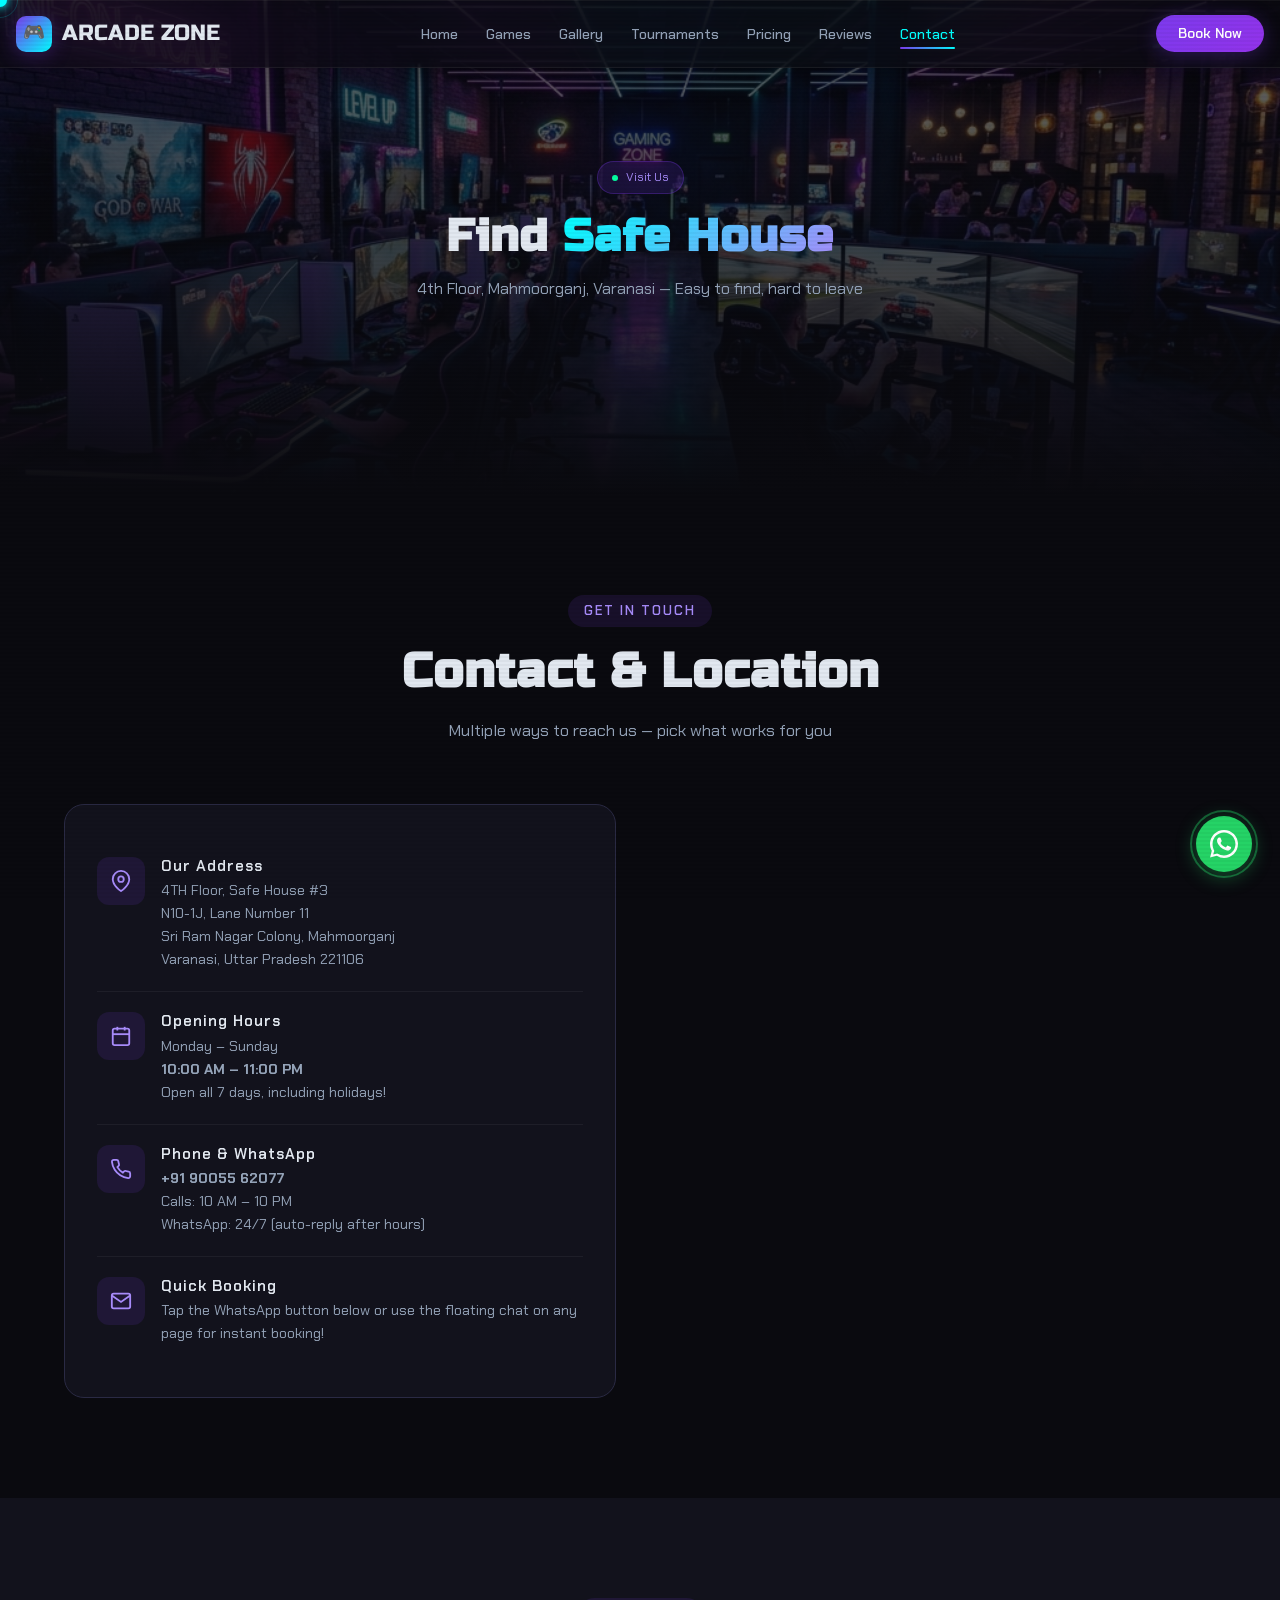
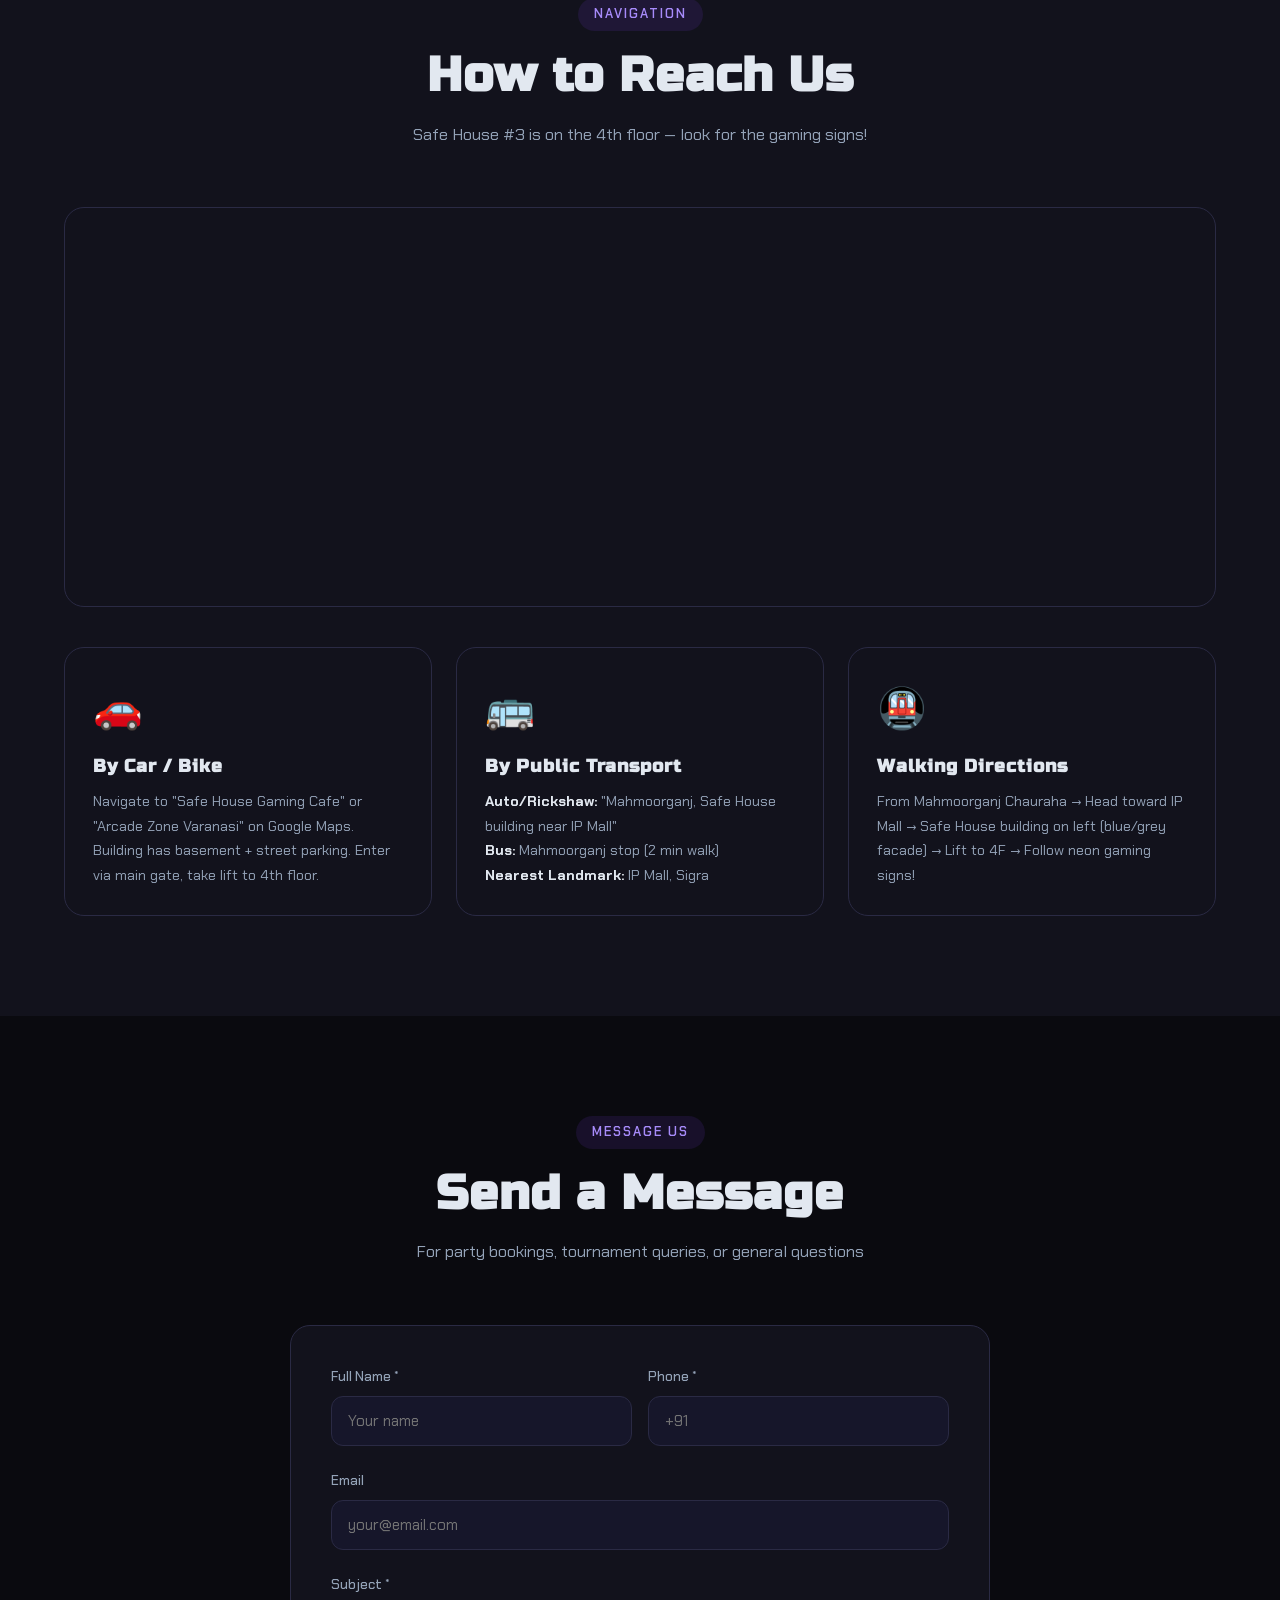
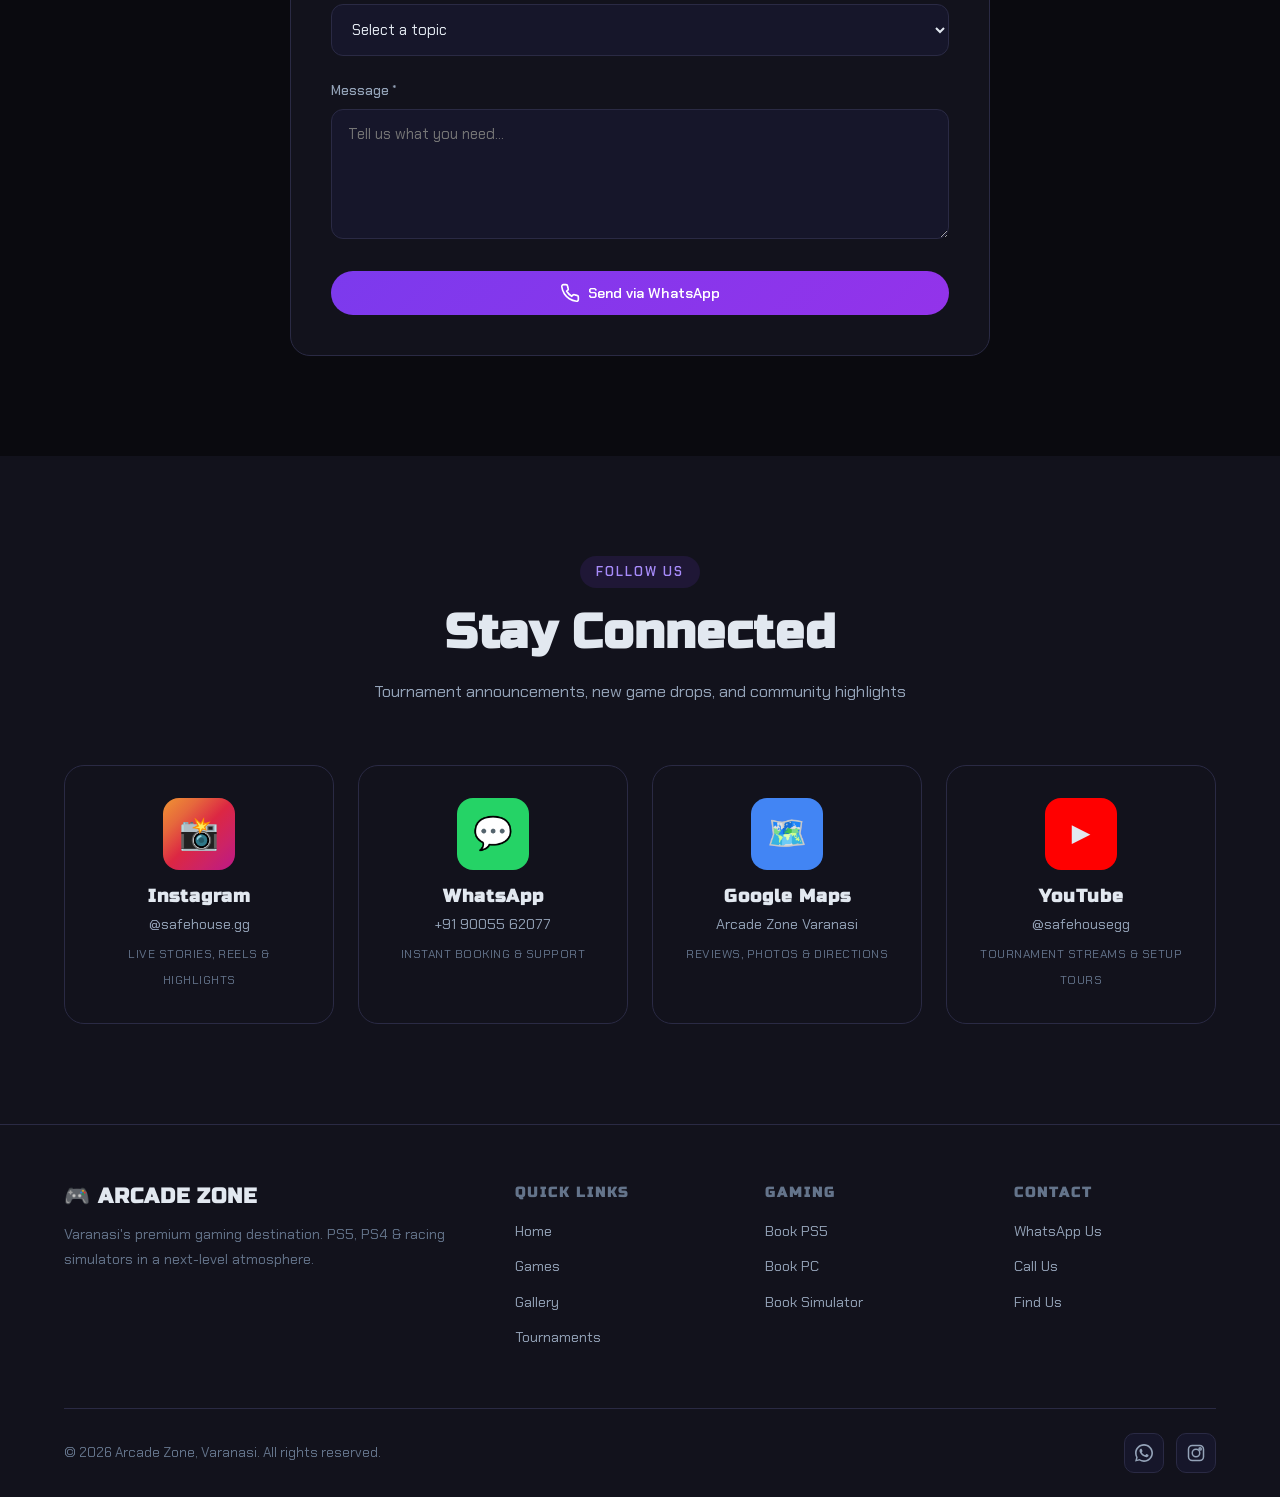
<file: contact.html>
<!DOCTYPE html>
<html lang="en">
<head>
<meta charset="UTF-8">
<meta name="viewport" content="width=device-width,initial-scale=1">
<title>Contact - Arcade Zone | Safe House Gaming Cafe</title>
<meta name="description" content="Visit Arcade Zone at Safe House Gaming Cafe, 4th Floor, Safe House #3, N10-1J, Lane 11, Sri Ram Nagar Colony, Mahmoorganj, Varanasi 221106. Call/WhatsApp: +91 90055 62077">
<link rel="stylesheet" href="styles.css">
<link rel="stylesheet" href="animations.css">
<link rel="icon" href="data:image/svg+xml,<svg xmlns='http://www.w3.org/2000/svg' viewBox='0 0 100 100'><text y='.9em' font-size='90'>🎮</text></svg>">
</head>
<body>
<div class="cursor" id="customCursor"></div>
<div class="cursor-trail" id="customTrail"></div>

<!-- NAVBAR -->
<nav class="navbar" id="navbar" style="transition:all .3s cubic-bezier(.4,0,.2,1)">
<a href="index.html" class="nav-logo"><div class="logo-icon">🎮</div>ARCADE ZONE</a>
<ul class="nav-links" id="navLinks">
<li><a href="index.html">Home</a></li>
<li><a href="games.html">Games</a></li>
<li><a href="gallery.html">Gallery</a></li>
<li><a href="tournaments.html">Tournaments</a></li>
<li><a href="pricing.html">Pricing</a></li>
<li><a href="reviews.html">Reviews</a></li>
<li><a href="contact.html" class="active">Contact</a></li>
</ul>
<button class="nav-cta" onclick="openBooking()">Book Now</button>
<button class="hamburger" id="hamburger" onclick="toggleNav()" aria-label="Menu">
<span></span><span></span><span></span>
</button>
</nav>

<!-- PAGE HERO -->
<section class="page-hero">
<div class="page-hero-bg"><img src="images/arcade-hero.png" alt="Arcade Zone Gaming"></div>
<div class="page-hero-overlay"></div>
<div class="container">
<div class="page-hero-content animate-on-scroll">
<div class="page-hero-badge"><span class="pulse"></span> Visit Us</div>
<h1>Find <span class="highlight">Safe House</span></h1>
<p>4th Floor, Mahmoorganj, Varanasi — Easy to find, hard to leave</p>
</div>
</div>
</section>

<!-- CONTACT INFO -->
<section class="games-section">
<div class="container">
<div class="section-header animate-on-scroll">
<span class="section-tag">Get in Touch</span>
<h2 class="section-title">Contact & Location</h2>
<p class="section-subtitle">Multiple ways to reach us — pick what works for you</p>
</div>
<div class="contact-grid">
<div class="contact-info-card animate-on-scroll">
<div class="contact-item">
<div class="contact-icon"><svg viewBox="0 0 24 24" fill="none" stroke="currentColor" stroke-width="2"><path d="M21 10c0 7-9 13-9 13s-9-6-9-13a9 9 0 0 1 18 0z"/><circle cx="12" cy="10" r="3"/></svg></div>
<div class="contact-details">
<h4>Our Address</h4>
<p>4TH Floor, Safe House #3<br>N10-1J, Lane Number 11<br>Sri Ram Nagar Colony, Mahmoorganj<br>Varanasi, Uttar Pradesh 221106</p>
</div>
</div>
<div class="contact-item">
<div class="contact-icon"><svg viewBox="0 0 24 24" fill="none" stroke="currentColor" stroke-width="2"><rect x="3" y="4" width="18" height="18" rx="2" ry="2"/><line x1="16" y1="2" x2="16" y2="6"/><line x1="8" y1="2" x2="8" y2="6"/><line x1="3" y1="10" x2="21" y2="10"/></svg></div>
<div class="contact-details">
<h4>Opening Hours</h4>
<p>Monday – Sunday<br><strong>10:00 AM – 11:00 PM</strong><br>Open all 7 days, including holidays!</p>
</div>
</div>
<div class="contact-item">
<div class="contact-icon"><svg viewBox="0 0 24 24" fill="none" stroke="currentColor" stroke-width="2"><path d="M22 16.92v3a2 2 0 0 1-2.18 2 19.79 19.79 0 0 1-8.63-3.07 19.5 19.5 0 0 1-6-6 19.79 19.79 0 0 1-3.07-8.67A2 2 0 0 1 4.11 2h3a2 2 0 0 1 2 1.72c.127.96.361 1.903.7 2.81a2 2 0 0 1-.45 2.11L8.09 9.91a16 16 0 0 0 6 6l1.27-1.27a2 2 0 0 1 2.11-.45c.907.339 1.85.573 2.81.7A2 2 0 0 1 22 16.92z"/></svg></div>
<div class="contact-details">
<h4>Phone & WhatsApp</h4>
<p><strong>+91 90055 62077</strong><br>Calls: 10 AM – 10 PM<br>WhatsApp: 24/7 (auto-reply after hours)</p>
</div>
</div>
<div class="contact-item">
<div class="contact-icon"><svg viewBox="0 0 24 24" fill="none" stroke="currentColor" stroke-width="2"><path d="M4 4h16c1.1 0 2 .9 2 2v12c0 1.1-.9 2-2 2H4c-1.1 0-2-.9-2-2V6c0-1.1.9-2 2-2z"/><polyline points="22,6 12,13 2,6"/></svg></div>
<div class="contact-details">
<h4>Quick Booking</h4>
<p>Tap the WhatsApp button below or use the floating chat on any page for instant booking!</p>
</div>
</div>
</div>
</div>
</section>

<!-- MAP & DIRECTIONS -->
<section class="games-section" style="background:var(--bg-card)">
<div class="container">
<div class="section-header animate-on-scroll">
<span class="section-tag">Navigation</span>
<h2 class="section-title">How to Reach Us</h2>
<p class="section-subtitle">Safe House #3 is on the 4th floor — look for the gaming signs!</p>
</div>
<div class="map-container animate-on-scroll">
<iframe src="https://www.google.com/maps/embed?pb=!1m18!1m12!1m3!1d3569.5!2d82.99!3d25.32!2m3!1f0!2f0!3f0!3m2!1i1024!2i768!4f13.1!3m3!1m2!1s0x398e33229b5318eb%3A0xd83e3315d8bd51e0!2s4TH%20Floor%2C%20Safe%20House%20%233%2C%20N10-1J%2C%20Lane%20Number%2011%2C%20Sri%20Ram%20Nagar%20Colony%2C%20Mahmoorganj%2C%20Varanasi%2C%20Uttar%20Pradesh%20221106!5e0!3m2!1sen!2sin!4v1" allowfullscreen loading="lazy" title="Arcade Zone Location at Safe House Gaming Cafe"></iframe>
</div>
<div class="directions-grid">
<div class="direction-card animate-on-scroll">
<div class="direction-icon">🚗</div>
<h3>By Car / Bike</h3>
<p>Navigate to "Safe House Gaming Cafe" or "Arcade Zone Varanasi" on Google Maps. Building has basement + street parking. Enter via main gate, take lift to 4th floor.</p>
</div>
<div class="direction-card animate-on-scroll">
<div class="direction-icon">🚌</div>
<h3>By Public Transport</h3>
<p><strong>Auto/Rickshaw:</strong> "Mahmoorganj, Safe House building near IP Mall"<br><strong>Bus:</strong> Mahmoorganj stop (2 min walk)<br><strong>Nearest Landmark:</strong> IP Mall, Sigra</p>
</div>
<div class="direction-card animate-on-scroll">
<div class="direction-icon">🚇</div>
<h3>Walking Directions</h3>
<p>From Mahmoorganj Chauraha → Head toward IP Mall → Safe House building on left (blue/grey facade) → Lift to 4F → Follow neon gaming signs!</p>
</div>
</div>
</div>
</section>

<!-- CONTACT FORM -->
<section class="games-section">
<div class="container">
<div class="section-header animate-on-scroll">
<span class="section-tag">Message Us</span>
<h2 class="section-title">Send a Message</h2>
<p class="section-subtitle">For party bookings, tournament queries, or general questions</p>
</div>
<div class="contact-form-card animate-on-scroll">
<form id="contactForm" onsubmit="submitContact(event)">
<div class="form-row">
<div class="form-group">
<label for="contactName">Full Name *</label>
<input type="text" id="contactName" required placeholder="Your name">
</div>
<div class="form-group">
<label for="contactPhone">Phone *</label>
<input type="tel" id="contactPhone" required placeholder="+91">
</div>
</div>
<div class="form-group">
<label for="contactEmail">Email</label>
<input type="email" id="contactEmail" placeholder="your@email.com">
</div>
<div class="form-group">
<label for="contactSubject">Subject *</label>
<select id="contactSubject" required>
<option value="">Select a topic</option>
<option value="booking">Booking & Reservations</option>
<option value="tournament">Tournament Registration</option>
<option value="party">Birthday / Private Party</option>
<option value="corporate">Corporate / College Event</option>
<option value="feedback">Feedback / Complaint</option>
<option value="other">Other</option>
</select>
</div>
<div class="form-group">
<label for="contactMessage">Message *</label>
<textarea id="contactMessage" rows="5" required placeholder="Tell us what you need..."></textarea>
</div>
<button type="submit" class="btn-primary" style="width:100%;justify-content:center"><svg width="20" height="20" viewBox="0 0 24 24" fill="none" stroke="currentColor" stroke-width="2"><path d="M22 16.92v3a2 2 0 0 1-2.18 2 19.79 19.79 0 0 1-8.63-3.07 19.5 19.5 0 0 1-6-6 19.79 19.79 0 0 1-3.07-8.67A2 2 0 0 1 4.11 2h3a2 2 0 0 1 2 1.72c.127.96.361 1.903.7 2.81a2 2 0 0 1-.45 2.11L8.09 9.91a16 16 0 0 0 6 6l1.27-1.27a2 2 0 0 1 2.11-.45c.907.339 1.85.573 2.81.7A2 2 0 0 1 22 16.92z"/></svg> Send via WhatsApp</button>
</form>
</div>
</div>
</section>

<!-- SOCIAL & QUICK ACTIONS -->
<section class="games-section" style="background:var(--bg-card)">
<div class="container">
<div class="section-header animate-on-scroll">
<span class="section-tag">Follow Us</span>
<h2 class="section-title">Stay Connected</h2>
<p class="section-subtitle">Tournament announcements, new game drops, and community highlights</p>
</div>
<div class="social-grid">
<a href="https://instagram.com/safehouse.gg" target="_blank" class="social-card animate-on-scroll">
<div class="social-card-icon" style="background:linear-gradient(135deg,#f09433,#e6683c,#dc2743,#cc2366,#bc1888)">📸</div>
<h3>Instagram</h3>
<p>@safehouse.gg</p>
<span>Live stories, reels & highlights</span>
</a>
<a href="https://wa.me/919005562077" target="_blank" class="social-card animate-on-scroll">
<div class="social-card-icon" style="background:#25D366">💬</div>
<h3>WhatsApp</h3>
<p>+91 90055 62077</p>
<span>Instant booking & support</span>
</a>
<a href="https://www.google.com/maps/place/SAFE+HOUSE/@25.3200,82.9900,17z/data=!4m8!3m7!1s0x398e33229b5318eb:0xd83e3315d8bd51e0!8m2!3d25.3200!4d82.9900!9m1!1b1!16s%2Fg%2F11c5x5v5k5?entry=ttu" target="_blank" class="social-card animate-on-scroll">
<div class="social-card-icon" style="background:#4285F4">🗺️</div>
<h3>Google Maps</h3>
<p>Arcade Zone Varanasi</p>
<span>Reviews, photos & directions</span>
</a>
<a href="https://youtube.com/@safehousegg" target="_blank" class="social-card animate-on-scroll">
<div class="social-card-icon" style="background:#FF0000">▶️</div>
<h3>YouTube</h3>
<p>@safehousegg</p>
<span>Tournament streams & setup tours</span>
</a>
</div>
</div>
</section>

<!-- FOOTER -->
<footer class="footer">
<div class="container">
<div class="footer-grid">
<div class="footer-brand">
<h3>🎮 ARCADE ZONE</h3>
<p>Varanasi's premium gaming destination. PS5, PS4 & racing simulators in a next-level atmosphere.</p>
</div>
<div class="footer-col"><h4>Quick Links</h4><ul><li><a href="index.html">Home</a></li><li><a href="games.html">Games</a></li><li><a href="gallery.html">Gallery</a></li><li><a href="tournaments.html">Tournaments</a></li></ul></div>
<div class="footer-col"><h4>Gaming</h4><ul><li><a href="#" onclick="openBooking('ps5')">Book PS5</a></li><li><a href="#" onclick="openBooking('pc')">Book PC</a></li><li><a href="#" onclick="openBooking('sim')">Book Simulator</a></li></ul></div>
<div class="footer-col"><h4>Contact</h4><ul><li><a href="https://wa.me/919005562077" target="_blank">WhatsApp Us</a></li><li><a href="tel:+919005562077">Call Us</a></li><li><a href="contact.html">Find Us</a></li></ul></div>
</div>
<div class="footer-bottom">
<p>&copy; 2026 Arcade Zone, Varanasi. All rights reserved.</p>
<div class="social-links">
<a href="https://wa.me/919005562077" class="social-link" target="_blank" aria-label="WhatsApp"><svg viewBox="0 0 24 24" fill="currentColor"><path d="M17.472 14.382c-.297-.149-1.758-.867-2.03-.967-.273-.099-.471-.148-.67.15-.197.297-.767.966-.94 1.164-.173.199-.347.223-.644.075-.297-.15-1.255-.463-2.39-1.475-.883-.788-1.48-1.761-1.653-2.059-.173-.297-.018-.458.13-.606.134-.133.298-.347.446-.52.149-.174.198-.298.298-.497.099-.198.05-.371-.025-.52-.075-.149-.669-1.612-.916-2.207-.242-.579-.487-.5-.669-.51-.173-.008-.371-.01-.57-.01-.198 0-.52.074-.792.372-.272.297-1.04 1.016-1.04 2.479 0 1.462 1.065 2.875 1.213 3.074.149.198 2.096 3.2 5.077 4.487.709.306 1.262.489 1.694.625.712.227 1.36.195 1.871.118.571-.085 1.758-.719 2.006-1.413.248-.694.248-1.289.173-1.413-.074-.124-.272-.198-.57-.347z"/><path d="M12 0C5.373 0 0 5.373 0 12c0 2.127.555 4.126 1.528 5.867L.06 23.495l5.753-1.508A11.94 11.94 0 0 0 12 24c6.627 0 12-5.373 12-12S18.627 0 12 0zm0 21.82a9.78 9.78 0 0 1-5.445-1.472l-.39-.232-3.416.895.911-3.332-.255-.404A9.784 9.784 0 0 1 2.18 12c0-5.422 4.398-9.82 9.82-9.82 5.422 0 9.82 4.398 9.82 9.82 0 5.422-4.398 9.82-9.82 9.82z"/></svg></a>
<a href="https://instagram.com/safehouse.gg" class="social-link" target="_blank" aria-label="Instagram"><svg viewBox="0 0 24 24" fill="none" stroke="currentColor" stroke-width="2"><rect x="2" y="2" width="20" height="20" rx="5"/><circle cx="12" cy="12" r="5"/><circle cx="17.5" cy="6.5" r="1.5"/></svg></a>
</div>
</div>
</div>
</footer>

<!-- BOOKING MODAL -->
<div class="booking-overlay" id="bookingOverlay">
<div class="booking-modal">
<div class="booking-header"><h2>Book Your Session</h2><button class="booking-close" onclick="closeBooking()" aria-label="Close">&times;</button></div>
<div class="booking-steps"><div class="step-indicator active" id="step1ind"></div><div class="step-indicator" id="step2ind"></div><div class="step-indicator" id="step3ind"></div><div class="step-indicator" id="step4ind"></div><div class="step-indicator" id="step5ind"></div></div>
<div class="booking-body">
<div class="booking-step active" id="bookStep1">
<h3 style="margin-bottom:16px;font-family:var(--font-body);font-weight:600">Select Package</h3>
<div class="package-options">
<label class="package-option" onclick="selectPackage(this,'PlayStation 5',150,'ps5')"><input type="radio" name="package" value="ps5"><div class="package-radio"></div><div class="package-info"><h4>PlayStation 5</h4><p>Next-gen console</p></div><div class="package-price">₹150/hr</div></label>
<label class="package-option" onclick="selectPackage(this,'PlayStation 4',80,'ps4')"><input type="radio" name="package" value="ps4"><div class="package-radio"></div><div class="package-info"><h4>PlayStation 4</h4><p>Classic gaming</p></div><div class="package-price">₹80/hr</div></label>
<label class="package-option" onclick="selectPackage(this,'Driving Simulator',150,'sim')"><input type="radio" name="package" value="sim"><div class="package-radio"></div><div class="package-info"><h4>Driving Simulator</h4><p>Racing thrills</p></div><div class="package-price">₹150/30m</div></label>
<label class="package-option" onclick="selectPackage(this,'PC Gaming Station',120,'pc')"><input type="radio" name="package" value="pc"><div class="package-radio"></div><div class="package-info"><h4>PC Gaming Station</h4><p>RTX 4080/4090 • 240Hz</p></div><div class="package-price">₹120/hr</div></label>
</div>
<div class="booking-nav"><button class="btn-primary" onclick="nextStep(2)" style="width:100%;justify-content:center">Next →</button></div>
</div>
<div class="booking-step" id="bookStep2">
<h3 style="margin-bottom:16px;font-family:var(--font-body);font-weight:600">Date & Time</h3>
<div class="form-group"><label for="bookDate">Select Date *</label><input type="date" id="bookDate" required></div>
<div class="slot-status" id="slotStatus"></div>
<div class="form-row">
<div class="form-group"><label for="bookTime">Time Slot *</label><select id="bookTime"><option value="">Choose a time</option><option value="10:00 AM">10:00 AM</option><option value="11:00 AM">11:00 AM</option><option value="12:00 PM">12:00 PM</option><option value="1:00 PM">1:00 PM</option><option value="2:00 PM">2:00 PM</option><option value="3:00 PM">3:00 PM</option><option value="4:00 PM">4:00 PM</option><option value="5:00 PM">5:00 PM</option><option value="6:00 PM">6:00 PM</option><option value="7:00 PM">7:00 PM</option><option value="8:00 PM">8:00 PM</option><option value="9:00 PM">9:00 PM</option><option value="10:00 PM">10:00 PM</option></select></div>
<div class="form-group"><label for="bookDuration">Duration *</label><select id="bookDuration"><option value="1">1 Hour</option><option value="2">2 Hours</option><option value="3">3 Hours</option><option value="4">4 Hours</option></select></div>
</div>
<div class="form-group"><label for="bookPlayers">Number of Players *</label><select id="bookPlayers"><option value="1">1 Player</option><option value="2">2 Players</option><option value="3">3 Players</option><option value="4">4 Players</option></select></div>
<div class="booking-nav"><button class="btn-secondary" onclick="prevStep(1)">← Back</button><button class="btn-primary" onclick="nextStep(3)">Next →</button></div>
</div>
<div class="booking-step" id="bookStep3">
<h3 style="margin-bottom:16px;font-family:var(--font-body);font-weight:600">Your Details</h3>
<div class="form-group"><label for="bookName">Full Name *</label><input type="text" inputmode="text" autocomplete="name" id="bookName" placeholder="Enter your name" required></div>
<div class="form-row">
<div class="form-group"><label for="bookPhone">Phone *</label><input type="tel" inputmode="tel" id="bookPhone" placeholder="+91" required></div>
<div class="form-group"><label for="bookEmail">Email</label><input type="email" inputmode="email" id="bookEmail" placeholder="Optional"></div>
</div>
<div class="form-group"><label for="bookNotes">Special Requests</label><input type="text" id="bookNotes" placeholder="Birthday party, group event, etc."></div>
<div class="booking-nav"><button class="btn-secondary" onclick="prevStep(2)">← Back</button><button class="btn-primary" onclick="nextStep(4)">Next →</button></div>
</div>
<div class="booking-step" id="bookStep4">
<h3 style="margin-bottom:16px;font-family:var(--font-body);font-weight:600">Payment</h3>
<div class="payment-info" style="background:var(--bg-card);border:1px solid var(--border);border-radius:12px;padding:20px;margin-bottom:20px">
<div style="display:flex;align-items:center;gap:12px;margin-bottom:12px"><svg viewBox="0 0 24 24" fill="none" stroke="currentColor" stroke-width="2" style="width:24px;height:24px;color:var(--neon-green)"><path d="M12 22s8-4 8-10V5l-8-3-8 3v7c0 6 8 10 8 10z"/><line x1="12" y1="11" x2="12" y2="16"/><line x1="8" y1="16" x2="16" y2="16"/></svg><span style="font-weight:600;font-size:1.1rem">Payment Details</span></div>
<div style="margin-bottom:12px"><strong>UPI ID:</strong> <code id="upiId" style="background:var(--bg);padding:4px 8px;border-radius:4px;font-family:monospace">arcadezone@upi</code> <button class="btn-secondary" onclick="copyUPI()" style="font-size:0.75rem;padding:4px 10px;margin-left:8px">Copy</button></div>
<div style="margin-bottom:12px"><strong>Amount to Pay:</strong> <span id="paymentAmount" style="color:var(--neon-green);font-weight:700;font-size:1rem">₹0</span></div>
<p style="color:var(--text-muted);font-size:0.85rem;margin:0">After payment, upload a screenshot of the transaction below.</p>
</div>
<div class="form-group">
<label for="paymentScreenshot">Payment Screenshot *</label>
<input type="file" id="paymentScreenshot" accept=".jpg,.jpeg,.png" required>
<p class="file-hint" style="color:var(--text-muted);font-size:0.8rem;margin-top:6px">Accepted: JPG, JPEG, PNG (max 5MB)</p>
</div>
<div class="file-preview" id="screenshotPreview" style="display:none;margin-top:12px"></div>
<div class="booking-nav"><button class="btn-secondary" onclick="prevStep(3)">← Back</button><button class="btn-primary" onclick="nextStep(5)" id="paymentNextBtn" disabled>Review Booking →</button></div>
</div>
<div class="booking-step" id="bookStep5">
<h3 style="margin-bottom:16px;font-family:var(--font-body);font-weight:600">Booking Summary</h3>
<div class="booking-summary" id="bookingSummary"></div>
<div class="booking-nav" style="margin-top:20px"><button class="btn-secondary" onclick="prevStep(4)">← Back</button><button class="btn-primary" onclick="submitBooking()" style="background:linear-gradient(135deg,#25D366,#128C7E)">📱 Confirm & Send via WhatsApp</button></div>
</div>
<div class="booking-step" id="bookStepSuccess">
<div class="booking-success">
<div class="success-icon"><svg viewBox="0 0 24 24" fill="none" stroke="currentColor" stroke-width="2"><polyline points="20 6 9 17 4 12"/></svg></div>
<h3>Booking Confirmed!</h3>
<p>Your booking details have been sent to Arcade Zone via WhatsApp.</p>
<p style="color:var(--neon-green);font-weight:600;margin-top:12px">The owner will confirm your slot shortly!</p>
<button class="btn-primary" onclick="closeBooking()" style="margin-top:24px">Done ✓</button>
</div>
</div>
</div>
</div>
</div>

<!-- WHATSAPP FLOAT -->
<a href="https://wa.me/919005562077?text=Hi!%20I'd%20like%20to%20book%20a%20gaming%20session%20at%20Arcade%20Zone." class="whatsapp-float" target="_blank" aria-label="Chat on WhatsApp">
<svg viewBox="0 0 24 24" fill="currentColor"><path d="M17.472 14.382c-.297-.149-1.758-.867-2.03-.967-.273-.099-.471-.148-.67.15-.197.297-.767.966-.94 1.164-.173.199-.347.223-.644.075-.297-.15-1.255-.463-2.39-1.475-.883-.788-1.48-1.761-1.653-2.059-.173-.297-.018-.458.13-.606.134-.133.298-.347.446-.52.149-.174.198-.298.298-.497.099-.198.05-.371-.025-.52-.075-.149-.669-1.612-.916-2.207-.242-.579-.487-.5-.669-.51-.173-.008-.371-.01-.57-.01-.198 0-.52.074-.792.372-.272.297-1.04 1.016-1.04 2.479 0 1.462 1.065 2.875 1.213 3.074.149.198 2.096 3.2 5.077 4.487.709.306 1.262.489 1.694.625.712.227 1.36.195 1.871.118.571-.085 1.758-.719 2.006-1.413.248-.694.248-1.289.173-1.413-.074-.124-.272-.198-.57-.347z"/><path d="M12 0C5.373 0 0 5.373 0 12c0 2.127.555 4.126 1.528 5.867L.06 23.495l5.753-1.508A11.94 11.94 0 0 0 12 24c6.627 0 12-5.373 12-12S18.627 0 12 0zm0 21.82a9.78 9.78 0 0 1-5.445-1.472l-.39-.232-3.416.895.911-3.332-.255-.404A9.784 9.784 0 0 1 2.18 12c0-5.422 4.398-9.82 9.82-9.82 5.422 0 9.82 4.398 9.82 9.82 0 5.422-4.398 9.82-9.82 9.82z"/></svg>
</a>

<script src="app.js"></script>
<script src="animations.js"></script>
<script>
function submitContact(e) {
  e.preventDefault();
  const name = document.getElementById('contactName').value;
  const phone = document.getElementById('contactPhone').value;
  const email = document.getElementById('contactEmail').value;
  const subject = document.getElementById('contactSubject').value;
  const message = document.getElementById('contactMessage').value;
  
  const whatsappMsg = `📩 *NEW CONTACT FORM - ARCADE ZONE*\n\n👤 *Name:* ${name}\n📞 *Phone:* ${phone}\n${email ? `📧 *Email:* ${email}\n` : ''}📋 *Subject:* ${subject}\n\n💬 *Message:*\n${message}\n\n---\nSent via ArcadeZone.com Contact Form`;
  
  const url = `https://wa.me/919005562077?text=${encodeURIComponent(whatsappMsg)}`;
  window.open(url, '_blank');
}
</script>
</body>
</html>
</file>
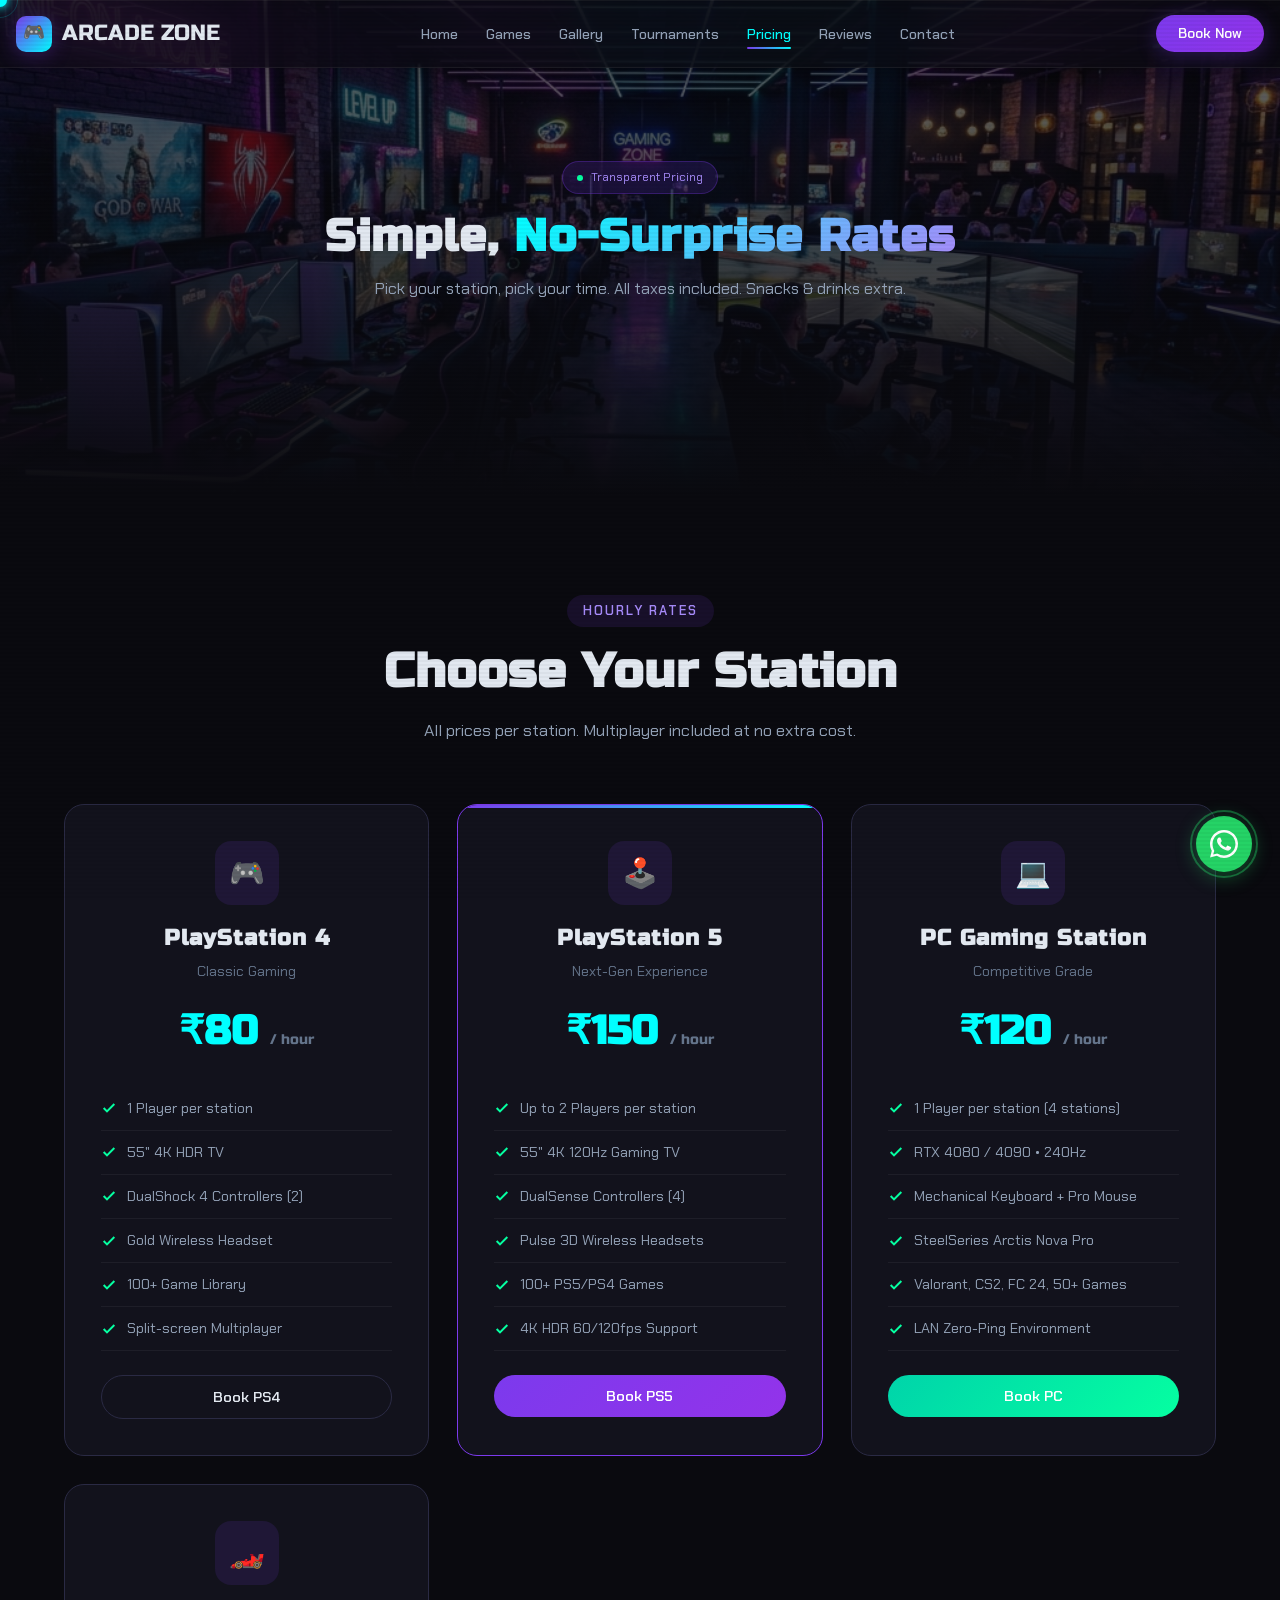
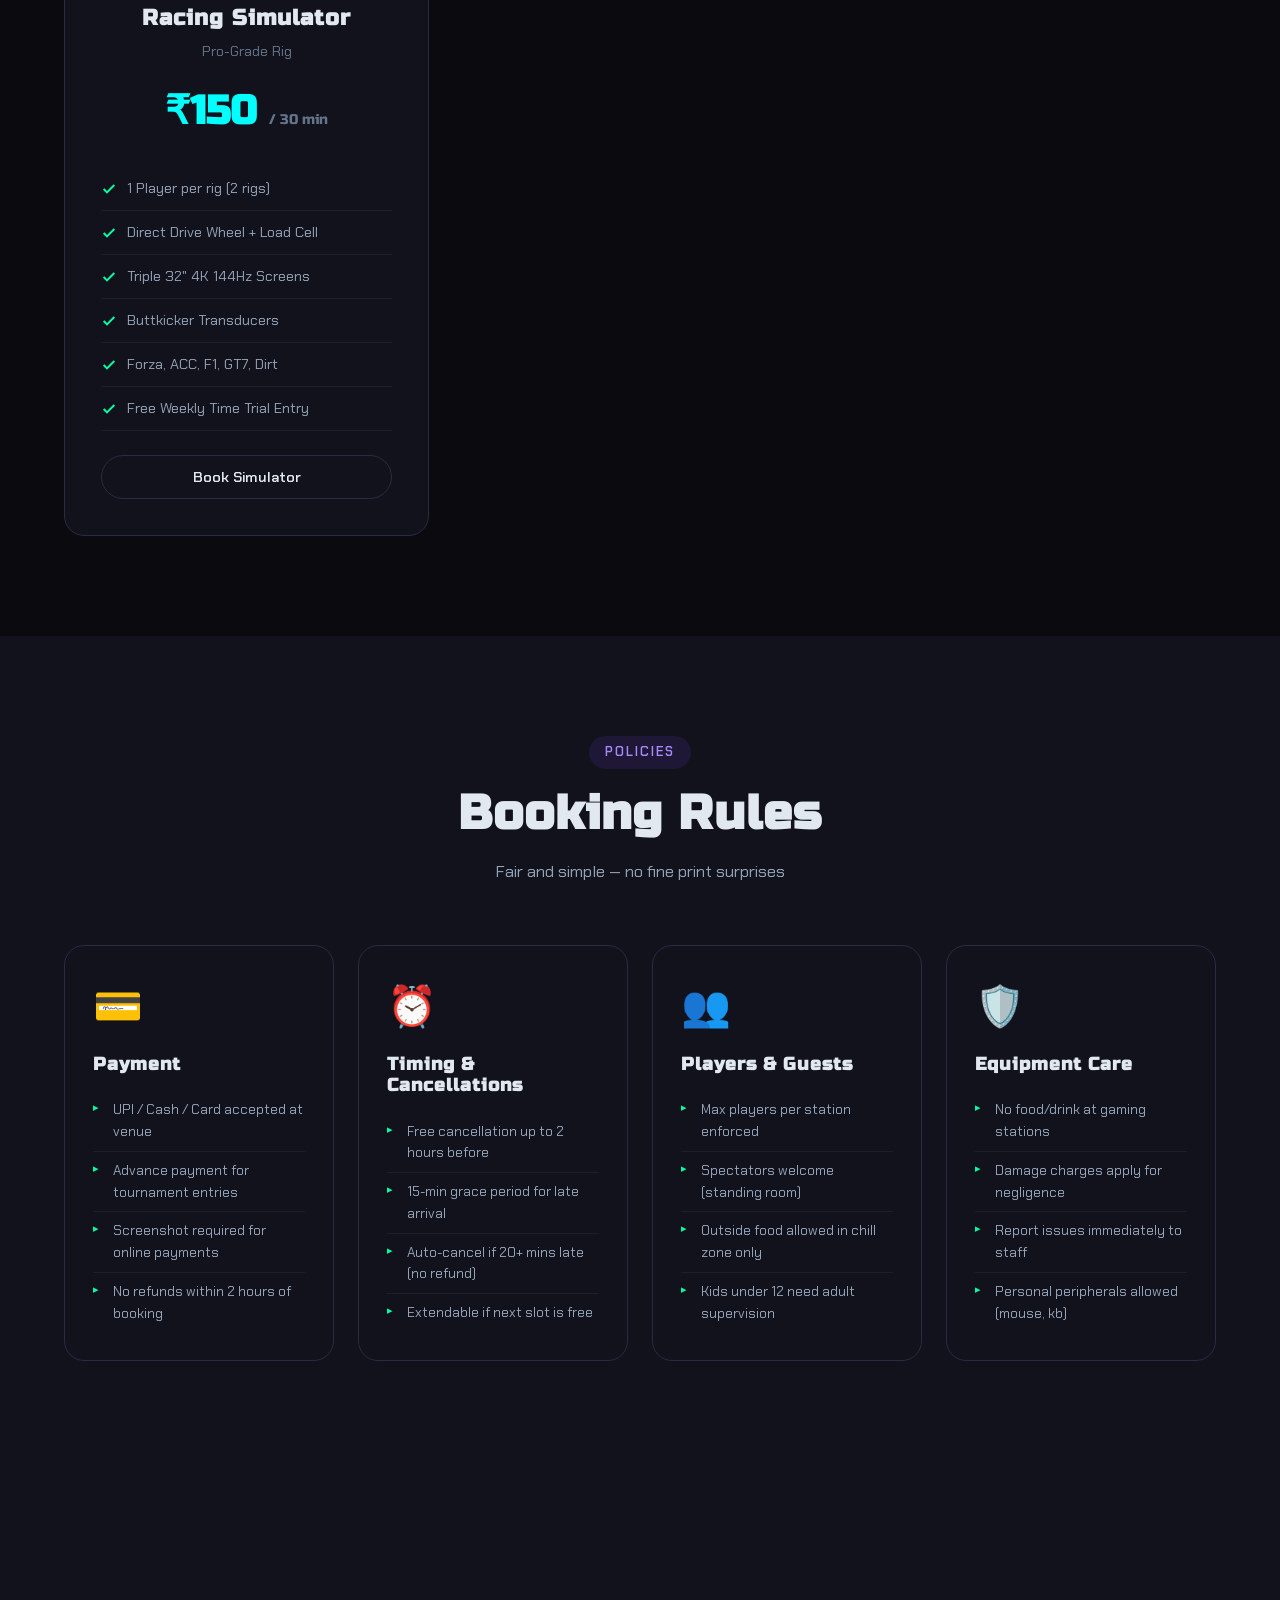
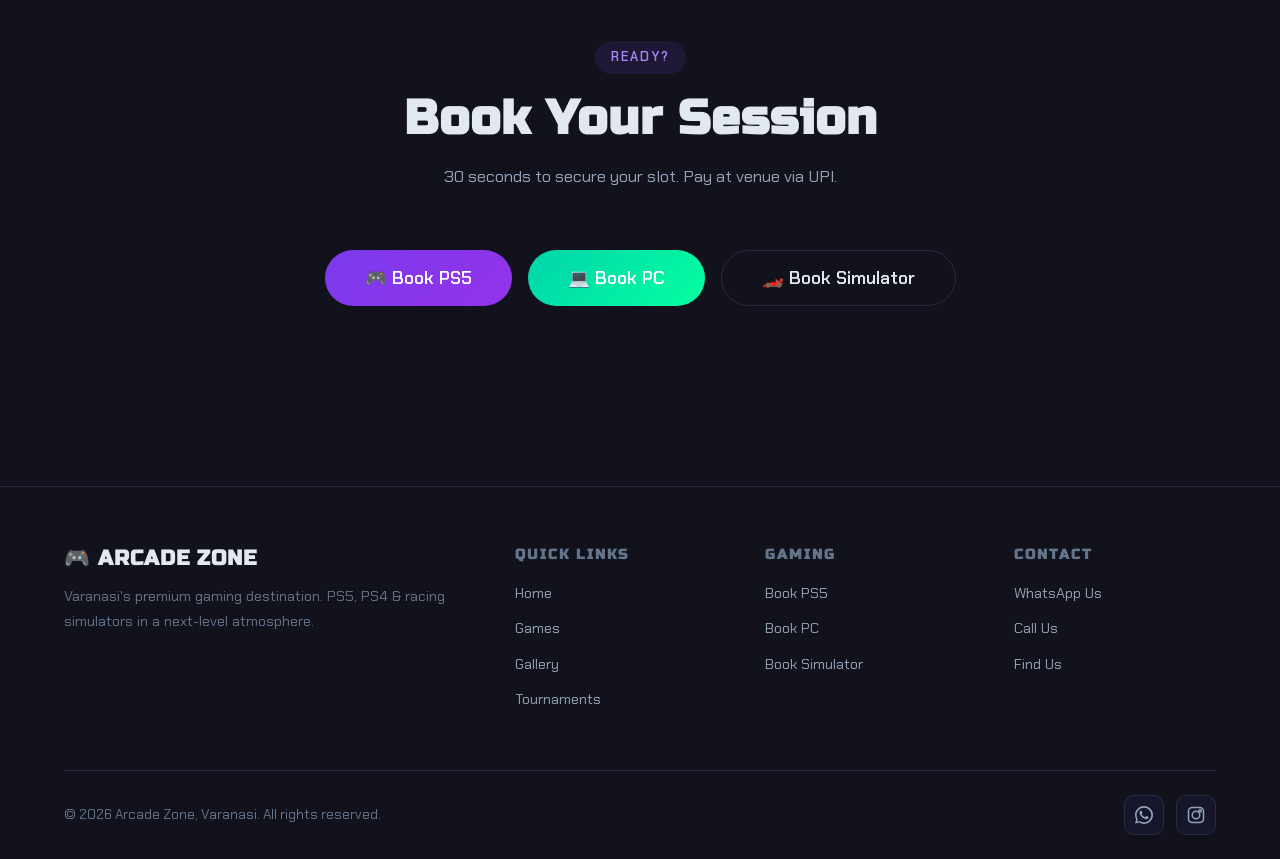
<file: pricing.html>
<!DOCTYPE html>
<html lang="en">
<head>
<meta charset="UTF-8">
<meta name="viewport" content="width=device-width,initial-scale=1">
<title>Pricing - Arcade Zone | Safe House Gaming Cafe</title>
<meta name="description" content="Simple, affordable pricing at Arcade Zone, Safe House Varanasi. PS5 ₹150/hr, PS4 ₹80/hr, PC ₹120/hr, Racing Sim ₹150/30min. No hidden charges.">
<link rel="stylesheet" href="styles.css">
<link rel="stylesheet" href="animations.css">
<link rel="icon" href="data:image/svg+xml,<svg xmlns='http://www.w3.org/2000/svg' viewBox='0 0 100 100'><text y='.9em' font-size='90'>🎮</text></svg>">
</head>
<body>
<div class="cursor" id="customCursor"></div>
<div class="cursor-trail" id="customTrail"></div>

<!-- NAVBAR -->
<nav class="navbar" id="navbar" style="transition:all .3s cubic-bezier(.4,0,.2,1)">
<a href="index.html" class="nav-logo"><div class="logo-icon">🎮</div>ARCADE ZONE</a>
<ul class="nav-links" id="navLinks">
<li><a href="index.html">Home</a></li>
<li><a href="games.html">Games</a></li>
<li><a href="gallery.html">Gallery</a></li>
<li><a href="tournaments.html">Tournaments</a></li>
<li><a href="pricing.html" class="active">Pricing</a></li>
<li><a href="reviews.html">Reviews</a></li>
<li><a href="contact.html">Contact</a></li>
</ul>
<button class="nav-cta" onclick="openBooking()">Book Now</button>
<button class="hamburger" id="hamburger" onclick="toggleNav()" aria-label="Menu">
<span></span><span></span><span></span>
</button>
</nav>

<!-- PAGE HERO -->
<section class="page-hero">
<div class="page-hero-bg"><img src="images/arcade-hero.png" alt="Arcade Zone Gaming"></div>
<div class="page-hero-overlay"></div>
<div class="container">
<div class="page-hero-content animate-on-scroll">
<div class="page-hero-badge"><span class="pulse"></span> Transparent Pricing</div>
<h1>Simple, <span class="highlight">No-Surprise Rates</span></h1>
<p>Pick your station, pick your time. All taxes included. Snacks & drinks extra.</p>
</div>
</div>
</section>

<!-- PRICING CARDS -->
<section class="games-section">
<div class="container">
<div class="section-header animate-on-scroll">
<span class="section-tag">Hourly Rates</span>
<h2 class="section-title">Choose Your Station</h2>
<p class="section-subtitle">All prices per station. Multiplayer included at no extra cost.</p>
</div>
<div class="pricing-grid">
<div class="pricing-card animate-on-scroll">
<div class="pricing-icon">🎮</div>
<h3>PlayStation 4</h3>
<p style="color:var(--text-muted);font-size:0.9rem">Classic Gaming</p>
<div class="price">₹80 <span>/ hour</span></div>
<ul class="pricing-features">
<li><svg width="16" height="16" viewBox="0 0 24 24" fill="none" stroke="currentColor" stroke-width="3"><polyline points="20 6 9 17 4 12"/></svg> 1 Player per station</li>
<li><svg width="16" height="16" viewBox="0 0 24 24" fill="none" stroke="currentColor" stroke-width="3"><polyline points="20 6 9 17 4 12"/></svg> 55" 4K HDR TV</li>
<li><svg width="16" height="16" viewBox="0 0 24 24" fill="none" stroke="currentColor" stroke-width="3"><polyline points="20 6 9 17 4 12"/></svg> DualShock 4 Controllers (2)</li>
<li><svg width="16" height="16" viewBox="0 0 24 24" fill="none" stroke="currentColor" stroke-width="3"><polyline points="20 6 9 17 4 12"/></svg> Gold Wireless Headset</li>
<li><svg width="16" height="16" viewBox="0 0 24 24" fill="none" stroke="currentColor" stroke-width="3"><polyline points="20 6 9 17 4 12"/></svg> 100+ Game Library</li>
<li><svg width="16" height="16" viewBox="0 0 24 24" fill="none" stroke="currentColor" stroke-width="3"><polyline points="20 6 9 17 4 12"/></svg> Split-screen Multiplayer</li>
</ul>
<button class="btn-secondary" style="width:100%;justify-content:center" onclick="openBooking('ps4')">Book PS4</button>
</div>
<div class="pricing-card featured animate-on-scroll">
<div class="pricing-icon">🕹️</div>
<h3>PlayStation 5</h3>
<p style="color:var(--text-muted);font-size:0.9rem">Next-Gen Experience</p>
<div class="price">₹150 <span>/ hour</span></div>
<ul class="pricing-features">
<li><svg width="16" height="16" viewBox="0 0 24 24" fill="none" stroke="currentColor" stroke-width="3"><polyline points="20 6 9 17 4 12"/></svg> Up to 2 Players per station</li>
<li><svg width="16" height="16" viewBox="0 0 24 24" fill="none" stroke="currentColor" stroke-width="3"><polyline points="20 6 9 17 4 12"/></svg> 55" 4K 120Hz Gaming TV</li>
<li><svg width="16" height="16" viewBox="0 0 24 24" fill="none" stroke="currentColor" stroke-width="3"><polyline points="20 6 9 17 4 12"/></svg> DualSense Controllers (4)</li>
<li><svg width="16" height="16" viewBox="0 0 24 24" fill="none" stroke="currentColor" stroke-width="3"><polyline points="20 6 9 17 4 12"/></svg> Pulse 3D Wireless Headsets</li>
<li><svg width="16" height="16" viewBox="0 0 24 24" fill="none" stroke="currentColor" stroke-width="3"><polyline points="20 6 9 17 4 12"/></svg> 100+ PS5/PS4 Games</li>
<li><svg width="16" height="16" viewBox="0 0 24 24" fill="none" stroke="currentColor" stroke-width="3"><polyline points="20 6 9 17 4 12"/></svg> 4K HDR 60/120fps Support</li>
</ul>
<button class="btn-primary" style="width:100%;justify-content:center" onclick="openBooking('ps5')">Book PS5</button>
</div>
<div class="pricing-card animate-on-scroll">
<div class="pricing-icon">💻</div>
<h3>PC Gaming Station</h3>
<p style="color:var(--text-muted);font-size:0.9rem">Competitive Grade</p>
<div class="price">₹120 <span>/ hour</span></div>
<ul class="pricing-features">
<li><svg width="16" height="16" viewBox="0 0 24 24" fill="none" stroke="currentColor" stroke-width="3"><polyline points="20 6 9 17 4 12"/></svg> 1 Player per station (4 stations)</li>
<li><svg width="16" height="16" viewBox="0 0 24 24" fill="none" stroke="currentColor" stroke-width="3"><polyline points="20 6 9 17 4 12"/></svg> RTX 4080 / 4090 • 240Hz</li>
<li><svg width="16" height="16" viewBox="0 0 24 24" fill="none" stroke="currentColor" stroke-width="3"><polyline points="20 6 9 17 4 12"/></svg> Mechanical Keyboard + Pro Mouse</li>
<li><svg width="16" height="16" viewBox="0 0 24 24" fill="none" stroke="currentColor" stroke-width="3"><polyline points="20 6 9 17 4 12"/></svg> SteelSeries Arctis Nova Pro</li>
<li><svg width="16" height="16" viewBox="0 0 24 24" fill="none" stroke="currentColor" stroke-width="3"><polyline points="20 6 9 17 4 12"/></svg> Valorant, CS2, FC 24, 50+ Games</li>
<li><svg width="16" height="16" viewBox="0 0 24 24" fill="none" stroke="currentColor" stroke-width="3"><polyline points="20 6 9 17 4 12"/></svg> LAN Zero-Ping Environment</li>
</ul>
<button class="btn-primary" style="width:100%;justify-content:center;background:linear-gradient(135deg,#00d4aa,#05FFA1)" onclick="openBooking('pc')">Book PC</button>
</div>
<div class="pricing-card animate-on-scroll">
<div class="pricing-icon">🏎️</div>
<h3>Racing Simulator</h3>
<p style="color:var(--text-muted);font-size:0.9rem">Pro-Grade Rig</p>
<div class="price">₹150 <span>/ 30 min</span></div>
<ul class="pricing-features">
<li><svg width="16" height="16" viewBox="0 0 24 24" fill="none" stroke="currentColor" stroke-width="3"><polyline points="20 6 9 17 4 12"/></svg> 1 Player per rig (2 rigs)</li>
<li><svg width="16" height="16" viewBox="0 0 24 24" fill="none" stroke="currentColor" stroke-width="3"><polyline points="20 6 9 17 4 12"/></svg> Direct Drive Wheel + Load Cell</li>
<li><svg width="16" height="16" viewBox="0 0 24 24" fill="none" stroke="currentColor" stroke-width="3"><polyline points="20 6 9 17 4 12"/></svg> Triple 32" 4K 144Hz Screens</li>
<li><svg width="16" height="16" viewBox="0 0 24 24" fill="none" stroke="currentColor" stroke-width="3"><polyline points="20 6 9 17 4 12"/></svg> Buttkicker Transducers</li>
<li><svg width="16" height="16" viewBox="0 0 24 24" fill="none" stroke="currentColor" stroke-width="3"><polyline points="20 6 9 17 4 12"/></svg> Forza, ACC, F1, GT7, Dirt</li>
<li><svg width="16" height="16" viewBox="0 0 24 24" fill="none" stroke="currentColor" stroke-width="3"><polyline points="20 6 9 17 4 12"/></svg> Free Weekly Time Trial Entry</li>
</ul>
<button class="btn-secondary" style="width:100%;justify-content:center" onclick="openBooking('sim')">Book Simulator</button>
</div>
</div>
</div>
</section>

<!-- POLICIES -->
<section class="games-section" style="background:var(--bg-card)">
<div class="container">
<div class="section-header animate-on-scroll">
<span class="section-tag">Policies</span>
<h2 class="section-title">Booking Rules</h2>
<p class="section-subtitle">Fair and simple — no fine print surprises</p>
</div>
<div class="rules-grid">
<div class="rule-card animate-on-scroll">
<div class="rule-icon">💳</div>
<h3>Payment</h3>
<ul class="rule-list">
<li>UPI / Cash / Card accepted at venue</li>
<li>Advance payment for tournament entries</li>
<li>Screenshot required for online payments</li>
<li>No refunds within 2 hours of booking</li>
</ul>
</div>
<div class="rule-card animate-on-scroll">
<div class="rule-icon">⏰</div>
<h3>Timing & Cancellations</h3>
<ul class="rule-list">
<li>Free cancellation up to 2 hours before</li>
<li>15-min grace period for late arrival</li>
<li>Auto-cancel if 20+ mins late (no refund)</li>
<li>Extendable if next slot is free</li>
</ul>
</div>
<div class="rule-card animate-on-scroll">
<div class="rule-icon">👥</div>
<h3>Players & Guests</h3>
<ul class="rule-list">
<li>Max players per station enforced</li>
<li>Spectators welcome (standing room)</li>
<li>Outside food allowed in chill zone only</li>
<li>Kids under 12 need adult supervision</li>
</ul>
</div>
<div class="rule-card animate-on-scroll">
<div class="rule-icon">🛡️</div>
<h3>Equipment Care</h3>
<ul class="rule-list">
<li>No food/drink at gaming stations</li>
<li>Damage charges apply for negligence</li>
<li>Report issues immediately to staff</li>
<li>Personal peripherals allowed (mouse, kb)</li>
</ul>
</div>
</div>
</div>
</section>

<!-- BOOK NOW CTA -->
<section class="booking-cta-section" style="background:var(--bg-card)">
<div class="container" style="text-align:center;padding:80px 24px">
<div class="section-header animate-on-scroll">
<span class="section-tag">Ready?</span>
<h2 class="section-title">Book Your Session</h2>
<p class="section-subtitle">30 seconds to secure your slot. Pay at venue via UPI.</p>
</div>
<div class="booking-cta-buttons animate-on-scroll" style="display:flex;gap:16px;justify-content:center;flex-wrap:wrap">
<button class="btn-primary" onclick="openBooking('ps5')" style="font-size:1.1rem;padding:16px 40px">🎮 Book PS5</button>
<button class="btn-primary" onclick="openBooking('pc')" style="font-size:1.1rem;padding:16px 40px;background:linear-gradient(135deg,#00d4aa,#05FFA1)">💻 Book PC</button>
<button class="btn-secondary" onclick="openBooking('sim')" style="font-size:1.1rem;padding:16px 40px">🏎️ Book Simulator</button>
</div>
</div>
</section>

<!-- FOOTER -->
<footer class="footer">
<div class="container">
<div class="footer-grid">
<div class="footer-brand">
<h3>🎮 ARCADE ZONE</h3>
<p>Varanasi's premium gaming destination. PS5, PS4 & racing simulators in a next-level atmosphere.</p>
</div>
<div class="footer-col"><h4>Quick Links</h4><ul><li><a href="index.html">Home</a></li><li><a href="games.html">Games</a></li><li><a href="gallery.html">Gallery</a></li><li><a href="tournaments.html">Tournaments</a></li></ul></div>
<div class="footer-col"><h4>Gaming</h4><ul><li><a href="#" onclick="openBooking('ps5')">Book PS5</a></li><li><a href="#" onclick="openBooking('pc')">Book PC</a></li><li><a href="#" onclick="openBooking('sim')">Book Simulator</a></li></ul></div>
<div class="footer-col"><h4>Contact</h4><ul><li><a href="https://wa.me/919005562077" target="_blank">WhatsApp Us</a></li><li><a href="tel:+919005562077">Call Us</a></li><li><a href="contact.html">Find Us</a></li></ul></div>
</div>
<div class="footer-bottom">
<p>&copy; 2026 Arcade Zone, Varanasi. All rights reserved.</p>
<div class="social-links">
<a href="https://wa.me/919005562077" class="social-link" target="_blank" aria-label="WhatsApp"><svg viewBox="0 0 24 24" fill="currentColor"><path d="M17.472 14.382c-.297-.149-1.758-.867-2.03-.967-.273-.099-.471-.148-.67.15-.197.297-.767.966-.94 1.164-.173.199-.347.223-.644.075-.297-.15-1.255-.463-2.39-1.475-.883-.788-1.48-1.761-1.653-2.059-.173-.297-.018-.458.13-.606.134-.133.298-.347.446-.52.149-.174.198-.298.298-.497.099-.198.05-.371-.025-.52-.075-.149-.669-1.612-.916-2.207-.242-.579-.487-.5-.669-.51-.173-.008-.371-.01-.57-.01-.198 0-.52.074-.792.372-.272.297-1.04 1.016-1.04 2.479 0 1.462 1.065 2.875 1.213 3.074.149.198 2.096 3.2 5.077 4.487.709.306 1.262.489 1.694.625.712.227 1.36.195 1.871.118.571-.085 1.758-.719 2.006-1.413.248-.694.248-1.289.173-1.413-.074-.124-.272-.198-.57-.347z"/><path d="M12 0C5.373 0 0 5.373 0 12c0 2.127.555 4.126 1.528 5.867L.06 23.495l5.753-1.508A11.94 11.94 0 0 0 12 24c6.627 0 12-5.373 12-12S18.627 0 12 0zm0 21.82a9.78 9.78 0 0 1-5.445-1.472l-.39-.232-3.416.895.911-3.332-.255-.404A9.784 9.784 0 0 1 2.18 12c0-5.422 4.398-9.82 9.82-9.82 5.422 0 9.82 4.398 9.82 9.82 0 5.422-4.398 9.82-9.82 9.82z"/></svg></a>
<a href="https://instagram.com/safehouse.gg" class="social-link" target="_blank" aria-label="Instagram"><svg viewBox="0 0 24 24" fill="none" stroke="currentColor" stroke-width="2"><rect x="2" y="2" width="20" height="20" rx="5"/><circle cx="12" cy="12" r="5"/><circle cx="17.5" cy="6.5" r="1.5"/></svg></a>
</div>
</div>
</div>
</footer>

<!-- BOOKING MODAL -->
<div class="booking-overlay" id="bookingOverlay">
<div class="booking-modal">
<div class="booking-header"><h2>Book Your Session</h2><button class="booking-close" onclick="closeBooking()" aria-label="Close">&times;</button></div>
<div class="booking-steps"><div class="step-indicator active" id="step1ind"></div><div class="step-indicator" id="step2ind"></div><div class="step-indicator" id="step3ind"></div><div class="step-indicator" id="step4ind"></div><div class="step-indicator" id="step5ind"></div></div>
<div class="booking-body">
<div class="booking-step active" id="bookStep1">
<h3 style="margin-bottom:16px;font-family:var(--font-body);font-weight:600">Select Package</h3>
<div class="package-options">
<label class="package-option" onclick="selectPackage(this,'PlayStation 5',150,'ps5')"><input type="radio" name="package" value="ps5"><div class="package-radio"></div><div class="package-info"><h4>PlayStation 5</h4><p>Next-gen console</p></div><div class="package-price">₹150/hr</div></label>
<label class="package-option" onclick="selectPackage(this,'PlayStation 4',80,'ps4')"><input type="radio" name="package" value="ps4"><div class="package-radio"></div><div class="package-info"><h4>PlayStation 4</h4><p>Classic gaming</p></div><div class="package-price">₹80/hr</div></label>
<label class="package-option" onclick="selectPackage(this,'Driving Simulator',150,'sim')"><input type="radio" name="package" value="sim"><div class="package-radio"></div><div class="package-info"><h4>Driving Simulator</h4><p>Racing thrills</p></div><div class="package-price">₹150/30m</div></label>
<label class="package-option" onclick="selectPackage(this,'PC Gaming Station',120,'pc')"><input type="radio" name="package" value="pc"><div class="package-radio"></div><div class="package-info"><h4>PC Gaming Station</h4><p>RTX 4080/4090 • 240Hz</p></div><div class="package-price">₹120/hr</div></label>
</div>
<div class="booking-nav"><button class="btn-primary" onclick="nextStep(2)" style="width:100%;justify-content:center">Next →</button></div>
</div>
<div class="booking-step" id="bookStep2">
<h3 style="margin-bottom:16px;font-family:var(--font-body);font-weight:600">Date & Time</h3>
<div class="form-group"><label for="bookDate">Select Date *</label><input type="date" id="bookDate" required></div>
<div class="slot-status" id="slotStatus"></div>
<div class="form-row">
<div class="form-group"><label for="bookTime">Time Slot *</label><select id="bookTime"><option value="">Choose a time</option><option value="10:00 AM">10:00 AM</option><option value="11:00 AM">11:00 AM</option><option value="12:00 PM">12:00 PM</option><option value="1:00 PM">1:00 PM</option><option value="2:00 PM">2:00 PM</option><option value="3:00 PM">3:00 PM</option><option value="4:00 PM">4:00 PM</option><option value="5:00 PM">5:00 PM</option><option value="6:00 PM">6:00 PM</option><option value="7:00 PM">7:00 PM</option><option value="8:00 PM">8:00 PM</option><option value="9:00 PM">9:00 PM</option><option value="10:00 PM">10:00 PM</option></select></div>
<div class="form-group"><label for="bookDuration">Duration *</label><select id="bookDuration"><option value="1">1 Hour</option><option value="2">2 Hours</option><option value="3">3 Hours</option><option value="4">4 Hours</option></select></div>
</div>
<div class="form-group"><label for="bookPlayers">Number of Players *</label><select id="bookPlayers"><option value="1">1 Player</option><option value="2">2 Players</option><option value="3">3 Players</option><option value="4">4 Players</option></select></div>
<div class="booking-nav"><button class="btn-secondary" onclick="prevStep(1)">← Back</button><button class="btn-primary" onclick="nextStep(3)">Next →</button></div>
</div>
<div class="booking-step" id="bookStep3">
<h3 style="margin-bottom:16px;font-family:var(--font-body);font-weight:600">Your Details</h3>
<div class="form-group"><label for="bookName">Full Name *</label><input type="text" inputmode="text" autocomplete="name" id="bookName" placeholder="Enter your name" required></div>
<div class="form-row">
<div class="form-group"><label for="bookPhone">Phone *</label><input type="tel" inputmode="tel" id="bookPhone" placeholder="+91" required></div>
<div class="form-group"><label for="bookEmail">Email</label><input type="email" inputmode="email" id="bookEmail" placeholder="Optional"></div>
</div>
<div class="form-group"><label for="bookNotes">Special Requests</label><input type="text" id="bookNotes" placeholder="Birthday party, group event, etc."></div>
<div class="booking-nav"><button class="btn-secondary" onclick="prevStep(2)">← Back</button><button class="btn-primary" onclick="nextStep(4)">Next →</button></div>
</div>
<div class="booking-step" id="bookStep4">
<h3 style="margin-bottom:16px;font-family:var(--font-body);font-weight:600">Payment</h3>
<div class="payment-info" style="background:var(--bg-card);border:1px solid var(--border);border-radius:12px;padding:20px;margin-bottom:20px">
<div style="display:flex;align-items:center;gap:12px;margin-bottom:12px"><svg viewBox="0 0 24 24" fill="none" stroke="currentColor" stroke-width="2" style="width:24px;height:24px;color:var(--neon-green)"><path d="M12 22s8-4 8-10V5l-8-3-8 3v7c0 6 8 10 8 10z"/><line x1="12" y1="11" x2="12" y2="16"/><line x1="8" y1="16" x2="16" y2="16"/></svg><span style="font-weight:600;font-size:1.1rem">Payment Details</span></div>
<div style="margin-bottom:12px"><strong>UPI ID:</strong> <code id="upiId" style="background:var(--bg);padding:4px 8px;border-radius:4px;font-family:monospace">arcadezone@upi</code> <button class="btn-secondary" onclick="copyUPI()" style="font-size:0.75rem;padding:4px 10px;margin-left:8px">Copy</button></div>
<div style="margin-bottom:12px"><strong>Amount to Pay:</strong> <span id="paymentAmount" style="color:var(--neon-green);font-weight:700;font-size:1rem">₹0</span></div>
<p style="color:var(--text-muted);font-size:0.85rem;margin:0">After payment, upload a screenshot of the transaction below.</p>
</div>
<div class="form-group">
<label for="paymentScreenshot">Payment Screenshot *</label>
<input type="file" id="paymentScreenshot" accept=".jpg,.jpeg,.png" required>
<p class="file-hint" style="color:var(--text-muted);font-size:0.8rem;margin-top:6px">Accepted: JPG, JPEG, PNG (max 5MB)</p>
</div>
<div class="file-preview" id="screenshotPreview" style="display:none;margin-top:12px"></div>
<div class="booking-nav"><button class="btn-secondary" onclick="prevStep(3)">← Back</button><button class="btn-primary" onclick="nextStep(5)" id="paymentNextBtn" disabled>Review Booking →</button></div>
</div>
<div class="booking-step" id="bookStep5">
<h3 style="margin-bottom:16px;font-family:var(--font-body);font-weight:600">Booking Summary</h3>
<div class="booking-summary" id="bookingSummary"></div>
<div class="booking-nav" style="margin-top:20px"><button class="btn-secondary" onclick="prevStep(4)">← Back</button><button class="btn-primary" onclick="submitBooking()" style="background:linear-gradient(135deg,#25D366,#128C7E)">📱 Confirm & Send via WhatsApp</button></div>
</div>
<div class="booking-step" id="bookStepSuccess">
<div class="booking-success">
<div class="success-icon"><svg viewBox="0 0 24 24" fill="none" stroke="currentColor" stroke-width="2"><polyline points="20 6 9 17 4 12"/></svg></div>
<h3>Booking Confirmed!</h3>
<p>Your booking details have been sent to Arcade Zone via WhatsApp.</p>
<p style="color:var(--neon-green);font-weight:600;margin-top:12px">The owner will confirm your slot shortly!</p>
<button class="btn-primary" onclick="closeBooking()" style="margin-top:24px">Done ✓</button>
</div>
</div>
</div>
</div>
</div>

<!-- WHATSAPP FLOAT -->
<a href="https://wa.me/919005562077?text=Hi!%20I'd%20like%20to%20book%20a%20gaming%20session%20at%20Arcade%20Zone." class="whatsapp-float" target="_blank" aria-label="Chat on WhatsApp">
<svg viewBox="0 0 24 24" fill="currentColor"><path d="M17.472 14.382c-.297-.149-1.758-.867-2.03-.967-.273-.099-.471-.148-.67.15-.197.297-.767.966-.94 1.164-.173.199-.347.223-.644.075-.297-.15-1.255-.463-2.39-1.475-.883-.788-1.48-1.761-1.653-2.059-.173-.297-.018-.458.13-.606.134-.133.298-.347.446-.52.149-.174.198-.298.298-.497.099-.198.05-.371-.025-.52-.075-.149-.669-1.612-.916-2.207-.242-.579-.487-.5-.669-.51-.173-.008-.371-.01-.57-.01-.198 0-.52.074-.792.372-.272.297-1.04 1.016-1.04 2.479 0 1.462 1.065 2.875 1.213 3.074.149.198 2.096 3.2 5.077 4.487.709.306 1.262.489 1.694.625.712.227 1.36.195 1.871.118.571-.085 1.758-.719 2.006-1.413.248-.694.248-1.289.173-1.413-.074-.124-.272-.198-.57-.347z"/><path d="M12 0C5.373 0 0 5.373 0 12c0 2.127.555 4.126 1.528 5.867L.06 23.495l5.753-1.508A11.94 11.94 0 0 0 12 24c6.627 0 12-5.373 12-12S18.627 0 12 0zm0 21.82a9.78 9.78 0 0 1-5.445-1.472l-.39-.232-3.416.895.911-3.332-.255-.404A9.784 9.784 0 0 1 2.18 12c0-5.422 4.398-9.82 9.82-9.82 5.422 0 9.82 4.398 9.82 9.82 0 5.422-4.398 9.82-9.82 9.82z"/></svg>
</a>

<script src="app.js"></script>
<script src="animations.js"></script>
</body>
</html>
</file>
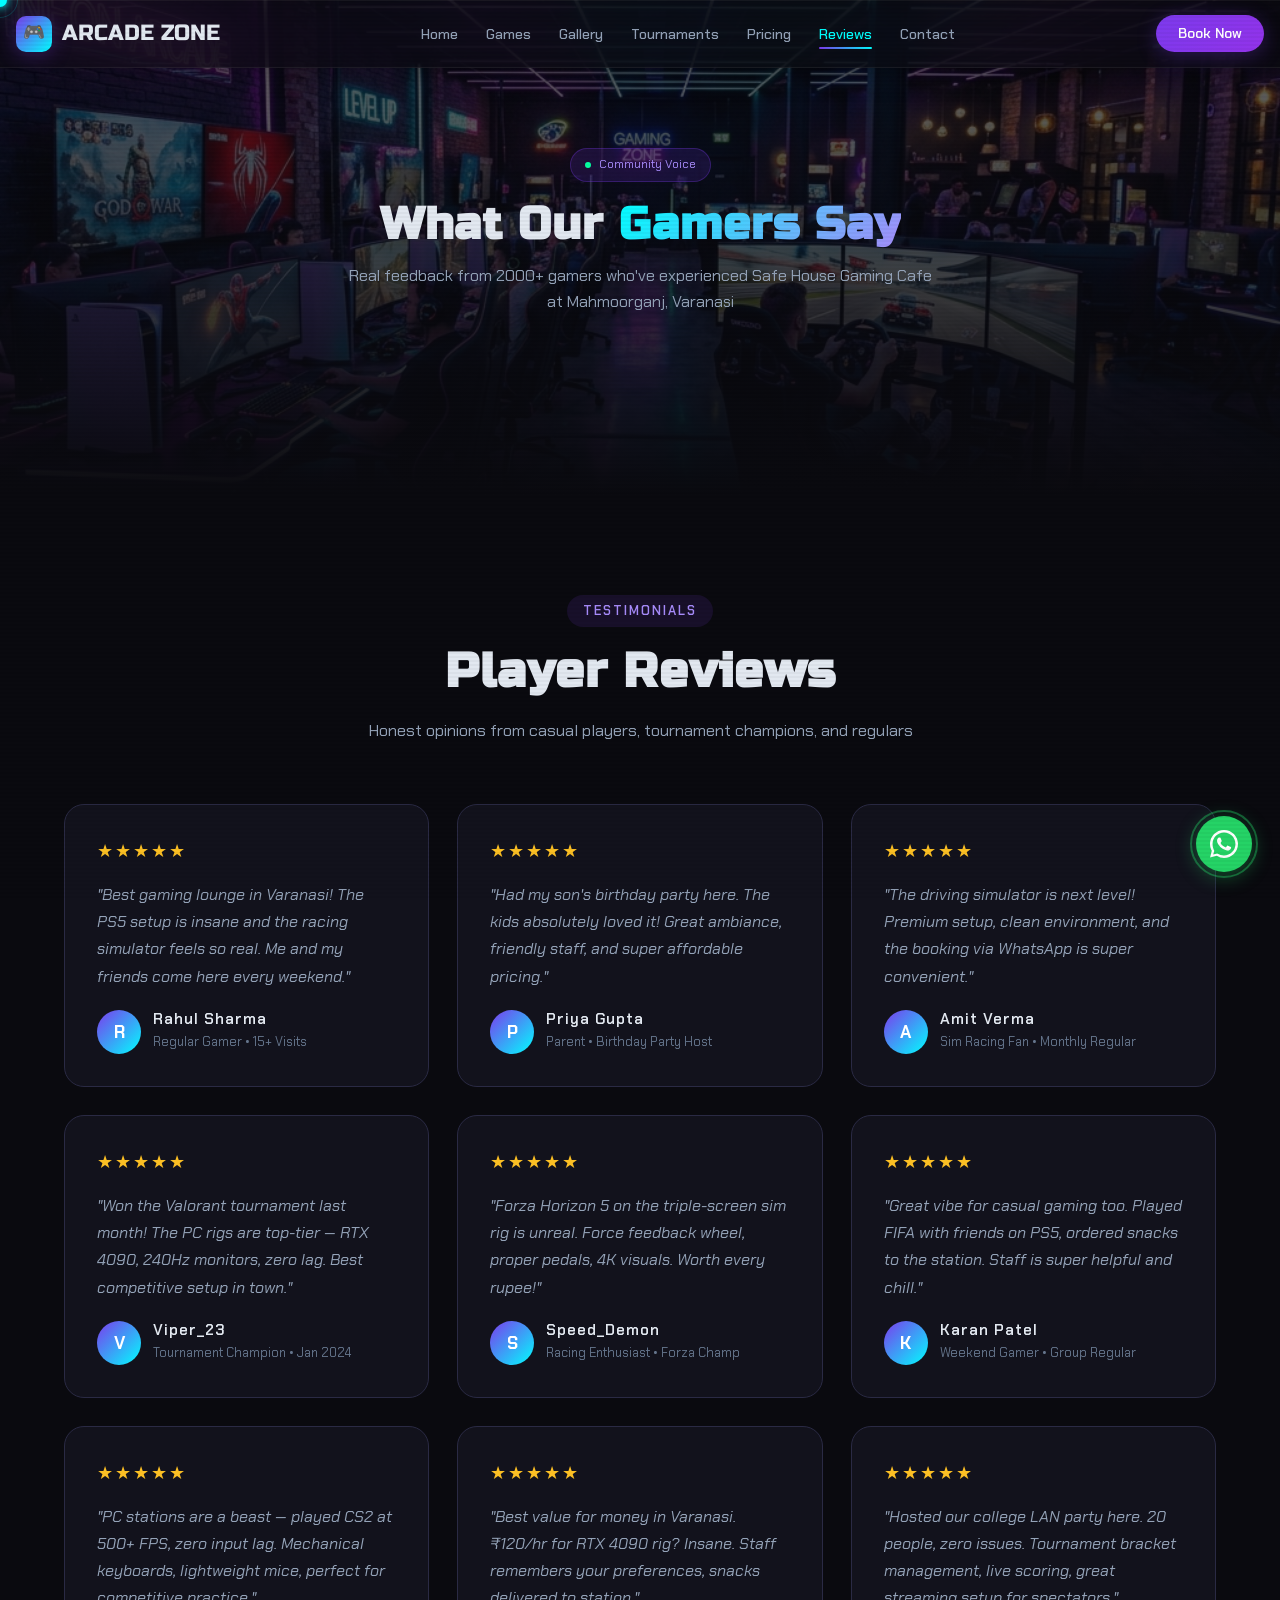
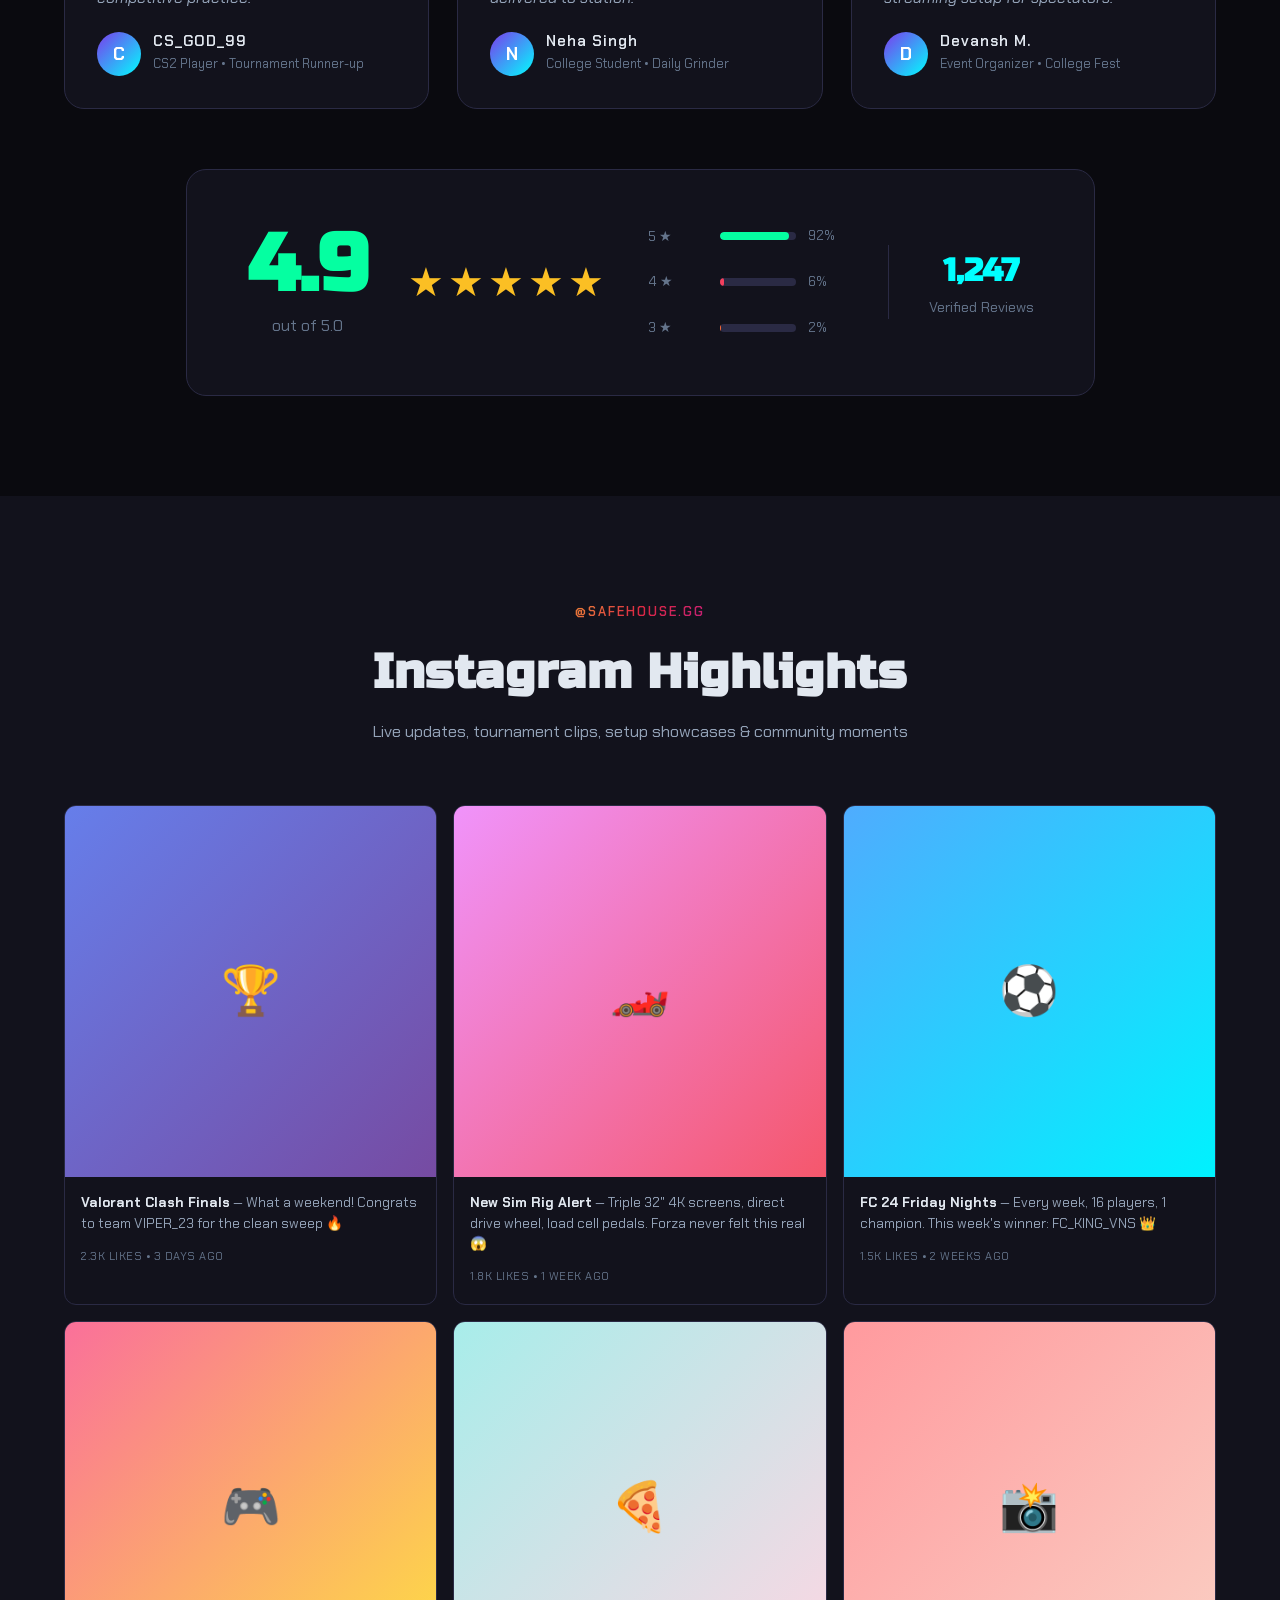
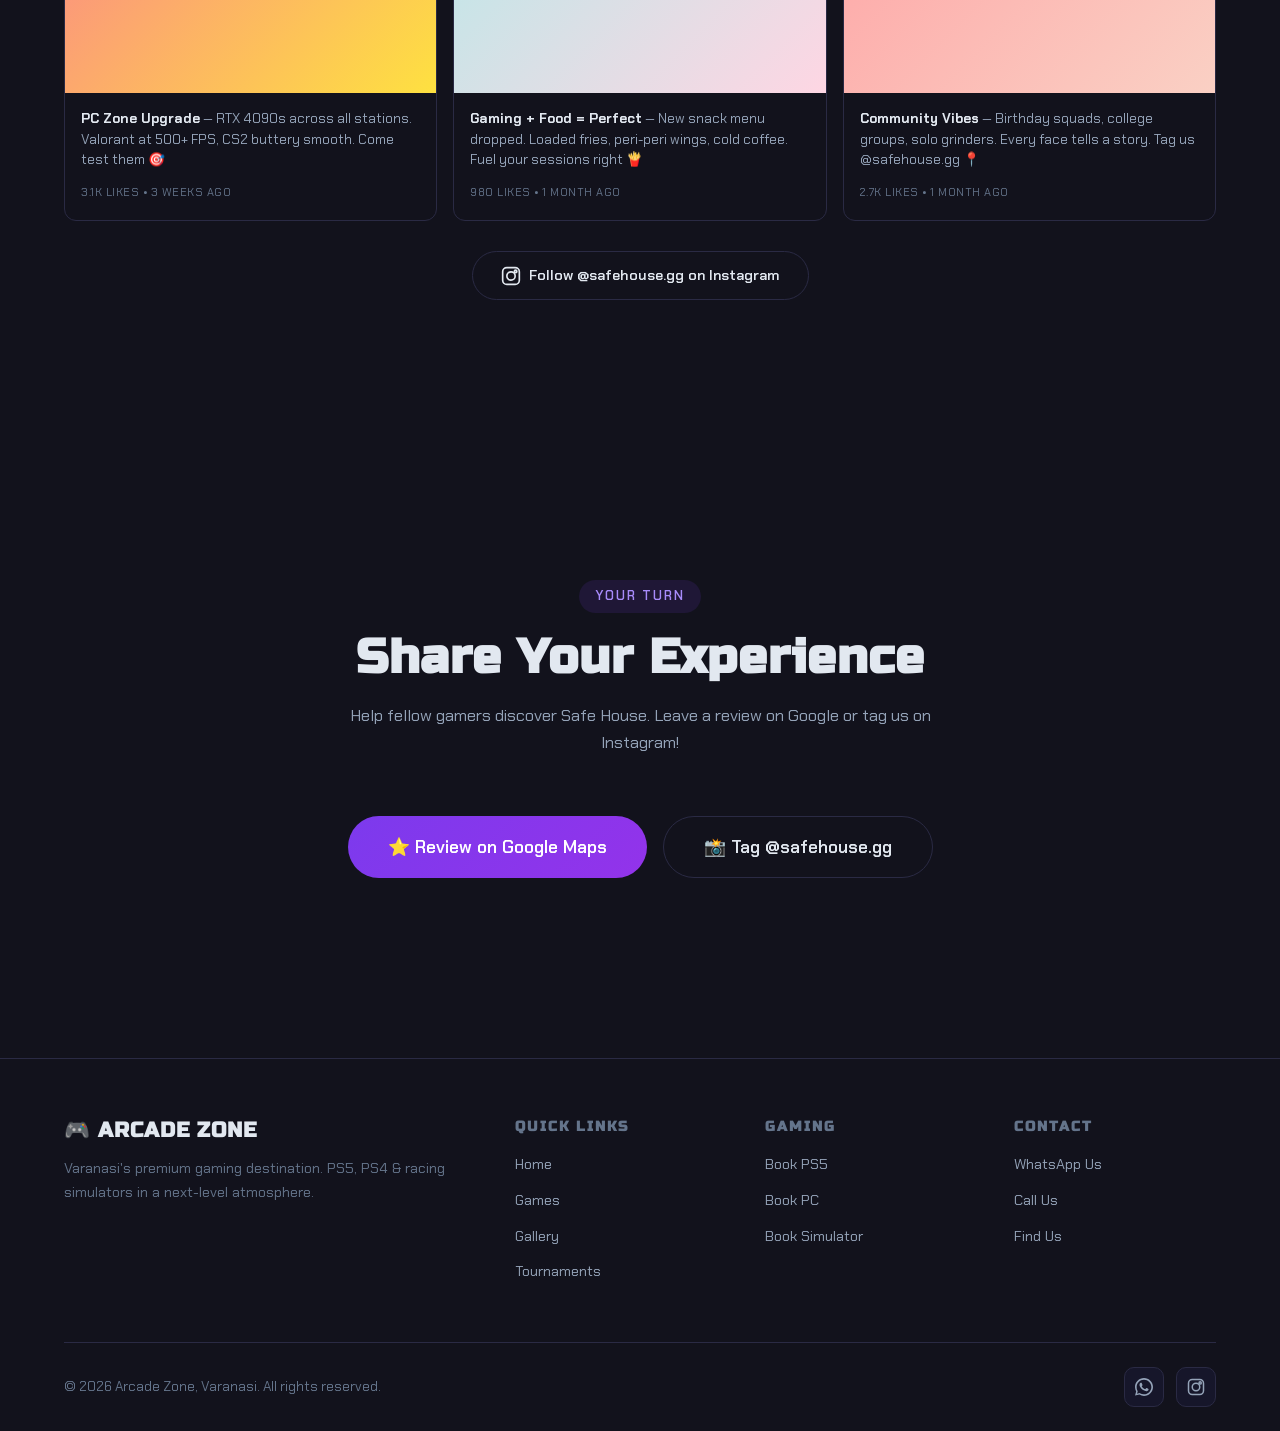
<file: reviews.html>
<!DOCTYPE html>
<html lang="en">
<head>
<meta charset="UTF-8">
<meta name="viewport" content="width=device-width,initial-scale=1">
<title>Reviews - Arcade Zone | Safe House Gaming Cafe</title>
<meta name="description" content="Read what gamers say about Arcade Zone at Safe House, Varanasi. Real reviews from our community - PS5, PC, Racing Sim, tournaments, and more.">
<link rel="stylesheet" href="styles.css">
<link rel="stylesheet" href="animations.css">
<link rel="icon" href="data:image/svg+xml,<svg xmlns='http://www.w3.org/2000/svg' viewBox='0 0 100 100'><text y='.9em' font-size='90'>🎮</text></svg>">
</head>
<body>
<div class="cursor" id="customCursor"></div>
<div class="cursor-trail" id="customTrail"></div>

<!-- NAVBAR -->
<nav class="navbar" id="navbar" style="transition:all .3s cubic-bezier(.4,0,.2,1)">
<a href="index.html" class="nav-logo"><div class="logo-icon">🎮</div>ARCADE ZONE</a>
<ul class="nav-links" id="navLinks">
<li><a href="index.html">Home</a></li>
<li><a href="games.html">Games</a></li>
<li><a href="gallery.html">Gallery</a></li>
<li><a href="tournaments.html">Tournaments</a></li>
<li><a href="pricing.html">Pricing</a></li>
<li><a href="reviews.html" class="active">Reviews</a></li>
<li><a href="contact.html">Contact</a></li>
</ul>
<button class="nav-cta" onclick="openBooking()">Book Now</button>
<button class="hamburger" id="hamburger" onclick="toggleNav()" aria-label="Menu">
<span></span><span></span><span></span>
</button>
</nav>

<!-- PAGE HERO -->
<section class="page-hero">
<div class="page-hero-bg"><img src="images/arcade-hero.png" alt="Arcade Zone Gaming"></div>
<div class="page-hero-overlay"></div>
<div class="container">
<div class="page-hero-content animate-on-scroll">
<div class="page-hero-badge"><span class="pulse"></span> Community Voice</div>
<h1>What Our <span class="highlight">Gamers Say</span></h1>
<p>Real feedback from 2000+ gamers who've experienced Safe House Gaming Cafe at Mahmoorganj, Varanasi</p>
</div>
</div>
</section>

<!-- TESTIMONIALS -->
<section class="games-section">
<div class="container">
<div class="section-header animate-on-scroll">
<span class="section-tag">Testimonials</span>
<h2 class="section-title">Player Reviews</h2>
<p class="section-subtitle">Honest opinions from casual players, tournament champions, and regulars</p>
</div>
<div class="testimonials-grid">
<div class="testimonial-card animate-on-scroll">
<div class="testimonial-stars">★★★★★</div>
<p class="testimonial-text">"Best gaming lounge in Varanasi! The PS5 setup is insane and the racing simulator feels so real. Me and my friends come here every weekend."</p>
<div class="testimonial-author"><div class="testimonial-avatar">R</div><div class="testimonial-info"><h4>Rahul Sharma</h4><span>Regular Gamer • 15+ Visits</span></div></div>
</div>
<div class="testimonial-card animate-on-scroll">
<div class="testimonial-stars">★★★★★</div>
<p class="testimonial-text">"Had my son's birthday party here. The kids absolutely loved it! Great ambiance, friendly staff, and super affordable pricing."</p>
<div class="testimonial-author"><div class="testimonial-avatar">P</div><div class="testimonial-info"><h4>Priya Gupta</h4><span>Parent • Birthday Party Host</span></div></div>
</div>
<div class="testimonial-card animate-on-scroll">
<div class="testimonial-stars">★★★★★</div>
<p class="testimonial-text">"The driving simulator is next level! Premium setup, clean environment, and the booking via WhatsApp is super convenient."</p>
<div class="testimonial-author"><div class="testimonial-avatar">A</div><div class="testimonial-info"><h4>Amit Verma</h4><span>Sim Racing Fan • Monthly Regular</span></div></div>
</div>
<div class="testimonial-card animate-on-scroll">
<div class="testimonial-stars">★★★★★</div>
<p class="testimonial-text">"Won the Valorant tournament last month! The PC rigs are top-tier — RTX 4090, 240Hz monitors, zero lag. Best competitive setup in town."</p>
<div class="testimonial-author"><div class="testimonial-avatar">V</div><div class="testimonial-info"><h4>Viper_23</h4><span>Tournament Champion • Jan 2024</span></div></div>
</div>
<div class="testimonial-card animate-on-scroll">
<div class="testimonial-stars">★★★★★</div>
<p class="testimonial-text">"Forza Horizon 5 on the triple-screen sim rig is unreal. Force feedback wheel, proper pedals, 4K visuals. Worth every rupee!"</p>
<div class="testimonial-author"><div class="testimonial-avatar">S</div><div class="testimonial-info"><h4>Speed_Demon</h4><span>Racing Enthusiast • Forza Champ</span></div></div>
</div>
<div class="testimonial-card animate-on-scroll">
<div class="testimonial-stars">★★★★★</div>
<p class="testimonial-text">"Great vibe for casual gaming too. Played FIFA with friends on PS5, ordered snacks to the station. Staff is super helpful and chill."</p>
<div class="testimonial-author"><div class="testimonial-avatar">K</div><div class="testimonial-info"><h4>Karan Patel</h4><span>Weekend Gamer • Group Regular</span></div></div>
</div>
<div class="testimonial-card animate-on-scroll">
<div class="testimonial-stars">★★★★★</div>
<p class="testimonial-text">"PC stations are a beast — played CS2 at 500+ FPS, zero input lag. Mechanical keyboards, lightweight mice, perfect for competitive practice."</p>
<div class="testimonial-author"><div class="testimonial-avatar">C</div><div class="testimonial-info"><h4>CS_GOD_99</h4><span>CS2 Player • Tournament Runner-up</span></div></div>
</div>
<div class="testimonial-card animate-on-scroll">
<div class="testimonial-stars">★★★★★</div>
<p class="testimonial-text">"Best value for money in Varanasi. ₹120/hr for RTX 4090 rig? Insane. Staff remembers your preferences, snacks delivered to station."</p>
<div class="testimonial-author"><div class="testimonial-avatar">N</div><div class="testimonial-info"><h4>Neha Singh</h4><span>College Student • Daily Grinder</span></div></div>
</div>
<div class="testimonial-card animate-on-scroll">
<div class="testimonial-stars">★★★★★</div>
<p class="testimonial-text">"Hosted our college LAN party here. 20 people, zero issues. Tournament bracket management, live scoring, great streaming setup for spectators."</p>
<div class="testimonial-author"><div class="testimonial-avatar">D</div><div class="testimonial-info"><h4>Devansh M.</h4><span>Event Organizer • College Fest</span></div></div>
</div>
</div>

<!-- RATING SUMMARY -->
<div class="rating-summary animate-on-scroll" style="margin-top:60px;text-align:center">
<div class="rating-main" style="display:inline-flex;align-items:center;gap:40px;background:var(--bg-card);border:1px solid var(--border);border-radius:20px;padding:40px 60px">
<div class="rating-score" style="text-align:center">
<div style="font-size:5rem;font-weight:800;color:var(--neon-green);font-family:var(--font-display);line-height:1">4.9</div>
<div style="color:var(--text-muted);margin-top:8px">out of 5.0</div>
</div>
<div class="rating-stars" style="font-size:2.5rem;color:#FBBF24;letter-spacing:4px">★★★★★</div>
<div class="rating-breakdown" style="text-align:left;min-width:200px">
<div style="display:flex;align-items:center;gap:12px;margin:8px 0"><div style="width:60px;font-size:0.85rem;color:var(--text-muted)">5 ★</div><div style="flex:1;height:8px;background:var(--border);border-radius:4px;overflow:hidden"><div style="width:92%;height:100%;background:var(--neon-green);border-radius:4px"></div></div><div style="width:40px;font-size:0.8rem;color:var(--text-muted)">92%</div></div>
<div style="display:flex;align-items:center;gap:12px;margin:8px 0"><div style="width:60px;font-size:0.85rem;color:var(--text-muted)">4 ★</div><div style="flex:1;height:8px;background:var(--border);border-radius:4px;overflow:hidden"><div style="width:6%;height:100%;background:#f43f5e;border-radius:4px"></div></div><div style="width:40px;font-size:0.8rem;color:var(--text-muted)">6%</div></div>
<div style="display:flex;align-items:center;gap:12px;margin:8px 0"><div style="width:60px;font-size:0.85rem;color:var(--text-muted)">3 ★</div><div style="flex:1;height:8px;background:var(--border);border-radius:4px;overflow:hidden"><div style="width:2%;height:100%;background:#ff6b35;border-radius:4px"></div></div><div style="width:40px;font-size:0.8rem;color:var(--text-muted)">2%</div></div>
</div>
<div class="rating-count" style="text-align:center;border-left:1px solid var(--border);padding-left:40px">
<div style="font-size:2rem;font-weight:700;color:var(--secondary);font-family:var(--font-display)">1,247</div>
<div style="color:var(--text-muted);font-size:0.9rem">Verified Reviews</div>
</div>
</div>
</div>
</div>
</section>

<!-- INSTAGRAM FEED -->
<section class="games-section" style="background:var(--bg-card)">
<div class="container">
<div class="section-header animate-on-scroll">
<span class="section-tag" style="background:linear-gradient(135deg,#f09433,#e6683c,#dc2743,#cc2366,#bc1888);-webkit-background-clip:text;-webkit-text-fill-color:transparent">@safehouse.gg</span>
<h2 class="section-title">Instagram Highlights</h2>
<p class="section-subtitle">Live updates, tournament clips, setup showcases & community moments</p>
</div>
<div class="insta-grid">
<div class="insta-post animate-on-scroll">
<div class="insta-image" style="background:linear-gradient(135deg,#667eea,#764ba2);display:flex;align-items:center;justify-content:center;color:white;font-size:3rem">🏆</div>
<div class="insta-caption">
<p><strong>Valorant Clash Finals</strong> — What a weekend! Congrats to team VIPER_23 for the clean sweep 🔥</p>
<span class="insta-meta">2.3k likes • 3 days ago</span>
</div>
</div>
<div class="insta-post animate-on-scroll">
<div class="insta-image" style="background:linear-gradient(135deg,#f093fb,#f5576c);display:flex;align-items:center;justify-content:center;color:white;font-size:3rem">🏎️</div>
<div class="insta-caption">
<p><strong>New Sim Rig Alert</strong> — Triple 32" 4K screens, direct drive wheel, load cell pedals. Forza never felt this real 😱</p>
<span class="insta-meta">1.8k likes • 1 week ago</span>
</div>
</div>
<div class="insta-post animate-on-scroll">
<div class="insta-image" style="background:linear-gradient(135deg,#4facfe,#00f2fe);display:flex;align-items:center;justify-content:center;color:white;font-size:3rem">⚽</div>
<div class="insta-caption">
<p><strong>FC 24 Friday Nights</strong> — Every week, 16 players, 1 champion. This week's winner: FC_KING_VNS 👑</p>
<span class="insta-meta">1.5k likes • 2 weeks ago</span>
</div>
</div>
<div class="insta-post animate-on-scroll">
<div class="insta-image" style="background:linear-gradient(135deg,#fa709a,#fee140);display:flex;align-items:center;justify-content:center;color:white;font-size:3rem">🎮</div>
<div class="insta-caption">
<p><strong>PC Zone Upgrade</strong> — RTX 4090s across all stations. Valorant at 500+ FPS, CS2 buttery smooth. Come test them 🎯</p>
<span class="insta-meta">3.1k likes • 3 weeks ago</span>
</div>
</div>
<div class="insta-post animate-on-scroll">
<div class="insta-image" style="background:linear-gradient(135deg,#a8edea,#fed6e3);display:flex;align-items:center;justify-content:center;color:#333;font-size:3rem">🍕</div>
<div class="insta-caption">
<p><strong>Gaming + Food = Perfect</strong> — New snack menu dropped. Loaded fries, peri-peri wings, cold coffee. Fuel your sessions right 🍟</p>
<span class="insta-meta">980 likes • 1 month ago</span>
</div>
</div>
<div class="insta-post animate-on-scroll">
<div class="insta-image" style="background:linear-gradient(135deg,#ff9a9e,#fad0c4);display:flex;align-items:center;justify-content:center;color:white;font-size:3rem">📸</div>
<div class="insta-caption">
<p><strong>Community Vibes</strong> — Birthday squads, college groups, solo grinders. Every face tells a story. Tag us @safehouse.gg 📍</p>
<span class="insta-meta">2.7k likes • 1 month ago</span>
</div>
</div>
</div>
<div style="text-align:center;margin-top:30px">
<a href="https://instagram.com/safehouse.gg" target="_blank" class="btn-secondary" style="display:inline-flex;align-items:center;gap:8px"><svg width="20" height="20" viewBox="0 0 24 24" fill="none" stroke="currentColor" stroke-width="2"><rect x="2" y="2" width="20" height="20" rx="5"/><circle cx="12" cy="12" r="5"/><circle cx="17.5" cy="6.5" r="1.5"/></svg> Follow @safehouse.gg on Instagram</a>
</div>
</div>
</section>

<!-- LEAVE REVIEW CTA -->
<section class="booking-cta-section" style="background:var(--bg-card)">
<div class="container" style="text-align:center;padding:80px 24px">
<div class="section-header animate-on-scroll">
<span class="section-tag">Your Turn</span>
<h2 class="section-title">Share Your Experience</h2>
<p class="section-subtitle">Help fellow gamers discover Safe House. Leave a review on Google or tag us on Instagram!</p>
</div>
<div class="booking-cta-buttons animate-on-scroll" style="display:flex;gap:16px;justify-content:center;flex-wrap:wrap">
<a href="https://www.google.com/maps/place/SAFE+HOUSE/@25.3200,82.9900,17z/data=!4m8!3m7!1s0x398e33229b5318eb:0xd83e3315d8bd51e0!8m2!3d25.3200!4d82.9900!9m1!1b1!16s%2Fg%2F11c5x5v5k5?entry=ttu" target="_blank" class="btn-primary" style="font-size:1.1rem;padding:16px 40px">⭐ Review on Google Maps</a>
<a href="https://instagram.com/safehouse.gg" target="_blank" class="btn-secondary" style="font-size:1.1rem;padding:16px 40px">📸 Tag @safehouse.gg</a>
</div>
</div>
</section>

<!-- FOOTER -->
<footer class="footer">
<div class="container">
<div class="footer-grid">
<div class="footer-brand">
<h3>🎮 ARCADE ZONE</h3>
<p>Varanasi's premium gaming destination. PS5, PS4 & racing simulators in a next-level atmosphere.</p>
</div>
<div class="footer-col"><h4>Quick Links</h4><ul><li><a href="index.html">Home</a></li><li><a href="games.html">Games</a></li><li><a href="gallery.html">Gallery</a></li><li><a href="tournaments.html">Tournaments</a></li></ul></div>
<div class="footer-col"><h4>Gaming</h4><ul><li><a href="#" onclick="openBooking('ps5')">Book PS5</a></li><li><a href="#" onclick="openBooking('pc')">Book PC</a></li><li><a href="#" onclick="openBooking('sim')">Book Simulator</a></li></ul></div>
<div class="footer-col"><h4>Contact</h4><ul><li><a href="https://wa.me/919005562077" target="_blank">WhatsApp Us</a></li><li><a href="tel:+919005562077">Call Us</a></li><li><a href="contact.html">Find Us</a></li></ul></div>
</div>
<div class="footer-bottom">
<p>&copy; 2026 Arcade Zone, Varanasi. All rights reserved.</p>
<div class="social-links">
<a href="https://wa.me/919005562077" class="social-link" target="_blank" aria-label="WhatsApp"><svg viewBox="0 0 24 24" fill="currentColor"><path d="M17.472 14.382c-.297-.149-1.758-.867-2.03-.967-.273-.099-.471-.148-.67.15-.197.297-.767.966-.94 1.164-.173.199-.347.223-.644.075-.297-.15-1.255-.463-2.39-1.475-.883-.788-1.48-1.761-1.653-2.059-.173-.297-.018-.458.13-.606.134-.133.298-.347.446-.52.149-.174.198-.298.298-.497.099-.198.05-.371-.025-.52-.075-.149-.669-1.612-.916-2.207-.242-.579-.487-.5-.669-.51-.173-.008-.371-.01-.57-.01-.198 0-.52.074-.792.372-.272.297-1.04 1.016-1.04 2.479 0 1.462 1.065 2.875 1.213 3.074.149.198 2.096 3.2 5.077 4.487.709.306 1.262.489 1.694.625.712.227 1.36.195 1.871.118.571-.085 1.758-.719 2.006-1.413.248-.694.248-1.289.173-1.413-.074-.124-.272-.198-.57-.347z"/><path d="M12 0C5.373 0 0 5.373 0 12c0 2.127.555 4.126 1.528 5.867L.06 23.495l5.753-1.508A11.94 11.94 0 0 0 12 24c6.627 0 12-5.373 12-12S18.627 0 12 0zm0 21.82a9.78 9.78 0 0 1-5.445-1.472l-.39-.232-3.416.895.911-3.332-.255-.404A9.784 9.784 0 0 1 2.18 12c0-5.422 4.398-9.82 9.82-9.82 5.422 0 9.82 4.398 9.82 9.82 0 5.422-4.398 9.82-9.82 9.82z"/></svg></a>
<a href="https://instagram.com/safehouse.gg" class="social-link" target="_blank" aria-label="Instagram"><svg viewBox="0 0 24 24" fill="none" stroke="currentColor" stroke-width="2"><rect x="2" y="2" width="20" height="20" rx="5"/><circle cx="12" cy="12" r="5"/><circle cx="17.5" cy="6.5" r="1.5"/></svg></a>
</div>
</div>
</div>
</footer>

<!-- BOOKING MODAL -->
<div class="booking-overlay" id="bookingOverlay">
<div class="booking-modal">
<div class="booking-header"><h2>Book Your Session</h2><button class="booking-close" onclick="closeBooking()" aria-label="Close">&times;</button></div>
<div class="booking-steps"><div class="step-indicator active" id="step1ind"></div><div class="step-indicator" id="step2ind"></div><div class="step-indicator" id="step3ind"></div><div class="step-indicator" id="step4ind"></div><div class="step-indicator" id="step5ind"></div></div>
<div class="booking-body">
<div class="booking-step active" id="bookStep1">
<h3 style="margin-bottom:16px;font-family:var(--font-body);font-weight:600">Select Package</h3>
<div class="package-options">
<label class="package-option" onclick="selectPackage(this,'PlayStation 5',150,'ps5')"><input type="radio" name="package" value="ps5"><div class="package-radio"></div><div class="package-info"><h4>PlayStation 5</h4><p>Next-gen console</p></div><div class="package-price">₹150/hr</div></label>
<label class="package-option" onclick="selectPackage(this,'PlayStation 4',80,'ps4')"><input type="radio" name="package" value="ps4"><div class="package-radio"></div><div class="package-info"><h4>PlayStation 4</h4><p>Classic gaming</p></div><div class="package-price">₹80/hr</div></label>
<label class="package-option" onclick="selectPackage(this,'Driving Simulator',150,'sim')"><input type="radio" name="package" value="sim"><div class="package-radio"></div><div class="package-info"><h4>Driving Simulator</h4><p>Racing thrills</p></div><div class="package-price">₹150/30m</div></label>
<label class="package-option" onclick="selectPackage(this,'PC Gaming Station',120,'pc')"><input type="radio" name="package" value="pc"><div class="package-radio"></div><div class="package-info"><h4>PC Gaming Station</h4><p>RTX 4080/4090 • 240Hz</p></div><div class="package-price">₹120/hr</div></label>
</div>
<div class="booking-nav"><button class="btn-primary" onclick="nextStep(2)" style="width:100%;justify-content:center">Next →</button></div>
</div>
<div class="booking-step" id="bookStep2">
<h3 style="margin-bottom:16px;font-family:var(--font-body);font-weight:600">Date & Time</h3>
<div class="form-group"><label for="bookDate">Select Date *</label><input type="date" id="bookDate" required></div>
<div class="slot-status" id="slotStatus"></div>
<div class="form-row">
<div class="form-group"><label for="bookTime">Time Slot *</label><select id="bookTime"><option value="">Choose a time</option><option value="10:00 AM">10:00 AM</option><option value="11:00 AM">11:00 AM</option><option value="12:00 PM">12:00 PM</option><option value="1:00 PM">1:00 PM</option><option value="2:00 PM">2:00 PM</option><option value="3:00 PM">3:00 PM</option><option value="4:00 PM">4:00 PM</option><option value="5:00 PM">5:00 PM</option><option value="6:00 PM">6:00 PM</option><option value="7:00 PM">7:00 PM</option><option value="8:00 PM">8:00 PM</option><option value="9:00 PM">9:00 PM</option><option value="10:00 PM">10:00 PM</option></select></div>
<div class="form-group"><label for="bookDuration">Duration *</label><select id="bookDuration"><option value="1">1 Hour</option><option value="2">2 Hours</option><option value="3">3 Hours</option><option value="4">4 Hours</option></select></div>
</div>
<div class="form-group"><label for="bookPlayers">Number of Players *</label><select id="bookPlayers"><option value="1">1 Player</option><option value="2">2 Players</option><option value="3">3 Players</option><option value="4">4 Players</option></select></div>
<div class="booking-nav"><button class="btn-secondary" onclick="prevStep(1)">← Back</button><button class="btn-primary" onclick="nextStep(3)">Next →</button></div>
</div>
<div class="booking-step" id="bookStep3">
<h3 style="margin-bottom:16px;font-family:var(--font-body);font-weight:600">Your Details</h3>
<div class="form-group"><label for="bookName">Full Name *</label><input type="text" inputmode="text" autocomplete="name" id="bookName" placeholder="Enter your name" required></div>
<div class="form-row">
<div class="form-group"><label for="bookPhone">Phone *</label><input type="tel" inputmode="tel" id="bookPhone" placeholder="+91" required></div>
<div class="form-group"><label for="bookEmail">Email</label><input type="email" inputmode="email" id="bookEmail" placeholder="Optional"></div>
</div>
<div class="form-group"><label for="bookNotes">Special Requests</label><input type="text" id="bookNotes" placeholder="Birthday party, group event, etc."></div>
<div class="booking-nav"><button class="btn-secondary" onclick="prevStep(2)">← Back</button><button class="btn-primary" onclick="nextStep(4)">Next →</button></div>
</div>
<div class="booking-step" id="bookStep4">
<h3 style="margin-bottom:16px;font-family:var(--font-body);font-weight:600">Payment</h3>
<div class="payment-info" style="background:var(--bg-card);border:1px solid var(--border);border-radius:12px;padding:20px;margin-bottom:20px">
<div style="display:flex;align-items:center;gap:12px;margin-bottom:12px"><svg viewBox="0 0 24 24" fill="none" stroke="currentColor" stroke-width="2" style="width:24px;height:24px;color:var(--neon-green)"><path d="M12 22s8-4 8-10V5l-8-3-8 3v7c0 6 8 10 8 10z"/><line x1="12" y1="11" x2="12" y2="16"/><line x1="8" y1="16" x2="16" y2="16"/></svg><span style="font-weight:600;font-size:1.1rem">Payment Details</span></div>
<div style="margin-bottom:12px"><strong>UPI ID:</strong> <code id="upiId" style="background:var(--bg);padding:4px 8px;border-radius:4px;font-family:monospace">arcadezone@upi</code> <button class="btn-secondary" onclick="copyUPI()" style="font-size:0.75rem;padding:4px 10px;margin-left:8px">Copy</button></div>
<div style="margin-bottom:12px"><strong>Amount to Pay:</strong> <span id="paymentAmount" style="color:var(--neon-green);font-weight:700;font-size:1rem">₹0</span></div>
<p style="color:var(--text-muted);font-size:0.85rem;margin:0">After payment, upload a screenshot of the transaction below.</p>
</div>
<div class="form-group">
<label for="paymentScreenshot">Payment Screenshot *</label>
<input type="file" id="paymentScreenshot" accept=".jpg,.jpeg,.png" required>
<p class="file-hint" style="color:var(--text-muted);font-size:0.8rem;margin-top:6px">Accepted: JPG, JPEG, PNG (max 5MB)</p>
</div>
<div class="file-preview" id="screenshotPreview" style="display:none;margin-top:12px"></div>
<div class="booking-nav"><button class="btn-secondary" onclick="prevStep(3)">← Back</button><button class="btn-primary" onclick="nextStep(5)" id="paymentNextBtn" disabled>Review Booking →</button></div>
</div>
<div class="booking-step" id="bookStep5">
<h3 style="margin-bottom:16px;font-family:var(--font-body);font-weight:600">Booking Summary</h3>
<div class="booking-summary" id="bookingSummary"></div>
<div class="booking-nav" style="margin-top:20px"><button class="btn-secondary" onclick="prevStep(4)">← Back</button><button class="btn-primary" onclick="submitBooking()" style="background:linear-gradient(135deg,#25D366,#128C7E)">📱 Confirm & Send via WhatsApp</button></div>
</div>
<div class="booking-step" id="bookStepSuccess">
<div class="booking-success">
<div class="success-icon"><svg viewBox="0 0 24 24" fill="none" stroke="currentColor" stroke-width="2"><polyline points="20 6 9 17 4 12"/></svg></div>
<h3>Booking Confirmed!</h3>
<p>Your booking details have been sent to Arcade Zone via WhatsApp.</p>
<p style="color:var(--neon-green);font-weight:600;margin-top:12px">The owner will confirm your slot shortly!</p>
<button class="btn-primary" onclick="closeBooking()" style="margin-top:24px">Done ✓</button>
</div>
</div>
</div>
</div>
</div>

<!-- WHATSAPP FLOAT -->
<a href="https://wa.me/919005562077?text=Hi!%20I'd%20like%20to%20book%20a%20gaming%20session%20at%20Arcade%20Zone." class="whatsapp-float" target="_blank" aria-label="Chat on WhatsApp">
<svg viewBox="0 0 24 24" fill="currentColor"><path d="M17.472 14.382c-.297-.149-1.758-.867-2.03-.967-.273-.099-.471-.148-.67.15-.197.297-.767.966-.94 1.164-.173.199-.347.223-.644.075-.297-.15-1.255-.463-2.39-1.475-.883-.788-1.48-1.761-1.653-2.059-.173-.297-.018-.458.13-.606.134-.133.298-.347.446-.52.149-.174.198-.298.298-.497.099-.198.05-.371-.025-.52-.075-.149-.669-1.612-.916-2.207-.242-.579-.487-.5-.669-.51-.173-.008-.371-.01-.57-.01-.198 0-.52.074-.792.372-.272.297-1.04 1.016-1.04 2.479 0 1.462 1.065 2.875 1.213 3.074.149.198 2.096 3.2 5.077 4.487.709.306 1.262.489 1.694.625.712.227 1.36.195 1.871.118.571-.085 1.758-.719 2.006-1.413.248-.694.248-1.289.173-1.413-.074-.124-.272-.198-.57-.347z"/><path d="M12 0C5.373 0 0 5.373 0 12c0 2.127.555 4.126 1.528 5.867L.06 23.495l5.753-1.508A11.94 11.94 0 0 0 12 24c6.627 0 12-5.373 12-12S18.627 0 12 0zm0 21.82a9.78 9.78 0 0 1-5.445-1.472l-.39-.232-3.416.895.911-3.332-.255-.404A9.784 9.784 0 0 1 2.18 12c0-5.422 4.398-9.82 9.82-9.82 5.422 0 9.82 4.398 9.82 9.82 0 5.422-4.398 9.82-9.82 9.82z"/></svg>
</a>

<script src="app.js"></script>
<script src="animations.js"></script>
</body>
</html>
</file>
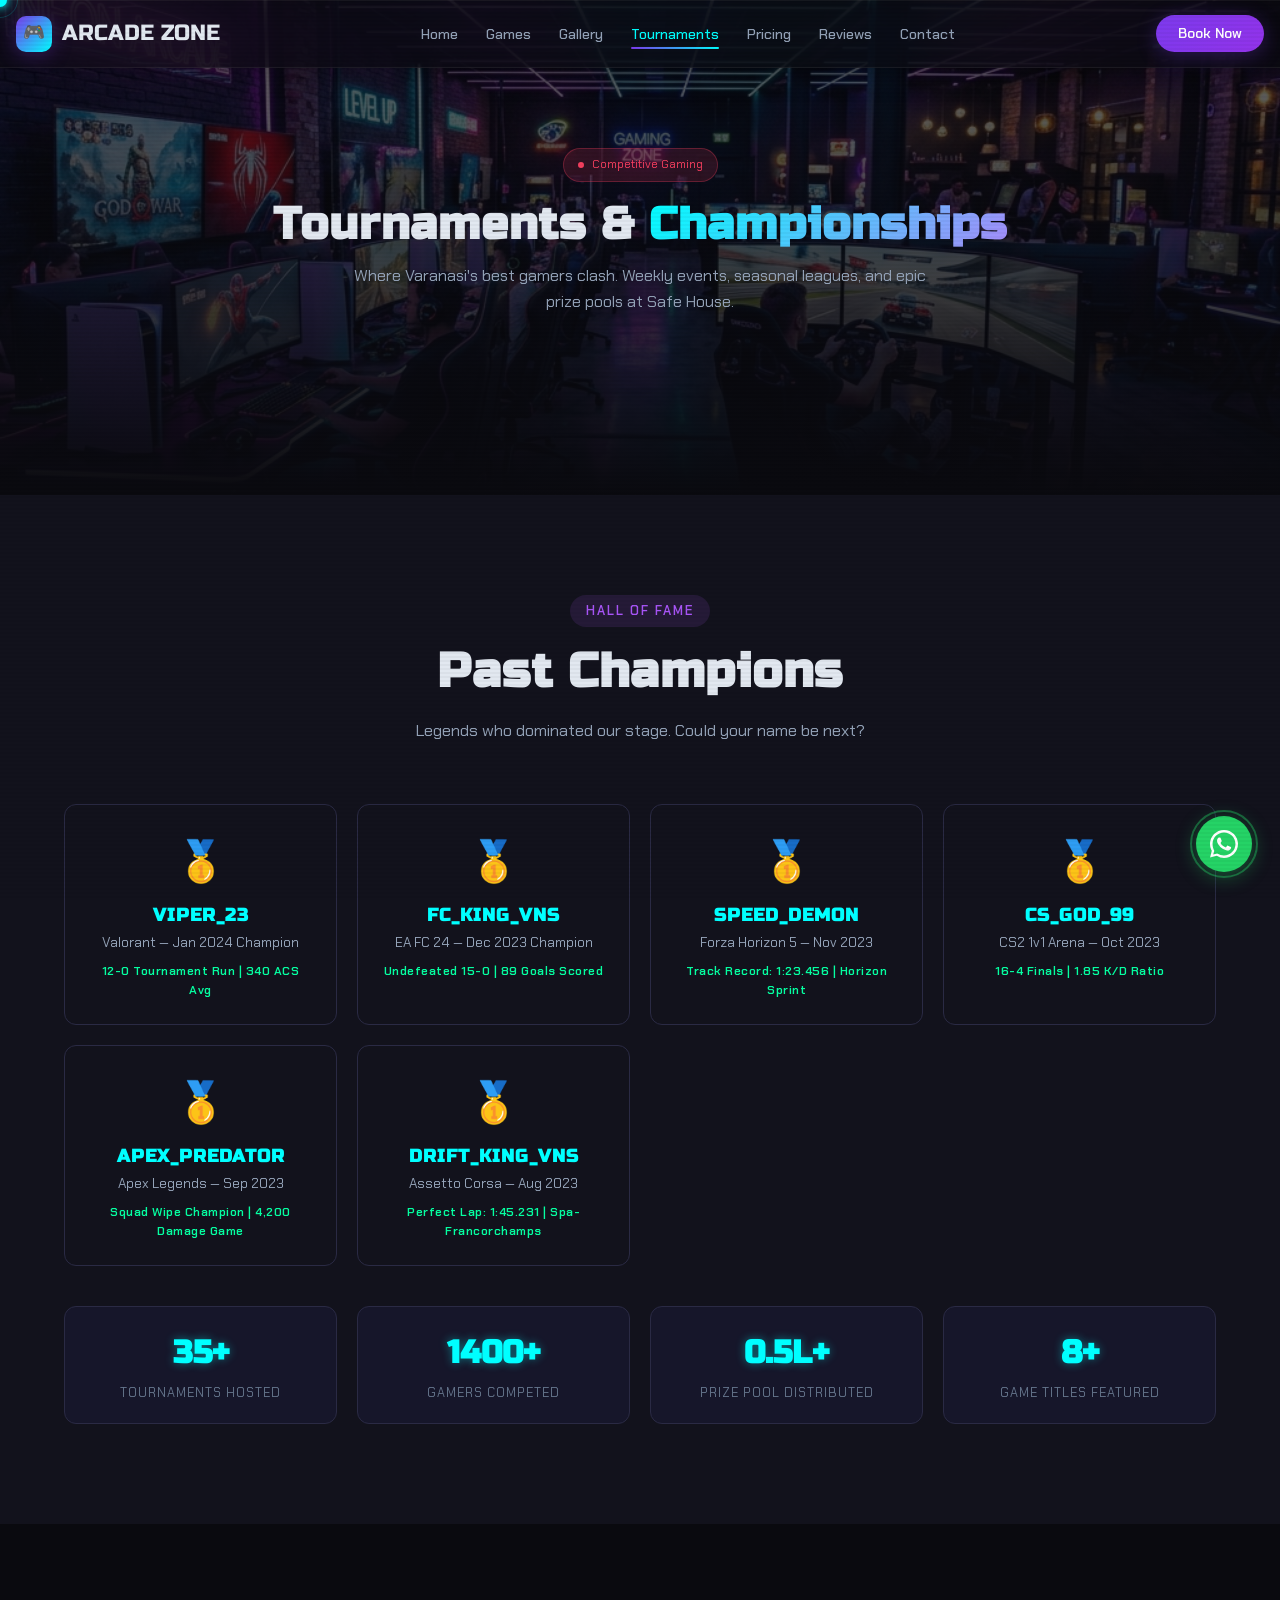
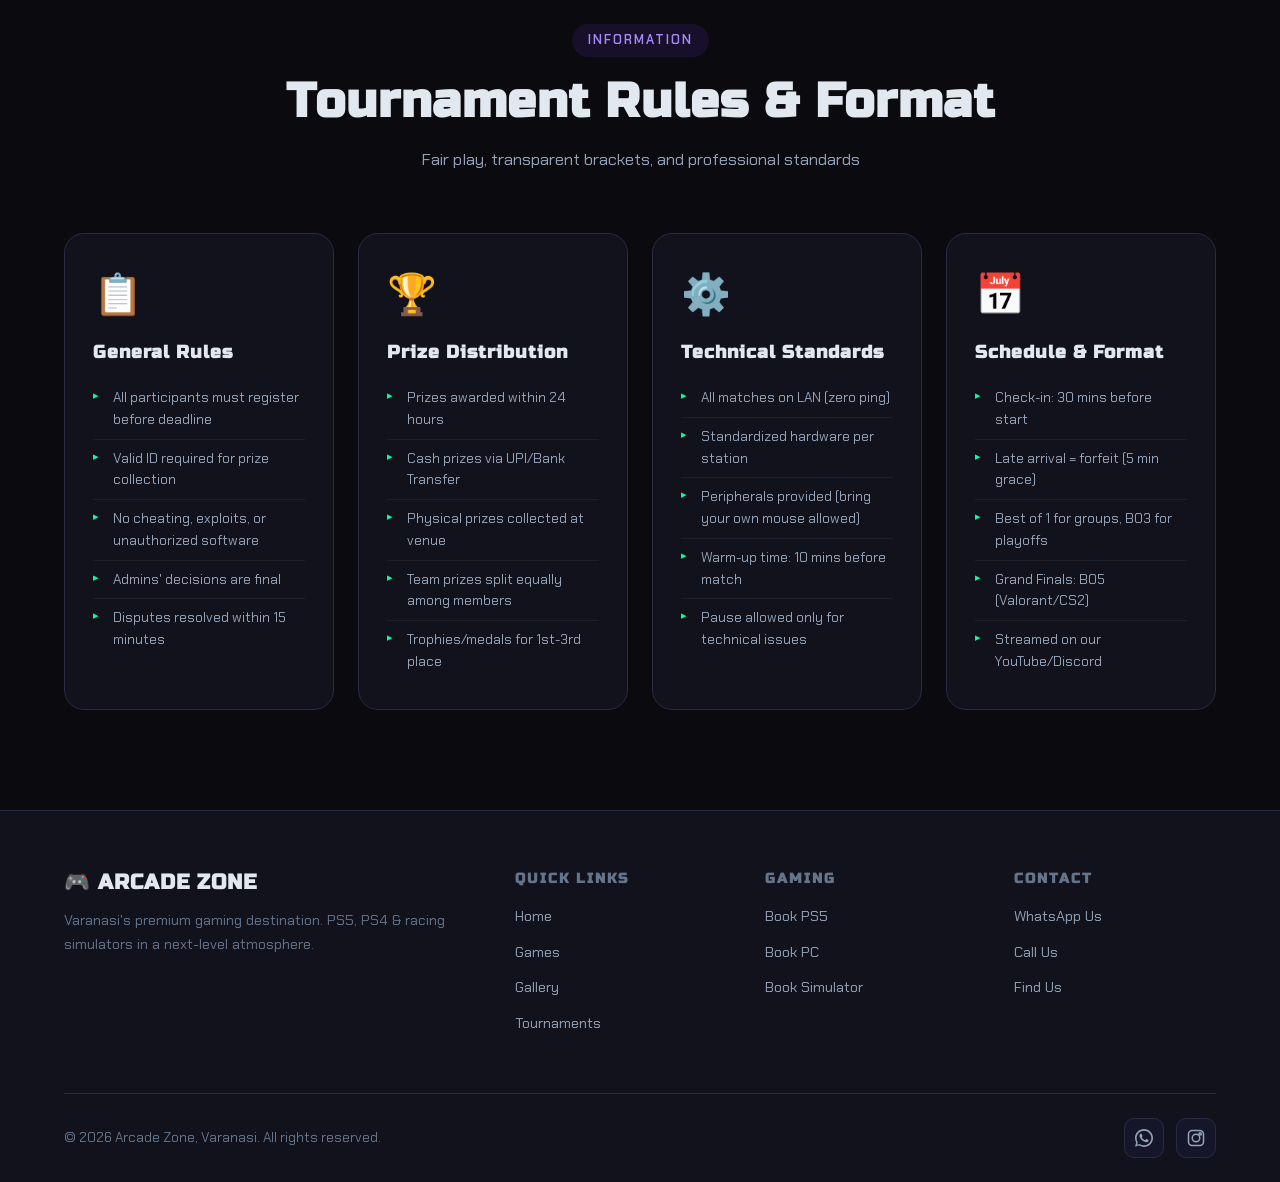
<file: tournaments.html>
<!DOCTYPE html>
<html lang="en">
<head>
<meta charset="UTF-8">
<meta name="viewport" content="width=device-width,initial-scale=1">
<title>Tournaments - SAFE HOUSE | Safe House Gaming Cafe</title>
<meta name="description" content="Join competitive gaming tournaments at SAFE HOUSE, Safe House Varanasi. Weekly Valorant, FC 24, Forza, CS2 events with cash prizes. Register now!">
<link rel="stylesheet" href="styles.css">
<link rel="stylesheet" href="animations.css">
<link rel="icon" href="data:image/svg+xml,<svg xmlns='http://www.w3.org/2000/svg' viewBox='0 0 100 100'><text y='.9em' font-size='90'>🎮</text></svg>">
</head>
<body>
<div class="cursor" id="customCursor"></div>
<div class="cursor-trail" id="customTrail"></div>

<!-- NAVBAR -->
<nav class="navbar" id="navbar" style="transition:all .3s cubic-bezier(.4,0,.2,1)">
<a href="index.html" class="nav-logo"><div class="logo-icon">🎮</div>ARCADE ZONE</a>
<ul class="nav-links" id="navLinks">
<li><a href="index.html">Home</a></li>
<li><a href="games.html">Games</a></li>
<li><a href="gallery.html">Gallery</a></li>
<li><a href="tournaments.html" class="active">Tournaments</a></li>
<li><a href="pricing.html">Pricing</a></li>
<li><a href="reviews.html">Reviews</a></li>
<li><a href="contact.html">Contact</a></li>
</ul>
<button class="nav-cta" onclick="openBooking()">Book Now</button>
<button class="hamburger" id="hamburger" onclick="toggleNav()" aria-label="Menu">
<span></span><span></span><span></span>
</button>
</nav>

<!-- PAGE HERO -->
<section class="page-hero">
<div class="page-hero-bg"><img src="images/arcade-hero.png" alt="Arcade Zone Gaming"></div>
<div class="page-hero-overlay"></div>
<div class="container">
<div class="page-hero-content animate-on-scroll">
<div class="page-hero-badge" style="background:rgba(244,63,94,0.15);border-color:rgba(244,63,94,0.3);color:#f43f5e"><span class="pulse" style="background:#f43f5e"></span> Competitive Gaming</div>
<h1>Tournaments & <span class="highlight">Championships</span></h1>
<p>Where Varanasi's best gamers clash. Weekly events, seasonal leagues, and epic prize pools at Safe House.</p>
</div>
</div>
</section>

<!-- PAST ACHIEVEMENTS -->
<section class="games-section" style="background:var(--bg-card)">
<div class="container">
<div class="section-header animate-on-scroll">
<span class="section-tag" style="background:rgba(168,85,247,0.12);color:#a855f7">Hall of Fame</span>
<h2 class="section-title">Past Champions</h2>
<p class="section-subtitle">Legends who dominated our stage. Could your name be next?</p>
</div>
<div class="achievements-grid">
<div class="achievement-card animate-on-scroll">
<div class="achievement-rank">🥇</div>
<h4>VIPER_23</h4>
<p class="achievement-game">Valorant — Jan 2024 Champion</p>
<div class="achievement-stats">12-0 Tournament Run | 340 ACS Avg</div>
</div>
<div class="achievement-card animate-on-scroll">
<div class="achievement-rank">🥇</div>
<h4>FC_KING_VNS</h4>
<p class="achievement-game">EA FC 24 — Dec 2023 Champion</p>
<div class="achievement-stats">Undefeated 15-0 | 89 Goals Scored</div>
</div>
<div class="achievement-card animate-on-scroll">
<div class="achievement-rank">🥇</div>
<h4>SPEED_DEMON</h4>
<p class="achievement-game">Forza Horizon 5 — Nov 2023</p>
<div class="achievement-stats">Track Record: 1:23.456 | Horizon Sprint</div>
</div>
<div class="achievement-card animate-on-scroll">
<div class="achievement-rank">🥇</div>
<h4>CS_GOD_99</h4>
<p class="achievement-game">CS2 1v1 Arena — Oct 2023</p>
<div class="achievement-stats">16-4 Finals | 1.85 K/D Ratio</div>
</div>
<div class="achievement-card animate-on-scroll">
<div class="achievement-rank">🥇</div>
<h4>APEX_PREDATOR</h4>
<p class="achievement-game">Apex Legends — Sep 2023</p>
<div class="achievement-stats">Squad Wipe Champion | 4,200 Damage Game</div>
</div>
<div class="achievement-card animate-on-scroll">
<div class="achievement-rank">🥇</div>
<h4>DRIFT_KING_VNS</h4>
<p class="achievement-game">Assetto Corsa — Aug 2023</p>
<div class="achievement-stats">Perfect Lap: 1:45.231 | Spa-Francorchamps</div>
</div>
</div>

<!-- STATS BAR -->
<div class="stats-bar animate-on-scroll">
<div class="stat-item">
<div class="stat-number">50+</div>
<div class="stat-label">Tournaments Hosted</div>
</div>
<div class="stat-item">
<div class="stat-number">2000+</div>
<div class="stat-label">Gamers Competed</div>
</div>
<div class="stat-item">
<div class="stat-number">1.5L+</div>
<div class="stat-label">Prize Pool Distributed</div>
</div>
<div class="stat-item">
<div class="stat-number">12+</div>
<div class="stat-label">Game Titles Featured</div>
</div>
</div>
</div>
</section>

<!-- TOURNAMENT RULES -->
<section class="games-section">
<div class="container">
<div class="section-header animate-on-scroll">
<span class="section-tag">Information</span>
<h2 class="section-title">Tournament Rules & Format</h2>
<p class="section-subtitle">Fair play, transparent brackets, and professional standards</p>
</div>
<div class="rules-grid">
<div class="rule-card animate-on-scroll">
<div class="rule-icon">📋</div>
<h3>General Rules</h3>
<ul class="rule-list">
<li>All participants must register before deadline</li>
<li>Valid ID required for prize collection</li>
<li>No cheating, exploits, or unauthorized software</li>
<li>Admins' decisions are final</li>
<li>Disputes resolved within 15 minutes</li>
</ul>
</div>
<div class="rule-card animate-on-scroll">
<div class="rule-icon">🏆</div>
<h3>Prize Distribution</h3>
<ul class="rule-list">
<li>Prizes awarded within 24 hours</li>
<li>Cash prizes via UPI/Bank Transfer</li>
<li>Physical prizes collected at venue</li>
<li>Team prizes split equally among members</li>
<li>Trophies/medals for 1st-3rd place</li>
</ul>
</div>
<div class="rule-card animate-on-scroll">
<div class="rule-icon">⚙️</div>
<h3>Technical Standards</h3>
<ul class="rule-list">
<li>All matches on LAN (zero ping)</li>
<li>Standardized hardware per station</li>
<li>Peripherals provided (bring your own mouse allowed)</li>
<li>Warm-up time: 10 mins before match</li>
<li>Pause allowed only for technical issues</li>
</ul>
</div>
<div class="rule-card animate-on-scroll">
<div class="rule-icon">📅</div>
<h3>Schedule & Format</h3>
<ul class="rule-list">
<li>Check-in: 30 mins before start</li>
<li>Late arrival = forfeit (5 min grace)</li>
<li>Best of 1 for groups, BO3 for playoffs</li>
<li>Grand Finals: BO5 (Valorant/CS2)</li>
<li>Streamed on our YouTube/Discord</li>
</ul>
</div>
</div>
</div>
</section>

<!-- FOOTER -->
<footer class="footer">
<div class="container">
<div class="footer-grid">
<div class="footer-brand">
<h3>🎮 ARCADE ZONE</h3>
<p>Varanasi's premium gaming destination. PS5, PS4 & racing simulators in a next-level atmosphere.</p>
</div>
<div class="footer-col"><h4>Quick Links</h4><ul><li><a href="index.html">Home</a></li><li><a href="games.html">Games</a></li><li><a href="gallery.html">Gallery</a></li><li><a href="tournaments.html">Tournaments</a></li></ul></div>
<div class="footer-col"><h4>Gaming</h4><ul><li><a href="#" onclick="openBooking('ps5')">Book PS5</a></li><li><a href="#" onclick="openBooking('pc')">Book PC</a></li><li><a href="#" onclick="openBooking('sim')">Book Simulator</a></li></ul></div>
<div class="footer-col"><h4>Contact</h4><ul><li><a href="https://wa.me/919005562077" target="_blank">WhatsApp Us</a></li><li><a href="tel:+919005562077">Call Us</a></li><li><a href="contact.html">Find Us</a></li></ul></div>
</div>
<div class="footer-bottom">
<p>&copy; 2026 Arcade Zone, Varanasi. All rights reserved.</p>
<div class="social-links">
<a href="https://wa.me/919005562077" class="social-link" target="_blank" aria-label="WhatsApp"><svg viewBox="0 0 24 24" fill="currentColor"><path d="M17.472 14.382c-.297-.149-1.758-.867-2.03-.967-.273-.099-.471-.148-.67.15-.197.297-.767.966-.94 1.164-.173.199-.347.223-.644.075-.297-.15-1.255-.463-2.39-1.475-.883-.788-1.48-1.761-1.653-2.059-.173-.297-.018-.458.13-.606.134-.133.298-.347.446-.52.149-.174.198-.298.298-.497.099-.198.05-.371-.025-.52-.075-.149-.669-1.612-.916-2.207-.242-.579-.487-.5-.669-.51-.173-.008-.371-.01-.57-.01-.198 0-.52.074-.792.372-.272.297-1.04 1.016-1.04 2.479 0 1.462 1.065 2.875 1.213 3.074.149.198 2.096 3.2 5.077 4.487.709.306 1.262.489 1.694.625.712.227 1.36.195 1.871.118.571-.085 1.758-.719 2.006-1.413.248-.694.248-1.289.173-1.413-.074-.124-.272-.198-.57-.347z"/><path d="M12 0C5.373 0 0 5.373 0 12c0 2.127.555 4.126 1.528 5.867L.06 23.495l5.753-1.508A11.94 11.94 0 0 0 12 24c6.627 0 12-5.373 12-12S18.627 0 12 0zm0 21.82a9.78 9.78 0 0 1-5.445-1.472l-.39-.232-3.416.895.911-3.332-.255-.404A9.784 9.784 0 0 1 2.18 12c0-5.422 4.398-9.82 9.82-9.82 5.422 0 9.82 4.398 9.82 9.82 0 5.422-4.398 9.82-9.82 9.82z"/></svg></a>
<a href="https://instagram.com/safehouse.gg" class="social-link" target="_blank" aria-label="Instagram"><svg viewBox="0 0 24 24" fill="none" stroke="currentColor" stroke-width="2"><rect x="2" y="2" width="20" height="20" rx="5"/><circle cx="12" cy="12" r="5"/><circle cx="17.5" cy="6.5" r="1.5"/></svg></a>
</div>
</div>
</div>
</footer>

<!-- BOOKING MODAL -->
<div class="booking-overlay" id="bookingOverlay">
<div class="booking-modal">
<div class="booking-header"><h2>Book Your Session</h2><button class="booking-close" onclick="closeBooking()" aria-label="Close">&times;</button></div>
<div class="booking-steps"><div class="step-indicator active" id="step1ind"></div><div class="step-indicator" id="step2ind"></div><div class="step-indicator" id="step3ind"></div><div class="step-indicator" id="step4ind"></div><div class="step-indicator" id="step5ind"></div></div>
<div class="booking-body">
<div class="booking-step active" id="bookStep1">
<h3 style="margin-bottom:16px;font-family:var(--font-body);font-weight:600">Select Package</h3>
<div class="package-options">
<label class="package-option" onclick="selectPackage(this,'PlayStation 5',150,'ps5')"><input type="radio" name="package" value="ps5"><div class="package-radio"></div><div class="package-info"><h4>PlayStation 5</h4><p>Next-gen console</p></div><div class="package-price">₹150/hr</div></label>
<label class="package-option" onclick="selectPackage(this,'PlayStation 4',80,'ps4')"><input type="radio" name="package" value="ps4"><div class="package-radio"></div><div class="package-info"><h4>PlayStation 4</h4><p>Classic gaming</p></div><div class="package-price">₹80/hr</div></label>
<label class="package-option" onclick="selectPackage(this,'Driving Simulator',150,'sim')"><input type="radio" name="package" value="sim"><div class="package-radio"></div><div class="package-info"><h4>Driving Simulator</h4><p>Racing thrills</p></div><div class="package-price">₹150/30m</div></label>
<label class="package-option" onclick="selectPackage(this,'PC Gaming Station',120,'pc')"><input type="radio" name="package" value="pc"><div class="package-radio"></div><div class="package-info"><h4>PC Gaming Station</h4><p>RTX 4080/4090 • 240Hz</p></div><div class="package-price">₹120/hr</div></label>
</div>
<div class="booking-nav"><button class="btn-primary" onclick="nextStep(2)" style="width:100%;justify-content:center">Next →</button></div>
</div>
<div class="booking-step" id="bookStep2">
<h3 style="margin-bottom:16px;font-family:var(--font-body);font-weight:600">Date & Time</h3>
<div class="form-group"><label for="bookDate">Select Date *</label><input type="date" id="bookDate" required></div>
<div class="slot-status" id="slotStatus"></div>
<div class="form-row">
<div class="form-group"><label for="bookTime">Time Slot *</label><select id="bookTime"><option value="">Choose a time</option><option value="10:00 AM">10:00 AM</option><option value="11:00 AM">11:00 AM</option><option value="12:00 PM">12:00 PM</option><option value="1:00 PM">1:00 PM</option><option value="2:00 PM">2:00 PM</option><option value="3:00 PM">3:00 PM</option><option value="4:00 PM">4:00 PM</option><option value="5:00 PM">5:00 PM</option><option value="6:00 PM">6:00 PM</option><option value="7:00 PM">7:00 PM</option><option value="8:00 PM">8:00 PM</option><option value="9:00 PM">9:00 PM</option><option value="10:00 PM">10:00 PM</option></select></div>
<div class="form-group"><label for="bookDuration">Duration *</label><select id="bookDuration"><option value="1">1 Hour</option><option value="2">2 Hours</option><option value="3">3 Hours</option><option value="4">4 Hours</option></select></div>
</div>
<div class="form-group"><label for="bookPlayers">Number of Players *</label><select id="bookPlayers"><option value="1">1 Player</option><option value="2">2 Players</option><option value="3">3 Players</option><option value="4">4 Players</option></select></div>
<div class="booking-nav"><button class="btn-secondary" onclick="prevStep(1)">← Back</button><button class="btn-primary" onclick="nextStep(3)">Next →</button></div>
</div>
<div class="booking-step" id="bookStep3">
<h3 style="margin-bottom:16px;font-family:var(--font-body);font-weight:600">Your Details</h3>
<div class="form-group"><label for="bookName">Full Name *</label><input type="text" inputmode="text" autocomplete="name" id="bookName" placeholder="Enter your name" required></div>
<div class="form-row">
<div class="form-group"><label for="bookPhone">Phone *</label><input type="tel" inputmode="tel" id="bookPhone" placeholder="+91" required></div>
<div class="form-group"><label for="bookEmail">Email</label><input type="email" inputmode="email" id="bookEmail" placeholder="Optional"></div>
</div>
<div class="form-group"><label for="bookNotes">Special Requests</label><input type="text" id="bookNotes" placeholder="Birthday party, group event, etc."></div>
<div class="booking-nav"><button class="btn-secondary" onclick="prevStep(2)">← Back</button><button class="btn-primary" onclick="nextStep(4)">Next →</button></div>
</div>
<div class="booking-step" id="bookStep4">
<h3 style="margin-bottom:16px;font-family:var(--font-body);font-weight:600">Payment</h3>
<div class="payment-info" style="background:var(--bg-card);border:1px solid var(--border);border-radius:12px;padding:20px;margin-bottom:20px">
<div style="display:flex;align-items:center;gap:12px;margin-bottom:12px"><svg viewBox="0 0 24 24" fill="none" stroke="currentColor" stroke-width="2" style="width:24px;height:24px;color:var(--neon-green)"><path d="M12 22s8-4 8-10V5l-8-3-8 3v7c0 6 8 10 8 10z"/><line x1="12" y1="11" x2="12" y2="16"/><line x1="8" y1="16" x2="16" y2="16"/></svg><span style="font-weight:600;font-size:1.1rem">Payment Details</span></div>
<div style="margin-bottom:12px"><strong>UPI ID:</strong> <code id="upiId" style="background:var(--bg);padding:4px 8px;border-radius:4px;font-family:monospace">arcadezone@upi</code> <button class="btn-secondary" onclick="copyUPI()" style="font-size:0.75rem;padding:4px 10px;margin-left:8px">Copy</button></div>
<div style="margin-bottom:12px"><strong>Amount to Pay:</strong> <span id="paymentAmount" style="color:var(--neon-green);font-weight:700;font-size:1rem">₹0</span></div>
<p style="color:var(--text-muted);font-size:0.85rem;margin:0">After payment, upload a screenshot of the transaction below.</p>
</div>
<div class="form-group">
<label for="paymentScreenshot">Payment Screenshot *</label>
<input type="file" id="paymentScreenshot" accept=".jpg,.jpeg,.png" required>
<p class="file-hint" style="color:var(--text-muted);font-size:0.8rem;margin-top:6px">Accepted: JPG, JPEG, PNG (max 5MB)</p>
</div>
<div class="file-preview" id="screenshotPreview" style="display:none;margin-top:12px"></div>
<div class="booking-nav"><button class="btn-secondary" onclick="prevStep(3)">← Back</button><button class="btn-primary" onclick="nextStep(5)" id="paymentNextBtn" disabled>Review Booking →</button></div>
</div>
<div class="booking-step" id="bookStep5">
<h3 style="margin-bottom:16px;font-family:var(--font-body);font-weight:600">Booking Summary</h3>
<div class="booking-summary" id="bookingSummary"></div>
<div class="booking-nav" style="margin-top:20px"><button class="btn-secondary" onclick="prevStep(4)">← Back</button><button class="btn-primary" onclick="submitBooking()" style="background:linear-gradient(135deg,#25D366,#128C7E)">📱 Confirm & Send via WhatsApp</button></div>
</div>
<div class="booking-step" id="bookStepSuccess">
<div class="booking-success">
<div class="success-icon"><svg viewBox="0 0 24 24" fill="none" stroke="currentColor" stroke-width="2"><polyline points="20 6 9 17 4 12"/></svg></div>
<h3>Booking Confirmed!</h3>
<p>Your booking details have been sent to Arcade Zone via WhatsApp.</p>
<p style="color:var(--neon-green);font-weight:600;margin-top:12px">The owner will confirm your slot shortly!</p>
<button class="btn-primary" onclick="closeBooking()" style="margin-top:24px">Done ✓</button>
</div>
</div>
</div>
</div>
</div>

<!-- WHATSAPP FLOAT -->
<a href="https://wa.me/919005562077?text=Hi!%20I'd%20like%20to%20book%20a%20gaming%20session%20at%20Arcade%20Zone." class="whatsapp-float" target="_blank" aria-label="Chat on WhatsApp">
<svg viewBox="0 0 24 24" fill="currentColor"><path d="M17.472 14.382c-.297-.149-1.758-.867-2.03-.967-.273-.099-.471-.148-.67.15-.197.297-.767.966-.94 1.164-.173.199-.347.223-.644.075-.297-.15-1.255-.463-2.39-1.475-.883-.788-1.48-1.761-1.653-2.059-.173-.297-.018-.458.13-.606.134-.133.298-.347.446-.52.149-.174.198-.298.298-.497.099-.198.05-.371-.025-.52-.075-.149-.669-1.612-.916-2.207-.242-.579-.487-.5-.669-.51-.173-.008-.371-.01-.57-.01-.198 0-.52.074-.792.372-.272.297-1.04 1.016-1.04 2.479 0 1.462 1.065 2.875 1.213 3.074.149.198 2.096 3.2 5.077 4.487.709.306 1.262.489 1.694.625.712.227 1.36.195 1.871.118.571-.085 1.758-.719 2.006-1.413.248-.694.248-1.289.173-1.413-.074-.124-.272-.198-.57-.347z"/><path d="M12 0C5.373 0 0 5.373 0 12c0 2.127.555 4.126 1.528 5.867L.06 23.495l5.753-1.508A11.94 11.94 0 0 0 12 24c6.627 0 12-5.373 12-12S18.627 0 12 0zm0 21.82a9.78 9.78 0 0 1-5.445-1.472l-.39-.232-3.416.895.911-3.332-.255-.404A9.784 9.784 0 0 1 2.18 12c0-5.422 4.398-9.82 9.82-9.82 5.422 0 9.82 4.398 9.82 9.82 0 5.422-4.398 9.82-9.82 9.82z"/></svg>
</a>

<script src="app.js"></script>
<script src="animations.js"></script>
</body>
</html>
</file>
<file: styles.css>
@import url('https://fonts.googleapis.com/css2?family=Chakra+Petch:wght@300;400;500;600;700&family=Russo+One&display=swap');

:root {
  --primary: #7C3AED;
  --primary-light: #A78BFA;
  --secondary: #00FFFF;
  --accent: #F43F5E;
  --neon-green: #05FFA1;
  --neon-red: #FF5C7A;
  --bg-dark: #0A0A0F;
  --bg-card: #12121C;
  --bg-card-hover: #1A1A2E;
  --bg-surface: #16162A;
  --text-primary: #E2E8F0;
  --text-secondary: #94A3B8;
  --text-muted: #64748B;
  --border: #2A2A44;
  --border-glow: rgba(124,58,237,0.4);
  --glow-purple: 0 0 20px rgba(124,58,237,0.3);
  --glow-cyan: 0 0 20px rgba(0,255,255,0.3);
  --radius: 12px;
  --radius-lg: 20px;
  --ease-out: cubic-bezier(0.23, 1, 0.32, 1);
  --ease-in-out: cubic-bezier(0.77, 0, 0.175, 1);
  --transition: all 0.3s cubic-bezier(0.4,0,0.2,1);
  --font-display: 'Russo One', sans-serif;
  --font-body: 'Chakra Petch', sans-serif;
  --touch-target: 44px;
  --mobile-padding: 16px;
  --modal-max-width: calc(100vw - 32px);
}

*, *::before, *::after { box-sizing: border-box; margin: 0; padding: 0; }

html { scroll-behavior: smooth; font-size: 16px; }

body {
  font-family: var(--font-body);
  background: var(--bg-dark);
  color: var(--text-primary);
  line-height: 1.6;
  overflow-x: hidden;
  -webkit-font-smoothing: antialiased;
  -webkit-tap-highlight-color: transparent;
}

/* Disable custom cursor on touch devices */
@media (hover: none) and (pointer: coarse) {
  .cursor, .cursor-trail { display: none !important; }
  body { cursor: auto !important; }
}

h1, h2, h3, h4 { font-family: var(--font-display); line-height: 1.2; letter-spacing: 1px; }

a { color: var(--secondary); text-decoration: none; transition: var(--transition); }
a:hover { color: var(--primary-light); }

img { max-width: 100%; height: auto; display: block; }

.container { max-width: 1200px; margin: 0 auto; padding: 0 var(--mobile-padding); }
@media (min-width: 769px) { .container { padding: 0 24px; } }

/* NAVBAR */
.navbar {
  position: fixed; top: 0; left: 0; right: 0; z-index: 1000;
  background: rgba(10,10,15,0.7); backdrop-filter: blur(30px) saturate(180%);
  border-bottom: 1px solid rgba(255,255,255,0.06);
  padding: 0 var(--mobile-padding); height: 68px;
  display: flex; align-items: center; justify-content: space-between;
  transition: var(--transition);
  box-shadow: 0 4px 30px rgba(0,0,0,0.3), inset 0 1px 0 rgba(255,255,255,0.05);
}
.navbar.scrolled { 
  background: rgba(10,10,15,0.85); 
  box-shadow: 0 8px 40px rgba(0,0,0,0.5), inset 0 1px 0 rgba(255,255,255,0.08);
  border-bottom: 1px solid rgba(255,255,255,0.08);
}
.nav-logo { font-family: var(--font-display); font-size: 1.35rem; color: var(--text-primary); display: flex; align-items: center; gap: 10px; }
.nav-logo .logo-icon { width: 36px; height: 36px; background: linear-gradient(135deg, var(--primary), var(--secondary)); border-radius: 10px; display: flex; align-items: center; justify-content: center; font-size: 1.1rem; box-shadow: 0 4px 20px rgba(124,58,237,0.3); }
.nav-links { display: flex; gap: 28px; list-style: none; align-items: center; }
.nav-links a { color: var(--text-secondary); font-weight: 500; font-size: 0.9rem; position: relative; padding: 4px 0; }
.nav-links a::after { content: ''; position: absolute; bottom: -2px; left: 0; width: 0; height: 2px; background: linear-gradient(90deg, var(--primary), var(--secondary)); transition: var(--transition); border-radius: 2px; }
.nav-links a:hover { color: var(--text-primary); }
.nav-links a:hover::after { width: 100%; }
.nav-links a.active { color: var(--secondary); }
.nav-links a.active::after { width: 100%; }
.nav-cta { background: linear-gradient(135deg, var(--primary), #9333EA); color: #fff; padding: 10px 22px; border-radius: 50px; font-weight: 600; font-size: 0.85rem; border: none; cursor: pointer; transition: transform 160ms var(--ease-out), box-shadow 160ms var(--ease-out); font-family: var(--font-body); box-shadow: 0 4px 20px rgba(124,58,237,0.3); }
.nav-cta:hover { transform: translateY(-2px); box-shadow: 0 8px 30px rgba(124,58,237,0.5); color: #fff; }
.nav-cta:active { transform: scale(0.97); }

.nav-actions {
  display: flex;
  align-items: center;
  gap: 12px;
}

.nav-cta-secondary {
  background: transparent;
  border: 1px solid var(--border);
  color: var(--text-secondary);
  padding: 10px 20px;
  border-radius: 50px;
  font-weight: 600;
  font-size: 0.85rem;
  cursor: pointer;
  transition: all 160ms var(--ease-out);
  font-family: var(--font-body);
}
.nav-cta-secondary:hover {
  border-color: var(--neon-green);
  color: var(--neon-green);
  background: rgba(5,255,161,0.08);
}
.nav-cta-secondary:active {
  transform: scale(0.97);
}

.hamburger { display: none; flex-direction: column; gap: 5px; cursor: pointer; background: none; border: none; padding: 8px; }
.hamburger span { width: 22px; height: 2px; background: var(--text-primary); transition: var(--transition); border-radius: 2px; }

/* Mobile Navbar */
@media (max-width: 768px) {
  .navbar { padding: 0 var(--mobile-padding); }
  .nav-links { 
    display: none; 
    position: fixed; 
    top: 68px; 
    left: 0; 
    right: 0; 
    background: rgba(10,10,15,0.98); 
    backdrop-filter: blur(20px);
    flex-direction: column; 
    padding: 24px var(--mobile-padding); 
    gap: 16px; 
    border-bottom: 1px solid var(--border);
    box-shadow: 0 20px 40px rgba(0,0,0,0.4);
  }
  .nav-links.active { display: flex; }
  .nav-links a { 
    font-size: 1.1rem; 
    padding: 12px 0; 
    width: 100%;
    text-align: center;
    min-height: var(--touch-target);
    display: flex;
    align-items: center;
    justify-content: center;
  }
  .nav-links a::after { display: none; }
  .hamburger { display: flex; z-index: 1001; }
  
  .nav-actions { 
    flex-direction: column-reverse; 
    width: 100%; 
    gap: 8px;
    margin-left: auto;
  }
  .nav-cta, .nav-cta-secondary { 
    width: 100%; 
    justify-content: center; 
    padding: 14px 16px; 
    font-size: 0.95rem;
    min-height: var(--touch-target);
  }
}

/* Hamburger Animation */
.hamburger.active span:nth-child(1) { transform: rotate(45deg) translate(5px, 5px); }
.hamburger.active span:nth-child(2) { opacity: 0; }
.hamburger.active span:nth-child(3) { transform: rotate(-45deg) translate(5px, -5px); }

/* HERO */
.hero {
  position: relative; min-height: 100vh; display: flex; align-items: center;
  overflow: hidden; padding-top: 68px;
}
.hero-bg { position: absolute; inset: 0; z-index: 0; }
.hero-bg img { width: 100%; height: 100%; object-fit: cover; }
.hero-overlay {
  position: absolute; inset: 0;
  background: linear-gradient(180deg, rgba(10,10,15,0.7) 0%, rgba(10,10,15,0.85) 60%, var(--bg-dark) 100%);
  z-index: 1;
}
.hero-content { position: relative; z-index: 2; max-width: 700px; padding: 60px 24px; }
.hero-badge {
  display: inline-flex; align-items: center; gap: 8px;
  background: rgba(124,58,237,0.15); border: 1px solid rgba(124,58,237,0.3);
  padding: 8px 16px; border-radius: 50px; font-size: 0.85rem; color: var(--primary-light);
  margin-bottom: 24px; animation: fadeInUp 0.6s ease;
}
.hero-badge .pulse { width: 8px; height: 8px; border-radius: 50%; background: var(--neon-green); animation: pulse 2s infinite; }
.hero h1 { font-size: clamp(2.5rem, 6vw, 4.5rem); margin-bottom: 20px; animation: fadeInUp 0.6s ease 0.1s both; }
.hero h1 .highlight { background: linear-gradient(135deg, var(--secondary), var(--primary-light)); -webkit-background-clip: text; -webkit-text-fill-color: transparent; background-clip: text; }
.hero p { font-size: 1.15rem; color: var(--text-secondary); margin-bottom: 36px; max-width: 560px; animation: fadeInUp 0.6s ease 0.2s both; }
.hero-buttons { display: flex; gap: 16px; flex-wrap: wrap; animation: fadeInUp 0.6s ease 0.3s both; }

/* Mobile Hero */
@media (max-width: 480px) {
  .hero { min-height: auto; padding: 120px var(--mobile-padding) 80px; }
  .hero-content { padding: 0; max-width: 100%; }
  .hero h1 { font-size: clamp(2rem, 8vw, 3rem); line-height: 1.1; }
  .hero p { font-size: 1rem; margin-bottom: 24px; }
  .hero-buttons { flex-direction: column; gap: 12px; width: 100%; }
  .hero-buttons .btn-primary, .hero-buttons .btn-secondary { width: 100%; justify-content: center; padding: 16px 24px; font-size: 1rem; min-height: var(--touch-target); }
}

/* BUTTONS */
.btn-primary {
  background: linear-gradient(135deg, var(--primary), #9333EA);
  color: #fff; padding: 12px 28px; border-radius: 50px; font-weight: 600;
  font-size: 0.9rem; border: none; cursor: pointer; transition: transform 160ms var(--ease-out), box-shadow 160ms var(--ease-out);
  font-family: var(--font-body); display: inline-flex; align-items: center; gap: 8px;
}
.btn-primary:hover { transform: translateY(-2px); box-shadow: 0 8px 30px rgba(124,58,237,0.4); color: #fff; }
.btn-primary:active { transform: scale(0.97); }
.btn-secondary {
  background: transparent; color: var(--text-primary); padding: 12px 28px;
  border-radius: 50px; font-weight: 600; font-size: 0.9rem;
  border: 1px solid var(--border); cursor: pointer; transition: transform 160ms var(--ease-out), box-shadow 160ms var(--ease-out), border-color 160ms var(--ease-out), color 160ms var(--ease-out);
  font-family: var(--font-body); display: inline-flex; align-items: center; gap: 8px;
}
.btn-secondary:hover { border-color: var(--secondary); color: var(--secondary); transform: translateY(-2px); }
.btn-secondary:active { transform: scale(0.97); }

/* SECTIONS */
section { padding: 100px 0; position: relative; }
.section-header { text-align: center; margin-bottom: 60px; }
.section-tag { display: inline-block; background: rgba(124,58,237,0.12); color: var(--primary-light); padding: 6px 16px; border-radius: 50px; font-size: 0.8rem; font-weight: 600; text-transform: uppercase; letter-spacing: 2px; margin-bottom: 16px; }
.section-title { font-size: clamp(2rem, 4vw, 3rem); margin-bottom: 16px; }
.section-subtitle { color: var(--text-secondary); font-size: 1.05rem; max-width: 600px; margin: 0 auto; }

/* GAME CARDS */
.games-grid { display: grid; grid-template-columns: repeat(auto-fit, minmax(320px, 1fr)); gap: 28px; }
.game-card {
  background: var(--bg-card); border: 1px solid var(--border); border-radius: var(--radius-lg);
  overflow: hidden; transition: transform 250ms var(--ease-out), border-color 250ms var(--ease-out), box-shadow 250ms var(--ease-out); position: relative;
}
.game-card:hover { transform: translateY(-8px); border-color: var(--border-glow); box-shadow: var(--glow-purple); }
.game-card-image { position: relative; height: 220px; overflow: hidden; }
.game-card-image img { width: 100%; height: 100%; object-fit: cover; transition: transform 0.5s ease; }
.game-card:hover .game-card-image img { transform: scale(1.08); }
.game-card-badge { position: absolute; top: 16px; right: 16px; background: var(--accent); color: #fff; padding: 4px 12px; border-radius: 50px; font-size: 0.75rem; font-weight: 600; }
.game-card-content { padding: 24px; }
.game-card-content h3 { font-size: 1.3rem; margin-bottom: 8px; font-family: var(--font-display); }
.game-card-content p { color: var(--text-secondary); font-size: 0.9rem; margin-bottom: 16px; }
.game-card-meta { display: flex; justify-content: space-between; align-items: center; }
.game-price { font-size: 1.2rem; font-weight: 700; color: var(--secondary); }
.game-price span { font-size: 0.8rem; color: var(--text-muted); font-weight: 400; }

/* ABOUT */
.about-grid { display: grid; grid-template-columns: 1fr 1fr; gap: 60px; align-items: center; }
.about-image { position: relative; border-radius: var(--radius-lg); overflow: hidden; }
.about-image img { border-radius: var(--radius-lg); }
.about-image::after { content: ''; position: absolute; inset: 0; border: 2px solid var(--primary); border-radius: var(--radius-lg); opacity: 0.3; }
.about-text h2 { font-size: 2.2rem; margin-bottom: 20px; }
.about-text p { color: var(--text-secondary); margin-bottom: 16px; font-size: 1rem; }
.about-stats { display: grid; grid-template-columns: repeat(3, 1fr); gap: 24px; margin-top: 32px; }
.stat-item { text-align: center; padding: 20px; background: var(--bg-surface); border-radius: var(--radius); border: 1px solid var(--border); }
.stat-number { font-size: 2rem; font-weight: 700; color: var(--secondary); font-family: var(--font-display); }
.stat-label { font-size: 0.8rem; color: var(--text-muted); margin-top: 4px; text-transform: uppercase; letter-spacing: 1px; }

/* PRICING */
.pricing-grid { display: grid; grid-template-columns: repeat(auto-fit, minmax(280px, 1fr)); gap: 28px; }
.pricing-card {
  background: var(--bg-card); border: 1px solid var(--border); border-radius: var(--radius-lg);
  padding: 36px; text-align: center; transition: transform 250ms var(--ease-out), box-shadow 250ms var(--ease-out); position: relative; overflow: hidden;
}
.pricing-card.featured { border-color: var(--primary); }
.pricing-card.featured::before { content: ''; position: absolute; top: 0; left: 0; right: 0; height: 3px; background: linear-gradient(90deg, var(--primary), var(--secondary)); }
.pricing-card:hover { transform: translateY(-8px); box-shadow: var(--glow-purple); }
.pricing-icon { width: 64px; height: 64px; margin: 0 auto 20px; background: rgba(124,58,237,0.12); border-radius: 16px; display: flex; align-items: center; justify-content: center; font-size: 1.8rem; }
.pricing-card h3 { font-size: 1.4rem; margin-bottom: 8px; font-family: var(--font-display); }
.pricing-card .price { font-size: 2.5rem; font-weight: 700; color: var(--secondary); margin: 16px 0; font-family: var(--font-display); }
.pricing-card .price span { font-size: 0.9rem; color: var(--text-muted); font-weight: 400; }
.pricing-features { list-style: none; margin: 24px 0; text-align: left; }
.pricing-features li { padding: 10px 0; border-bottom: 1px solid rgba(255,255,255,0.05); color: var(--text-secondary); font-size: 0.9rem; display: flex; align-items: center; gap: 10px; }
.pricing-features li svg { color: var(--neon-green); flex-shrink: 0; }

/* TESTIMONIALS */
.testimonials-grid { display: grid; grid-template-columns: repeat(auto-fit, minmax(340px, 1fr)); gap: 28px; }
.testimonial-card {
  background: var(--bg-card); border: 1px solid var(--border); border-radius: var(--radius-lg);
  padding: 32px; transition: var(--transition);
}
.testimonial-card:hover { border-color: var(--border-glow); transform: translateY(-4px); }
.testimonial-stars { color: #FBBF24; margin-bottom: 16px; font-size: 1.1rem; letter-spacing: 2px; }
.testimonial-text { color: var(--text-secondary); font-size: 1rem; line-height: 1.7; margin-bottom: 20px; font-style: italic; }
.testimonial-author { display: flex; align-items: center; gap: 12px; }
.testimonial-avatar { width: 44px; height: 44px; border-radius: 50%; background: linear-gradient(135deg, var(--primary), var(--secondary)); display: flex; align-items: center; justify-content: center; font-weight: 700; font-size: 1.1rem; color: #fff; }
.testimonial-info h4 { font-size: 0.95rem; font-family: var(--font-body); font-weight: 600; }
.testimonial-info span { font-size: 0.8rem; color: var(--text-muted); }

/* SNACKS */
.snacks-grid {
  display: grid; grid-template-columns: repeat(3, 1fr); gap: 20px; margin-bottom: 32px;
}
.snack-item {
  background: var(--bg-surface); border: 1px solid var(--border); border-radius: var(--radius);
  padding: 24px 16px; text-align: center; transition: transform 250ms var(--ease-out), border-color 250ms var(--ease-out), box-shadow 250ms var(--ease-out); cursor: default;
}
.snack-item:hover {
  border-color: var(--primary); transform: translateY(-5px);
  box-shadow: 0 8px 24px rgba(124,58,237,0.15);
}
.snack-icon { font-size: 2.2rem; display: block; margin-bottom: 10px; }
.snack-name { font-weight: 600; font-size: 0.95rem; color: var(--text-secondary); }
.snack-item:hover .snack-name { color: var(--text-primary); }
.snacks-note {
  text-align: center; color: var(--text-muted); font-size: 0.9rem;
  background: rgba(124,58,237,0.08); border: 1px solid rgba(124,58,237,0.15);
  padding: 14px 24px; border-radius: 50px; display: inline-block;
  margin: 0 auto; width: fit-content;
}
#snacks .container { display: flex; flex-direction: column; align-items: center; }

/* CONTACT / LOCATION */
.contact-grid { display: grid; grid-template-columns: 1fr 1fr; gap: 48px; }
.contact-info-card { background: var(--bg-card); border: 1px solid var(--border); border-radius: var(--radius-lg); padding: 32px; }
.contact-item { display: flex; gap: 16px; padding: 20px 0; border-bottom: 1px solid rgba(255,255,255,0.05); }
.contact-item:last-child { border-bottom: none; }
.contact-icon { width: 48px; height: 48px; background: rgba(124,58,237,0.12); border-radius: 12px; display: flex; align-items: center; justify-content: center; flex-shrink: 0; }
.contact-icon svg { width: 22px; height: 22px; color: var(--primary-light); }
.contact-details h4 { font-size: 0.95rem; font-family: var(--font-body); font-weight: 600; margin-bottom: 4px; }
.contact-details p { color: var(--text-secondary); font-size: 0.9rem; }
.map-container { border-radius: var(--radius-lg); overflow: hidden; border: 1px solid var(--border); height: 100%; min-height: 400px; }
.map-container iframe { width: 100%; height: 100%; border: 0; filter: grayscale(0.6) brightness(0.7) contrast(1.1); }

/* BOOKING MODAL */
.booking-overlay {
  position: fixed; inset: 0; background: rgba(0,0,0,0.8); backdrop-filter: blur(8px);
  z-index: 2000; display: none; align-items: center; justify-content: center; padding: 20px;
  opacity: 0;
  transition: opacity 300ms var(--ease-out), display 300ms var(--ease-out) allow-discrete, overlay 300ms var(--ease-out) allow-discrete;
}
.booking-overlay.active { 
  display: flex; 
  opacity: 1;
  @starting-style { opacity: 0; }
}
.booking-modal {
  background: var(--bg-card); border: 1px solid var(--border); border-radius: var(--radius-lg);
  max-width: 540px; width: 100%; max-height: 90vh; overflow-y: auto; position: relative;
  transform: scale(0.95);
  transition: transform 300ms var(--ease-out);
}
.booking-overlay.active .booking-modal {
  transform: scale(1);
  @starting-style { transform: scale(0.95); }
}
.booking-header { padding: 22px 28px 0; display: flex; justify-content: space-between; align-items: center; }
.booking-header h2 { font-size: 1.3rem; font-family: var(--font-display); }
.booking-close { background: none; border: none; color: var(--text-muted); font-size: 1.3rem; cursor: pointer; padding: 6px; transition: var(--transition); }
.booking-close:hover { color: var(--text-primary); }

/* BOOKING STEPS */
.booking-steps { display: flex; padding: 18px 28px; gap: 6px; }
.step-indicator { flex: 1; height: 3px; border-radius: 3px; background: var(--border); transition: var(--transition); }
.step-indicator.active { background: var(--primary); }
.step-indicator.completed { background: var(--neon-green); }
.booking-body { padding: 0 28px 28px; }
.booking-step { display: none; }
.booking-step.active { display: block; }
.booking-step h3 { font-size: 0.9rem; margin-bottom: 14px; font-family: var(--font-body); font-weight: 600; }

/* FORM STYLES */
.form-group { margin-bottom: 16px; }
.form-group label { display: block; font-size: 0.78rem; font-weight: 500; color: var(--text-secondary); margin-bottom: 6px; }
.form-group input, .form-group select {
  width: 100%; padding: 11px 14px; background: var(--bg-surface); border: 1px solid var(--border);
  border-radius: var(--radius); color: var(--text-primary); font-family: var(--font-body);
  font-size: 0.88rem; transition: var(--transition); outline: none;
}
.form-group input:focus, .form-group select:focus { border-color: var(--primary); box-shadow: 0 0 0 3px rgba(124,58,237,0.15); }
.form-group select option { background: var(--bg-card); color: var(--text-primary); }
.form-row { display: grid; grid-template-columns: 1fr 1fr; gap: 12px; }

/* PACKAGE SELECTOR */
.package-options { display: grid; gap: 10px; }
.package-option {
  display: flex; align-items: center; gap: 14px; padding: 14px; background: var(--bg-surface);
  border: 2px solid var(--border); border-radius: var(--radius); cursor: pointer; transition: transform 160ms var(--ease-out), border-color 160ms var(--ease-out), background-color 160ms var(--ease-out);
}
.package-option:active { transform: scale(0.98); }
.package-option:hover { border-color: var(--primary); }
.package-option.selected { border-color: var(--primary); background: rgba(124,58,237,0.08); }
.package-option input[type="radio"] { display: none; }
.package-radio { width: 18px; height: 18px; border: 2px solid var(--border); border-radius: 50%; position: relative; flex-shrink: 0; transition: var(--transition); }
.package-option.selected .package-radio { border-color: var(--primary); }
.package-option.selected .package-radio::after { content: ''; position: absolute; top: 3px; left: 3px; width: 8px; height: 8px; background: var(--primary); border-radius: 50%; }
.package-info h4 { font-size: 0.92rem; font-family: var(--font-body); font-weight: 600; margin-bottom: 2px; }
.package-info p { font-size: 0.75rem; color: var(--text-muted); }
.package-price { margin-left: auto; font-weight: 700; color: var(--secondary); font-size: 1rem; white-space: nowrap; }

/* BOOKING SUMMARY */
.booking-summary { background: var(--bg-surface); border-radius: var(--radius); padding: 20px; }
.summary-row { display: flex; justify-content: space-between; padding: 8px 0; border-bottom: 1px solid rgba(255,255,255,0.05); font-size: 0.85rem; }
.summary-row:last-child { border-bottom: none; }
.summary-row .label { color: var(--text-muted); }
.summary-row .value { font-weight: 600; }
.summary-total { display: flex; justify-content: space-between; padding: 14px 0 0; margin-top: 6px; border-top: 2px solid var(--border); font-size: 1rem; font-weight: 700; }
.summary-total .value { color: var(--secondary); }

/* BOOKING NAV */
.booking-nav { display: flex; gap: 10px; margin-top: 20px; }
.booking-nav .btn-primary, .booking-nav .btn-secondary { flex: 1; justify-content: center; padding: 11px 24px; font-size: 0.85rem; }

/* SUCCESS */
.booking-success { text-align: center; padding: 32px 0; }
.success-icon { width: 80px; height: 80px; margin: 0 auto 24px; background: rgba(5,255,161,0.1); border-radius: 50%; display: flex; align-items: center; justify-content: center; }
.success-icon svg { width: 40px; height: 40px; color: var(--neon-green); }
.booking-success h3 { font-size: 1.5rem; margin-bottom: 12px; font-family: var(--font-display); }
.booking-success p { color: var(--text-secondary); margin-bottom: 8px; }

/* SLOT AVAILABILITY */
.slot-status {
  font-size: 0.75rem; margin-top: -6px; margin-bottom: 10px;
  padding: 5px 10px; border-radius: 5px; text-align: center;
  transition: all 0.3s ease;
}
.slot-status.loading {
  background: rgba(0,255,255,0.08); color: var(--secondary);
  animation: slotPulse 1.5s ease-in-out infinite;
}
.slot-status.success { background: rgba(5,255,161,0.08); color: var(--neon-green); }
.slot-status.error { background: rgba(244,63,94,0.08); color: var(--accent); }
@keyframes slotPulse { 0%,100% { opacity: 1; } 50% { opacity: 0.5; } }

.slot-full { color: var(--accent) !important; }

select option:disabled {
  color: var(--text-muted);
  background: rgba(244,63,94,0.05);
}

/* BUTTON SPINNER */
.btn-spinner {
  display: inline-block; width: 14px; height: 14px;
  border: 2px solid rgba(255,255,255,0.3);
  border-top-color: #fff; border-radius: 50%;
  animation: btnSpin 0.6s linear infinite;
  vertical-align: middle; margin-right: 5px;
}
@keyframes btnSpin { to { transform: rotate(360deg); } }
.btn-primary:disabled { opacity: 0.7; cursor: not-allowed; }

/* FOOTER */
.footer { background: var(--bg-card); border-top: 1px solid var(--border); padding: 60px 0 24px; }
.footer-grid { display: grid; grid-template-columns: 2fr 1fr 1fr 1fr; gap: 48px; margin-bottom: 48px; }
.footer-brand h3 { font-family: var(--font-display); font-size: 1.3rem; margin-bottom: 12px; }
.footer-brand p { color: var(--text-muted); font-size: 0.9rem; line-height: 1.7; }
.footer-col h4 { font-size: 0.85rem; text-transform: uppercase; letter-spacing: 2px; color: var(--text-muted); margin-bottom: 16px; }
.footer-col ul { list-style: none; }
.footer-col ul li { margin-bottom: 10px; }
.footer-col ul a { color: var(--text-secondary); font-size: 0.9rem; }
.footer-col ul a:hover { color: var(--secondary); }
.footer-bottom { border-top: 1px solid var(--border); padding-top: 24px; display: flex; justify-content: space-between; align-items: center; }
.footer-bottom p { color: var(--text-muted); font-size: 0.85rem; }
.social-links { display: flex; gap: 12px; }
.social-link { width: 40px; height: 40px; border-radius: 10px; background: var(--bg-surface); border: 1px solid var(--border); display: flex; align-items: center; justify-content: center; transition: var(--transition); }
.social-link:hover { border-color: var(--primary); background: rgba(124,58,237,0.1); transform: translateY(-2px); }
.social-link svg { width: 18px; height: 18px; color: var(--text-secondary); }

/* FLOATING WHATSAPP */
.whatsapp-float { position: fixed; bottom: 28px; right: 28px; z-index: 999; width: 56px; height: 56px; background: #25D366; border-radius: 50%; display: flex; align-items: center; justify-content: center; box-shadow: 0 4px 20px rgba(37,211,102,0.4); transition: var(--transition); cursor: pointer; border: none; }
.whatsapp-float:hover { transform: scale(1.1); box-shadow: 0 6px 30px rgba(37,211,102,0.5); }
.whatsapp-float svg { width: 28px; height: 28px; color: #fff; }

/* ANIMATIONS */
@keyframes fadeInUp { from { opacity: 0; transform: translateY(30px); } to { opacity: 1; transform: translateY(0); } }
@keyframes pulse { 0%, 100% { opacity: 1; } 50% { opacity: 0.5; } }
@keyframes float { 0%, 100% { transform: translateY(0); } 50% { transform: translateY(-10px); } }
@keyframes glow { 0%, 100% { box-shadow: 0 0 5px var(--primary); } 50% { box-shadow: 0 0 20px var(--primary), 0 0 40px rgba(124,58,237,0.3); } }

.animate-on-scroll { opacity: 0; transform: translateY(40px); transition: opacity 0.6s var(--ease-out), transform 0.6s var(--ease-out); }
.animate-on-scroll.visible { opacity: 1; transform: translateY(0); }

/* RESPONSIVE */
@media (max-width: 1024px) {
  .about-grid, .contact-grid { grid-template-columns: 1fr; }
  .footer-grid { grid-template-columns: 1fr 1fr; }
}
@media (max-width: 768px) {
  .nav-links { display: none; position: fixed; top: 68px; left: 0; right: 0; background: rgba(10,10,15,0.98); flex-direction: column; padding: 32px; gap: 24px; border-bottom: 1px solid var(--border); }
  .nav-links.active { display: flex; }
  .hamburger { display: flex; }
  .hero-content { padding: 40px 24px; }
  .hero h1 { font-size: 2.2rem; }
  .games-grid { grid-template-columns: 1fr; }
  .pricing-grid { grid-template-columns: 1fr; }
  .testimonials-grid { grid-template-columns: 1fr; }
  .snacks-grid { grid-template-columns: repeat(2, 1fr); }
  .footer-grid { grid-template-columns: 1fr; }
  .form-row { grid-template-columns: 1fr; }
  .about-stats { grid-template-columns: 1fr; }
  section { padding: 60px 0; }
}
@media (max-width: 480px) {
  .hero-buttons { flex-direction: column; }
  .hero-buttons .btn-primary, .hero-buttons .btn-secondary { width: 100%; justify-content: center; }
}

/* ===== NEW SECTIONS ===== */

/* GAME LIBRARY */
.game-library { margin: 20px 0; }
.game-library h4 { font-size: 0.85rem; text-transform: uppercase; letter-spacing: 1px; color: var(--text-muted); margin-bottom: 12px; }
.game-list { list-style: none; display: grid; grid-template-columns: 1fr 1fr; gap: 8px 16px; }
.game-list li { font-size: 0.8rem; color: var(--text-secondary); position: relative; padding-left: 16px; }
.game-list li::before { content: '▸'; position: absolute; left: 0; color: var(--neon-green); font-size: 0.7rem; }

/* PC GAMING SECTION */
.pc-gaming-section { padding-top: 20px; }
.pc-games-grid { display: grid; grid-template-columns: repeat(auto-fit, minmax(220px, 1fr)); gap: 20px; }
.pc-game-card { background: var(--bg-surface); border: 1px solid var(--border); border-radius: var(--radius); padding: 24px; text-align: center; transition: var(--transition); }
.pc-game-card:hover { border-color: var(--border-glow); transform: translateY(-4px); box-shadow: var(--glow-purple); }
.pc-game-icon { font-size: 2.5rem; margin-bottom: 16px; display: block; }
.pc-game-card h4 { font-size: 1rem; margin-bottom: 12px; font-family: var(--font-display); }
.pc-game-card ul { list-style: none; text-align: left; }
.pc-game-card ul li { font-size: 0.85rem; color: var(--text-secondary); padding: 4px 0; position: relative; padding-left: 16px; }
.pc-game-card ul li::before { content: '▸'; position: absolute; left: 0; color: var(--neon-green); font-size: 0.7rem; }
.pc-pricing .price-tag { font-size: 2rem; font-weight: 700; color: var(--secondary); font-family: var(--font-display); }
.pc-pricing .price-tag span { font-size: 0.9rem; color: var(--text-muted); font-weight: 400; }

/* GALLERY */
.gallery-grid { display: grid; grid-template-columns: repeat(4, 1fr); grid-auto-rows: 250px; gap: 16px; }
.gallery-item { position: relative; border-radius: 16px; overflow: hidden; aspect-ratio: 1; cursor: pointer; }
.gallery-item:nth-child(1) { grid-row: span 2; }
.gallery-item:nth-child(2) { grid-row: span 1; }
.gallery-item:nth-child(3) { grid-row: span 1; }
.gallery-overlay { position: absolute; inset: 0; background: linear-gradient(180deg, transparent 60%, rgba(10,10,15,0.9) 100%); display: flex; align-items: flex-end; padding: 20px; opacity: 0; transition: var(--transition); }
.gallery-item:hover .gallery-overlay { opacity: 1; }
.gallery-overlay span { color: #fff; font-weight: 600; font-size: 0.95rem; text-shadow: 0 2px 8px rgba(0,0,0,0.5); }
.gallery-placeholder { position: relative; }

@media (max-width: 1024px) {
  .gallery-grid { grid-template-columns: repeat(2, 1fr); grid-auto-rows: 200px; }
  .gallery-item:nth-child(1) { grid-column: span 2; grid-row: span 1; }
}
@media (max-width: 600px) {
  .gallery-grid { grid-template-columns: 1fr; grid-auto-rows: 200px; }
  .gallery-item:nth-child(1) { grid-column: span 1; }
}

/* TOURNAMENTS */
.tournament-section { margin-bottom: 40px; }
.tournament-grid { display: grid; grid-template-columns: repeat(auto-fit, minmax(320px, 1fr)); gap: 24px; }
.tournament-card { background: var(--bg-card); border: 1px solid var(--border); border-radius: var(--radius-lg); padding: 28px; position: relative; transition: var(--transition); }
.tournament-card:hover { border-color: var(--border-glow); transform: translateY(-4px); box-shadow: var(--glow-purple); }
.tournament-badge { position: absolute; top: -12px; right: 20px; background: var(--accent); color: #fff; padding: 4px 12px; border-radius: 50px; font-size: 0.7rem; font-weight: 700; letter-spacing: 1px; }
.tournament-icon { font-size: 2.5rem; margin-bottom: 12px; display: block; }
.tournament-card h4 { font-size: 1.2rem; margin-bottom: 8px; font-family: var(--font-display); }
.tournament-date { color: var(--text-secondary); font-size: 0.9rem; margin-bottom: 16px; }
.tournament-details { display: flex; flex-direction: column; gap: 8px; margin-bottom: 16px; }
.tournament-details span { font-size: 0.85rem; color: var(--text-muted); display: flex; align-items: center; gap: 6px; }
.tournament-prize { background: rgba(5,255,161,0.08); border: 1px solid rgba(5,255,161,0.2); padding: 12px; border-radius: var(--radius); font-size: 0.9rem; font-weight: 600; color: var(--neon-green); margin-bottom: 16px; text-align: center; }

/* ACHIEVEMENTS */
.achievements-grid { display: grid; grid-template-columns: repeat(auto-fit, minmax(240px, 1fr)); gap: 20px; }
.achievement-card { background: var(--bg-card); border: 1px solid var(--border); border-radius: var(--radius); padding: 24px; text-align: center; transition: var(--transition); position: relative; }
.achievement-card:hover { border-color: var(--border-glow); transform: translateY(-4px); box-shadow: var(--glow-purple); }
.achievement-rank { font-size: 2.5rem; margin-bottom: 12px; display: block; }
.achievement-card h4 { font-size: 1.1rem; margin-bottom: 6px; font-family: var(--font-display); color: var(--secondary); }
.achievement-game { color: var(--text-secondary); font-size: 0.85rem; margin-bottom: 8px; }
.achievement-stats { font-size: 0.75rem; color: var(--neon-green); font-weight: 600; letter-spacing: 0.5px; }

/* STATS BAR */
.stats-bar { display: grid; grid-template-columns: repeat(auto-fit, minmax(200px, 1fr)); gap: 20px; margin-top: 40px; }

/* INSTAGRAM FEED */
.insta-feed-section { border-top: 1px solid var(--border); padding-top: 40px; }
.insta-grid { display: grid; grid-template-columns: repeat(3, 1fr); gap: 16px; }
.insta-post { background: var(--bg-card); border: 1px solid var(--border); border-radius: var(--radius); overflow: hidden; transition: var(--transition); }
.insta-post:hover { border-color: var(--border-glow); transform: translateY(-4px); box-shadow: var(--glow-purple); }
.insta-image { aspect-ratio: 1; display: flex; align-items: center; justify-content: center; }
.insta-caption { padding: 16px; }
.insta-caption p { font-size: 0.85rem; color: var(--text-secondary); line-height: 1.5; margin-bottom: 8px; }
.insta-caption strong { color: var(--text-primary); }
.insta-meta { font-size: 0.7rem; color: var(--text-muted); text-transform: uppercase; letter-spacing: 0.5px; }

@media (max-width: 900px) {
  .insta-grid { grid-template-columns: repeat(2, 1fr); }
}
@media (max-width: 600px) {
  .insta-grid { grid-template-columns: 1fr; }
}

/* FORM HINT */
.file-hint { font-size: 0.7rem; color: var(--text-muted); margin-top: 6px; }

/* PAYMENT INFO */
.payment-info { font-size: 0.85rem; }
.payment-info code { font-family: monospace; background: var(--bg-surface); padding: 3px 8px; border-radius: 5px; color: var(--secondary); font-size: 0.82rem; }
.payment-info strong { font-size: 0.85rem; }
.payment-info p { font-size: 0.75rem; margin-top: 8px; }

/* SUCCESS */
.booking-success { text-align: center; padding: 24px 0; }
.success-icon { width: 64px; height: 64px; margin: 0 auto 18px; background: rgba(5,255,161,0.1); border-radius: 50%; display: flex; align-items: center; justify-content: center; }
.success-icon svg { width: 32px; height: 32px; color: var(--neon-green); }
.booking-success h3 { font-size: 1.3rem; margin-bottom: 10px; font-family: var(--font-display); }
.booking-success p { color: var(--text-secondary); margin-bottom: 6px; font-size: 0.9rem; }

/* ===== PAGE STYLES ===== */

/* PAGE HERO */
.page-hero {
  position: relative; min-height: 55vh; display: flex; align-items: center;
  overflow: hidden; padding-top: 68px;
}
.page-hero-bg { position: absolute; inset: 0; z-index: 0; }
.page-hero-bg img { width: 100%; height: 100%; object-fit: cover; }
.page-hero-overlay {
  position: absolute; inset: 0;
  background: linear-gradient(180deg, rgba(10,10,15,0.6) 0%, rgba(10,10,15,0.8) 60%, var(--bg-dark) 100%);
  z-index: 1;
}
.page-hero-content { position: relative; z-index: 2; max-width: 800px; padding: 40px 24px; text-align: center; margin: 0 auto; }
.page-hero-badge {
  display: inline-flex; align-items: center; gap: 8px;
  background: rgba(124,58,237,0.15); border: 1px solid rgba(124,58,237,0.3);
  padding: 6px 14px; border-radius: 50px; font-size: 0.75rem; color: var(--primary-light);
  margin-bottom: 16px; animation: fadeInUp 0.6s ease;
}
.page-hero-badge .pulse { width: 6px; height: 6px; border-radius: 50%; background: var(--neon-green); animation: pulse 2s infinite; }
.page-hero h1 { font-size: clamp(1.8rem, 4vw, 2.8rem); margin-bottom: 12px; animation: fadeInUp 0.6s ease 0.1s both; line-height: 1.2; }
.page-hero h1 .highlight { background: linear-gradient(135deg, var(--secondary), var(--primary-light)); -webkit-background-clip: text; -webkit-text-fill-color: transparent; background-clip: text; }
.page-hero p { font-size: 1rem; color: var(--text-secondary); max-width: 600px; margin: 0 auto; animation: fadeInUp 0.6s ease 0.2s both; line-height: 1.6; }

/* NAV ACTIVE STATE */
.nav-links a.active { color: var(--secondary); }
.nav-links a.active::after { width: 100%; }

/* SECTION CTA */
.section-cta { margin-top: 40px; }

/* GAMES PAGE */
.games-section { padding: 100px 0; }
.game-card.detailed .game-card-content { padding: 24px; }
.game-card.detailed .game-library { margin: 20px 0; }
.game-card.detailed .game-library h4 { font-size: 0.85rem; text-transform: uppercase; letter-spacing: 1px; color: var(--text-muted); margin-bottom: 12px; }
.game-card.detailed .game-list { list-style: none; display: grid; grid-template-columns: 1fr 1fr; gap: 8px 16px; }
.game-card.detailed .game-list li { font-size: 0.8rem; color: var(--text-secondary); position: relative; padding-left: 16px; }
.game-card.detailed .game-list li::before { content: '▸'; position: absolute; left: 0; color: var(--neon-green); font-size: 0.7rem; }

/* SPECS PAGE */
.specs-section { padding: 100px 0; background: var(--bg-card); }
.specs-grid { display: grid; grid-template-columns: repeat(auto-fit, minmax(280px, 1fr)); gap: 24px; }
.spec-card { background: var(--bg-card); border: 1px solid var(--border); border-radius: var(--radius-lg); padding: 28px; transition: var(--transition); }
.spec-card:hover { border-color: var(--border-glow); transform: translateY(-4px); box-shadow: var(--glow-purple); }
.spec-icon { font-size: 2.5rem; margin-bottom: 16px; display: block; }
.spec-card h3 { font-size: 1.2rem; margin-bottom: 16px; font-family: var(--font-display); color: var(--secondary); }
.spec-list { list-style: none; }
.spec-list li { font-size: 0.85rem; color: var(--text-secondary); padding: 8px 0; border-bottom: 1px solid rgba(255,255,255,0.05); position: relative; padding-left: 20px; }
.spec-list li::before { content: '▸'; position: absolute; left: 0; color: var(--neon-green); font-size: 0.7rem; }
.spec-list li:last-child { border-bottom: none; }

/* BOOKING CTA SECTION */
.booking-cta-section { padding: 100px 0; }
.booking-cta-buttons { display: flex; gap: 16px; justify-content: center; flex-wrap: wrap; }

/* PACKAGES */
.packages-grid { display: grid; grid-template-columns: repeat(auto-fit, minmax(280px, 1fr)); gap: 24px; }
.package-card { background: var(--bg-card); border: 1px solid var(--border); border-radius: var(--radius-lg); padding: 28px; position: relative; transition: var(--transition); }
.package-card:hover { border-color: var(--border-glow); transform: translateY(-4px); box-shadow: var(--glow-purple); }
.package-badge { position: absolute; top: -12px; left: 20px; background: var(--neon-green); color: var(--bg-dark); padding: 4px 12px; border-radius: 50px; font-size: 0.7rem; font-weight: 700; letter-spacing: 1px; }
.package-icon { font-size: 2.5rem; margin-bottom: 16px; display: block; }
.package-card h3 { font-size: 1.2rem; margin-bottom: 12px; font-family: var(--font-display); }
.package-price { font-size: 1.8rem; font-weight: 700; color: var(--secondary); font-family: var(--font-display); margin: 16px 0; }
.package-price span { font-size: 0.9rem; font-weight: 400; }
.package-features { list-style: none; margin: 20px 0; }
.package-features li { font-size: 0.9rem; color: var(--text-secondary); padding: 8px 0; border-bottom: 1px solid rgba(255,255,255,0.05); position: relative; padding-left: 20px; display: flex; align-items: center; gap: 8px; }
.package-features li::before { content: '✓'; position: absolute; left: 0; color: var(--neon-green); font-size: 0.85rem; font-weight: 700; }
.package-features li:last-child { border-bottom: none; }

/* RULES */
.rules-grid { display: grid; grid-template-columns: repeat(auto-fit, minmax(260px, 1fr)); gap: 24px; }
.rule-card { background: var(--bg-card); border: 1px solid var(--border); border-radius: var(--radius-lg); padding: 28px; transition: var(--transition); }
.rule-card:hover { border-color: var(--border-glow); transform: translateY(-4px); box-shadow: var(--glow-purple); }
.rule-icon { font-size: 2.5rem; margin-bottom: 16px; display: block; }
.rule-card h3 { font-size: 1.1rem; margin-bottom: 16px; font-family: var(--font-display); }
.rule-list { list-style: none; }
.rule-list li { font-size: 0.85rem; color: var(--text-secondary); padding: 8px 0; border-bottom: 1px solid rgba(255,255,255,0.05); position: relative; padding-left: 20px; }
.rule-list li::before { content: '▸'; position: absolute; left: 0; color: var(--neon-green); font-size: 0.7rem; }
.rule-list li:last-child { border-bottom: none; }

/* RATING SUMMARY */
.rating-main { display: inline-flex; align-items: center; gap: 40px; background: var(--bg-card); border: 1px solid var(--border); border-radius: 20px; padding: 40px 60px; flex-wrap: wrap; justify-content: center; }
.rating-score { text-align: center; }
.rating-score div:first-child { font-size: 5rem; font-weight: 800; color: var(--neon-green); font-family: var(--font-display); line-height: 1; }
.rating-score div:last-child { color: var(--text-muted); margin-top: 8px; }
.rating-stars { font-size: 2.5rem; color: #FBBF24; letter-spacing: 4px; }
.rating-breakdown { text-align: left; min-width: 200px; }
.rating-breakdown div { display: flex; align-items: center; gap: 12px; margin: 8px 0; }
.rating-breakdown div > div:first-child { width: 60px; font-size: 0.85rem; color: var(--text-muted); }
.rating-breakdown div > div:nth-child(2) { flex: 1; height: 8px; background: var(--border); border-radius: 4px; overflow: hidden; }
.rating-breakdown div > div:nth-child(2) > div { height: 100%; border-radius: 4px; }
.rating-breakdown div > div:last-child { width: 40px; font-size: 0.8rem; color: var(--text-muted); text-align: right; }
.rating-count { text-align: center; border-left: 1px solid var(--border); padding-left: 40px; }
.rating-count div:first-child { font-size: 2rem; font-weight: 700; color: var(--secondary); font-family: var(--font-display); }
.rating-count div:last-child { color: var(--text-muted); font-size: 0.9rem; }

/* SOCIAL GRID */
.social-grid { display: grid; grid-template-columns: repeat(auto-fit, minmax(220px, 1fr)); gap: 24px; }
.social-card { background: var(--bg-card); border: 1px solid var(--border); border-radius: var(--radius-lg); padding: 32px; text-align: center; transition: var(--transition); text-decoration: none; color: inherit; }
.social-card:hover { border-color: var(--border-glow); transform: translateY(-4px); box-shadow: var(--glow-purple); }
.social-card-icon { width: 72px; height: 72px; border-radius: 16px; display: flex; align-items: center; justify-content: center; font-size: 2rem; margin: 0 auto 16px; }
.social-card h3 { font-size: 1.1rem; margin-bottom: 6px; font-family: var(--font-display); }
.social-card p { color: var(--text-secondary); font-size: 0.9rem; margin-bottom: 4px; }
.social-card span { font-size: 0.75rem; color: var(--text-muted); text-transform: uppercase; letter-spacing: 0.5px; }

/* DIRECTIONS */
.directions-grid { display: grid; grid-template-columns: repeat(auto-fit, minmax(280px, 1fr)); gap: 24px; margin-top: 40px; }
.direction-card { background: var(--bg-card); border: 1px solid var(--border); border-radius: var(--radius-lg); padding: 28px; transition: var(--transition); }
.direction-card:hover { border-color: var(--border-glow); transform: translateY(-4px); box-shadow: var(--glow-purple); }
.direction-icon { font-size: 2.5rem; margin-bottom: 16px; display: block; }
.direction-card h3 { font-size: 1.1rem; margin-bottom: 12px; font-family: var(--font-display); }
.direction-card p { color: var(--text-secondary); font-size: 0.9rem; line-height: 1.7; }
.direction-card strong { color: var(--text-primary); }

/* CONTACT FORM */
.contact-form-card { background: var(--bg-card); border: 1px solid var(--border); border-radius: var(--radius-lg); padding: 40px; max-width: 700px; margin: 0 auto; }
.contact-form-card .form-group { margin-bottom: 24px; }
.contact-form-card .form-row { display: grid; grid-template-columns: 1fr 1fr; gap: 16px; }
.contact-form-card label { display: block; font-size: 0.85rem; font-weight: 500; color: var(--text-secondary); margin-bottom: 8px; }
.contact-form-card input, .contact-form-card select, .contact-form-card textarea {
  width: 100%; padding: 14px 16px; background: var(--bg-surface); border: 1px solid var(--border);
  border-radius: var(--radius); color: var(--text-primary); font-family: var(--font-body);
  font-size: 0.95rem; transition: var(--transition); outline: none; resize: vertical;
}
.contact-form-card input:focus, .contact-form-card select:focus, .contact-form-card textarea:focus { border-color: var(--primary); box-shadow: 0 0 0 3px rgba(124,58,237,0.15); }

/* GALLERY PAGE ADJUSTMENTS */
.gallery-section { padding: 100px 0; }
.gallery-item.main { grid-column: span 2; grid-row: span 2; }

/* TOURNAMENTS PAGE */
.tournament-grid .tournament-card { padding: 28px; }

/* RESPONSIVE ADJUSTMENTS */
@media (max-width: 1024px) {
  .page-hero { min-height: 50vh; }
  .rating-main { flex-direction: column; gap: 24px; padding: 32px; text-align: center; }
  .rating-count { border-left: none; border-top: 1px solid var(--border); padding: 24px 0 0; }
  .contact-form-card .form-row { grid-template-columns: 1fr; }
  .gallery-item.main { grid-column: span 2; grid-row: span 1; }
}
@media (max-width: 768px) {
  .page-hero { min-height: 45vh; padding-top: 72px; }
  .page-hero h1 { font-size: 2rem; }
  .page-hero p { font-size: 1rem; }
  .booking-cta-buttons { flex-direction: column; }
  .booking-cta-buttons .btn-primary, .booking-cta-buttons .btn-secondary { width: 100%; }
  .contact-form-card { padding: 24px; }
  .rating-main { padding: 24px; }
  .rating-score div:first-child { font-size: 3.5rem; }
}
@media (max-width: 480px) {
  .game-card.detailed .game-list { grid-template-columns: 1fr; }
  .specs-grid { grid-template-columns: 1fr; }
  .packages-grid { grid-template-columns: 1fr; }
}

/* =====================================================
   MOBILE OPTIMIZATION (Phases 4-11)
   ===================================================== */

/* PHASE 4: BOOKING MODAL — Full-screen mobile overhaul */
@media (max-width: 600px) {
  .booking-overlay {
    padding: 0;
    align-items: stretch;
  }
  .booking-modal {
    max-width: 100%;
    width: 100%;
    max-height: 100vh;
    height: 100vh;
    border-radius: 0;
    border: none;
    display: flex;
    flex-direction: column;
  }
  .booking-header {
    position: sticky;
    top: 0;
    background: var(--bg-card);
    z-index: 10;
    padding: 16px var(--mobile-padding);
    border-bottom: 1px solid var(--border);
  }
  .booking-header h2 { font-size: 1.15rem; }
  .booking-close {
    width: 44px; height: 44px;
    font-size: 1.5rem;
    display: flex; align-items: center; justify-content: center;
    border-radius: var(--radius);
  }
  .booking-steps {
    padding: 14px var(--mobile-padding);
    gap: 4px;
  }
  .booking-body {
    flex: 1;
    overflow-y: auto;
    padding: 16px var(--mobile-padding) 90px;
  }
  .booking-step h3 { font-size: 0.95rem; margin-bottom: 16px; }

  /* Larger inputs to prevent iOS zoom (>=16px font) + 44px touch target */
  .form-group { margin-bottom: 18px; }
  .form-group label { font-size: 0.85rem; margin-bottom: 8px; }
  .form-group input,
  .form-group select {
    padding: 14px 16px;
    font-size: 16px;
    min-height: var(--touch-target);
  }
  .form-row { grid-template-columns: 1fr; gap: 0; }

  /* Package options — stacked cards with 44px+ touch targets */
  .package-options { gap: 10px; }
  .package-option {
    padding: 16px;
    min-height: var(--touch-target);
    gap: 16px;
  }
  .package-info h4 { font-size: 0.95rem; }
  .package-info p { font-size: 0.78rem; }
  .package-price { font-size: 1.05rem; }

  /* Time slot select + textarea on mobile */
  .form-group select,
  .form-group textarea {
    font-size: 16px;
    min-height: var(--touch-target);
  }

  /* Booking summary */
  .booking-summary { padding: 16px; }
  .summary-row { font-size: 0.88rem; padding: 10px 0; }
  .summary-total { font-size: 1.05rem; }

  /* Sticky bottom nav for booking buttons */
  .booking-nav {
    position: sticky;
    bottom: 0;
    left: 0;
    right: 0;
    background: var(--bg-card);
    border-top: 1px solid var(--border);
    margin: 0 calc(0px - var(--mobile-padding)) -28px;
    padding: 14px var(--mobile-padding);
    gap: 12px;
    z-index: 10;
  }
  .booking-nav .btn-primary,
  .booking-nav .btn-secondary {
    min-height: var(--touch-target);
    padding: 12px 20px;
    font-size: 0.9rem;
  }

  /* Success screen — center content */
  .booking-success { padding: 24px 0 40px; }
  .success-icon { width: 72px; height: 72px; }
  .success-icon svg { width: 36px; height: 36px; }
  .booking-success h3 { font-size: 1.2rem; }
  .booking-success p { font-size: 0.9rem; }
}

/* PHASE 5: STATUS CHECK MODAL — Mobile */
@media (max-width: 600px) {
  .status-check-overlay,
  .status-modal {
    /* Reuse booking-overlay/mobile styles by adding mobile overrides below */
  }
  .status-modal,
  #statusCheckOverlay .booking-modal {
    max-width: 100%;
    width: 100%;
    max-height: 100vh;
    height: 100vh;
    border-radius: 0;
    border: none;
    display: flex;
    flex-direction: column;
  }
  #statusCheckOverlay {
    padding: 0;
    align-items: stretch;
  }
  #statusCheckOverlay .booking-header {
    position: sticky;
    top: 0;
    z-index: 10;
    padding: 16px var(--mobile-padding);
    border-bottom: 1px solid var(--border);
  }
  #statusCheckOverlay .booking-close {
    width: 44px; height: 44px;
    font-size: 1.5rem;
    display: flex; align-items: center; justify-content: center;
  }
  #statusCheckOverlay .booking-body {
    flex: 1;
    overflow-y: auto;
    padding: 20px var(--mobile-padding) 40px;
  }
  #statusCheckOverlay input,
  #statusCheckOverlay select {
    font-size: 16px;
    min-height: var(--touch-target);
    padding: 14px 16px;
  }
  #statusCheckOverlay .btn-primary {
    min-height: var(--touch-target);
    width: 100%;
  }
}

/* PHASE 6: GRID GAP FIXES on small screens */
@media (max-width: 768px) {
  .games-grid { grid-template-columns: 1fr; gap: 20px; }
  .pricing-grid { grid-template-columns: 1fr; }
  .testimonial-grid { grid-template-columns: 1fr; }
  .social-grid { grid-template-columns: 1fr; }
  .rules-grid { grid-template-columns: 1fr; }
  .directions-grid { grid-template-columns: 1fr; }
  .specs-grid { grid-template-columns: 1fr; }
  .achievements-grid { grid-template-columns: 1fr; }
  .pc-games-grid { grid-template-columns: 1fr; }
  .tournament-grid { grid-template-columns: 1fr; }
}

/* PHASE 7: TOUCH ACTIVE STATES (visual feedback on tap) */
@media (hover: none) and (pointer: coarse) {
  .btn-primary, .btn-secondary, .btn-ghost {
    transition: transform 100ms ease;
  }
  .btn-primary:active,
  .btn-secondary:active,
  .btn-ghost:active { transform: scale(0.97); }
  .game-card:active,
  .pricing-card:active,
  .testimonial-card:active,
  .package-card:active,
  .spec-card:active,
  .rule-card:active,
  .tournament-card:active,
  .achievement-card:active,
  .social-card:active,
  .pc-game-card:active,
  .direction-card:active,
  .nav-links a:active {
    transform: scale(0.98);
  }
  .game-card:hover, .pricing-card:hover, .testimonial-card:hover,
  .package-card:hover, .spec-card:hover, .rule-card:hover,
  .tournament-card:hover, .achievement-card:hover, .social-card:hover,
  .pc-game-card:hover, .direction-card:hover {
    transform: none;
    border-color: var(--border);
    box-shadow: none;
  }
}

/* PHASE 8: WHATSAPP FLOAT — Mobile positioning */
@media (max-width: 600px) {
  .whatsapp-float {
    width: 52px; height: 52px;
    bottom: 20px; right: 16px;
    font-size: 1.5rem;
  }
}

/* PHASE 9: SCROLL ANIMATION — Faster reveal on mobile (less GPU work) */
@media (max-width: 768px) {
  .reveal {
    transition-duration: 0.5s;
  }
  .reveal.active { transform: translateY(0) !important; }
}

/* PHASE 10: Image scaling on mobile (lazy loading already in HTML) */
@media (max-width: 768px) {
  img { max-width: 100%; height: auto; }
}

/* PHASE 11: SECTION PADDING — Reduce on mobile */
@media (max-width: 600px) {
  section { padding: 60px 0 !important; }
  .games-section,
  .specs-section,
  .booking-cta-section,
  .gallery-section { padding: 60px 0 !important; }
  .container { padding: 0 var(--mobile-padding); }
}
</file>
<file: animations.css>
/* CUSTOM CURSOR */
.cursor{position:fixed;width:14px;height:14px;background:#00FFFF;border-radius:50%;pointer-events:none;z-index:99999;transform:translate(-50%,-50%);box-shadow:0 0 10px #00FFFF,0 0 30px rgba(0,255,255,.5),0 0 60px rgba(0,255,255,.2);transition:width .2s,height .2s,background .2s}
.cursor.hover{width:44px;height:44px;background:rgba(0,255,255,.1);border:2px solid #00FFFF;box-shadow:0 0 20px rgba(0,255,255,.4)}
.cursor-trail{position:fixed;width:36px;height:36px;border:1.5px solid rgba(0,255,255,.35);border-radius:50%;pointer-events:none;z-index:99998;transform:translate(-50%,-50%);transition:left .12s ease,top .12s ease;opacity:.5}
body{cursor:none!important}
body *{cursor:none!important}
a,button,.game-card,.pricing-card,.testimonial-card{cursor:none}

/* SCANLINES */
body::after{content:'';position:fixed;inset:0;background:repeating-linear-gradient(0deg,transparent,transparent 2px,rgba(0,0,0,.03) 2px,rgba(0,0,0,.03) 4px);pointer-events:none;z-index:9000}
/* HERO PERF */
.hero,.hero-bg,.hero-content,.hero-overlay{will-change:transform;-webkit-backface-visibility:hidden;backface-visibility:hidden;transform:translate3d(0,0,0)}

/* GRID BACKGROUND */
.hero-grid{position:absolute;inset:0;background-image:linear-gradient(rgba(0,255,255,.03) 1px,transparent 1px),linear-gradient(90deg,rgba(0,255,255,.03) 1px,transparent 1px);background-size:60px 60px;animation:gridScroll 25s linear infinite;z-index:0}
@keyframes gridScroll{from{transform:perspective(600px) rotateX(12deg) translateY(0)}to{transform:perspective(600px) rotateX(12deg) translateY(60px)}}

/* PARTICLES */
.particles{position:absolute;inset:0;overflow:hidden;pointer-events:none;z-index:1}
.particle{position:absolute;width:2px;height:2px;background:var(--secondary);border-radius:50%;opacity:0;animation:particleRise linear infinite}
@keyframes particleRise{0%{transform:translateY(100vh) translateX(0);opacity:0}10%{opacity:.5}90%{opacity:.2}100%{transform:translateY(-10vh) translateX(40px);opacity:0}}

/* GLITCH TEXT */
.glitch{position:relative;animation:glitchAnim 5s infinite}
@keyframes glitchAnim{0%,94%{text-shadow:var(--glow-cyan)}95%{text-shadow:-3px 0 #F43F5E,3px 0 #00FFFF;transform:skewX(-2deg)}96.5%{text-shadow:3px 0 #A78BFA,-3px 0 #00FFFF;transform:skewX(1deg)}98%{text-shadow:var(--glow-cyan);transform:skewX(0)}}

/* FLOATING GLOW */
.card-glow{position:absolute;width:120px;height:120px;border-radius:50%;filter:blur(50px);opacity:.3;animation:floatGlow 5s ease-in-out infinite;pointer-events:none}
@keyframes floatGlow{0%,100%{transform:translateY(0)}50%{transform:translateY(-20px)}}

/* 3D TILT CARDS */
.game-card,.pricing-card{transition:transform .4s ease,box-shadow .4s ease,border-color .4s ease}
.game-card:hover{transform:perspective(800px) rotateY(-3deg) rotateX(3deg) translateY(-10px) !important}
.pricing-card:hover{transform:perspective(800px) rotateY(2deg) rotateX(-2deg) translateY(-10px) !important}

/* SCROLL REVEAL ENHANCED */
.reveal{opacity:0;transform:translateY(50px);transition:opacity .8s cubic-bezier(.4,0,.2,1),transform .8s cubic-bezier(.4,0,.2,1)}
.reveal.visible{opacity:1;transform:translateY(0)}
.reveal-left{opacity:0;transform:translateX(-60px);transition:opacity .8s ease,transform .8s ease}
.reveal-left.visible{opacity:1;transform:translateX(0)}
.reveal-right{opacity:0;transform:translateX(60px);transition:opacity .8s ease,transform .8s ease}
.reveal-right.visible{opacity:1;transform:translateX(0)}
.reveal-scale{opacity:0;transform:scale(.85);transition:opacity .6s ease,transform .6s ease}
.reveal-scale.visible{opacity:1;transform:scale(1)}

/* STAGGER CHILDREN */
.stagger-children>*{opacity:0;transform:translateY(30px);transition:opacity .5s ease,transform .5s ease}
.stagger-children.visible>*:nth-child(1){transition-delay:.1s;opacity:1;transform:translateY(0)}
.stagger-children.visible>*:nth-child(2){transition-delay:.2s;opacity:1;transform:translateY(0)}
.stagger-children.visible>*:nth-child(3){transition-delay:.25s;opacity:1;transform:translateY(0)}
.stagger-children.visible>*:nth-child(4){transition-delay:.3s;opacity:1;transform:translateY(0)}

/* MAGNETIC BUTTON EFFECT */
.btn-magnetic{transition:transform .3s cubic-bezier(.4,0,.2,1)}

/* TYPING CURSOR */
.typing-cursor::after{content:'|';animation:blink 1s step-end infinite;color:var(--secondary)}
@keyframes blink{0%,100%{opacity:1}50%{opacity:0}}

/* NEON BORDER ANIMATION */
.neon-border{position:relative;overflow:hidden}
.neon-border::before{content:'';position:absolute;top:0;left:-100%;width:100%;height:2px;background:linear-gradient(90deg,transparent,var(--secondary),var(--primary),transparent);animation:neonSlide 3s linear infinite}
@keyframes neonSlide{to{left:100%}}

/* PULSE RING on WhatsApp */
.whatsapp-float::before{content:'';position:absolute;inset:-6px;border-radius:50%;border:2px solid rgba(37,211,102,.4);animation:pulseRing 2s infinite}
@keyframes pulseRing{0%{transform:scale(1);opacity:.6}100%{transform:scale(1.5);opacity:0}}

/* HERO BADGE GLOW */
.hero-badge{animation:fadeInUp .6s ease,badgeGlow 3s ease-in-out infinite alternate}
@keyframes badgeGlow{from{box-shadow:0 0 5px rgba(124,58,237,.2)}to{box-shadow:0 0 20px rgba(124,58,237,.4),0 0 40px rgba(0,255,255,.1)}}

/* STAT COUNTER GLOW */
.stat-number{text-shadow:0 0 10px rgba(0,255,255,.4)}

/* SMOOTH SECTION DIVIDERS */
.section-divider{height:1px;background:linear-gradient(90deg,transparent,var(--secondary),var(--primary),transparent);margin:0;opacity:.3}

/* RIPPLE EFFECT */
.ripple{position:relative;overflow:hidden}
.ripple .ripple-effect{position:absolute;border-radius:50%;background:rgba(0,255,255,.3);transform:scale(0);animation:rippleAnim .6s ease-out;pointer-events:none}
@keyframes rippleAnim{to{transform:scale(4);opacity:0}}

@media(max-width:768px){
  body{cursor:auto}
  .cursor,.cursor-trail{display:none}
  body::after{display:none}
}
</file>
